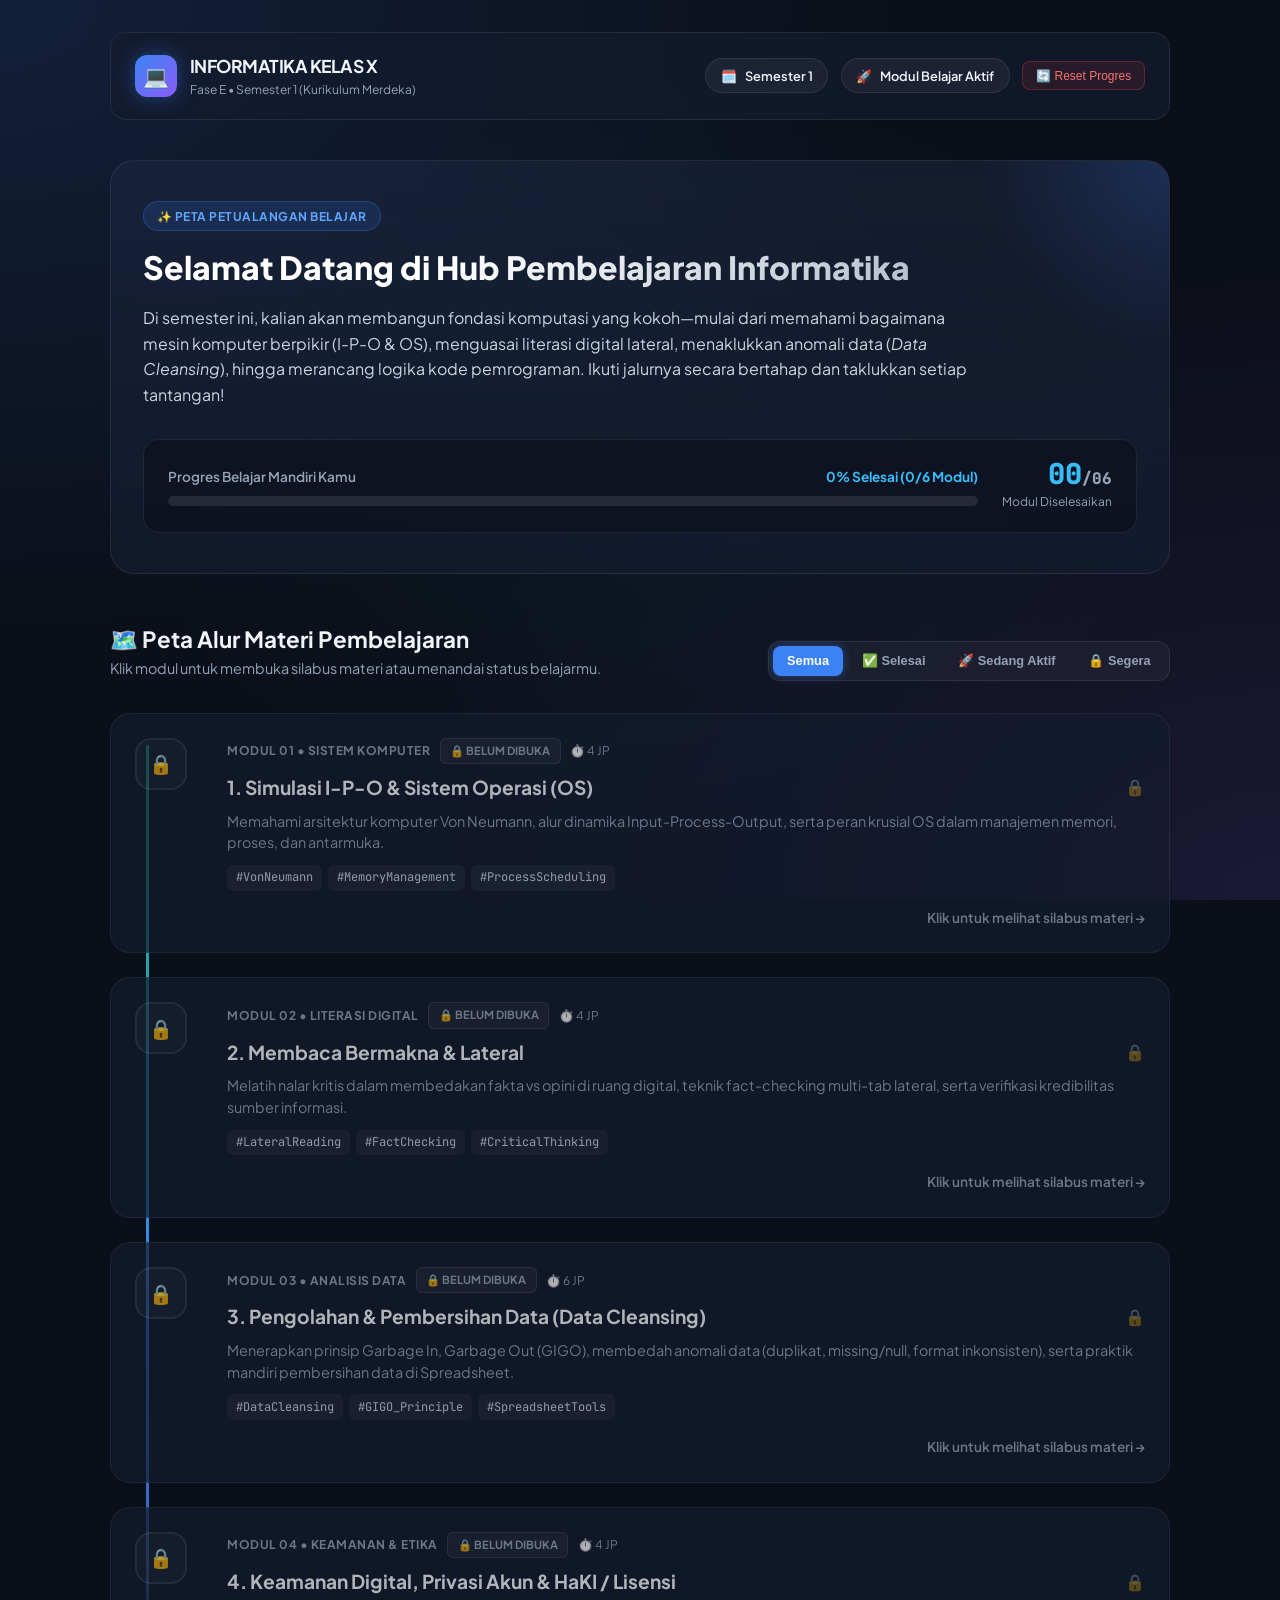
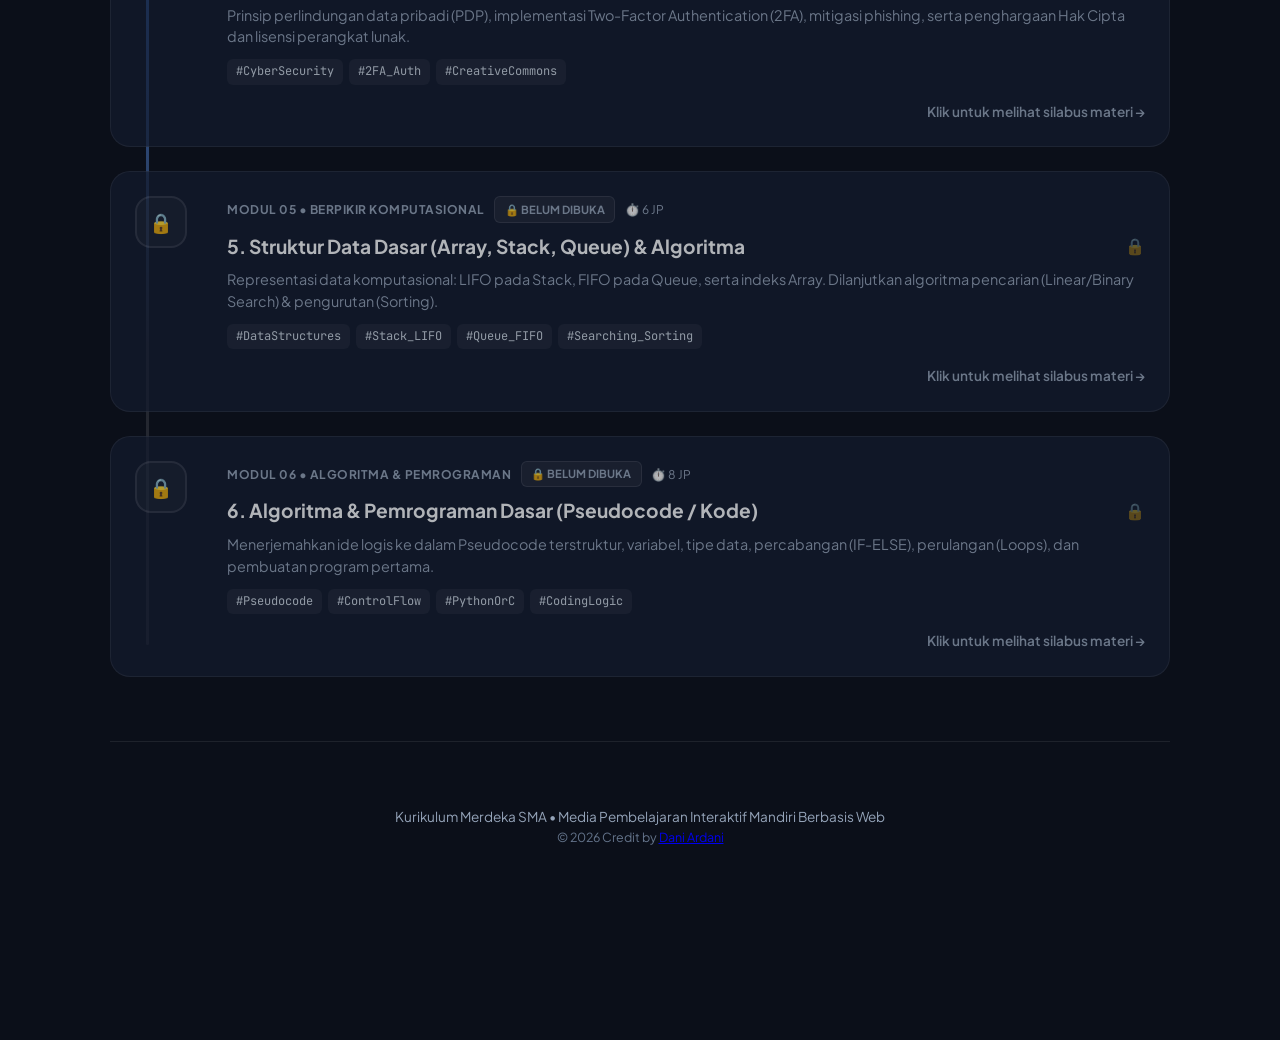
<file: index.html>
<!DOCTYPE html>
<html lang="id">
<head>
    <meta charset="UTF-8">
    <meta name="viewport" content="width=device-width, initial-scale=1.0">
    <title>Dashboard Informatika Kelas X | Roadmap Semester 1</title>
    <link rel="preconnect" href="https://fonts.googleapis.com">
    <link rel="preconnect" href="https://fonts.gstatic.com" crossorigin>
    <link href="https://fonts.googleapis.com/css2?family=Plus+Jakarta+Sans:wght@400;500;600;700;800&family=JetBrains+Mono:wght@400;600&display=swap" rel="stylesheet">
    
    <style>
        :root {
            --bg-main: #0B0F19;
            --bg-card: #131B2E;
            --bg-card-hover: #1A253F;
            --primary: #3B82F6;
            --primary-glow: rgba(59, 130, 246, 0.4);
            --accent-emerald: #10B981;
            --accent-cyan: #06B6D4;
            --text-main: #F1F5F9;
            --text-muted: #94A3B8;
            --border-color: rgba(255, 255, 255, 0.08);
            --glass-bg: rgba(19, 27, 46, 0.75);
        }

        * {
            box-sizing: border-box;
            margin: 0;
            padding: 0;
        }

        body {
            font-family: 'Plus Jakarta Sans', sans-serif;
            background-color: var(--bg-main);
            color: var(--text-main);
            line-height: 1.6;
            min-height: 100vh;
            overflow-x: hidden;
            background-image: 
                radial-gradient(at 0% 0%, rgba(59, 130, 246, 0.15) 0px, transparent 50%),
                radial-gradient(at 100% 100%, rgba(139, 92, 246, 0.12) 0px, transparent 50%),
                radial-gradient(at 50% 50%, rgba(6, 182, 212, 0.05) 0px, transparent 60%);
            background-attachment: fixed;
        }

        .container {
            max-width: 1100px;
            margin: 0 auto;
            padding: 2rem 1.25rem 5rem 1.25rem;
        }

        /* Navbar */
        .navbar {
            display: flex;
            justify-content: space-between;
            align-items: center;
            padding: 1.2rem 1.5rem;
            background: var(--glass-bg);
            backdrop-filter: blur(12px);
            border: 1px solid var(--border-color);
            border-radius: 16px;
            margin-bottom: 2.5rem;
            flex-wrap: wrap;
            gap: 1rem;
        }

        .logo-area {
            display: flex;
            align-items: center;
            gap: 0.8rem;
        }

        .logo-icon {
            width: 42px;
            height: 42px;
            background: linear-gradient(135deg, #3B82F6, #8B5CF6);
            border-radius: 12px;
            display: flex;
            align-items: center;
            justify-content: center;
            font-size: 1.3rem;
            box-shadow: 0 0 20px var(--primary-glow);
        }

        .logo-text h1 {
            font-size: 1.1rem;
            font-weight: 700;
            letter-spacing: -0.5px;
        }

        .logo-text p {
            font-size: 0.75rem;
            color: var(--text-muted);
        }

        .nav-stats {
            display: flex;
            gap: 0.8rem;
            align-items: center;
            flex-wrap: wrap;
        }

        .badge-pill {
            display: inline-flex;
            align-items: center;
            gap: 0.5rem;
            background: rgba(255, 255, 255, 0.05);
            padding: 0.4rem 0.9rem;
            border-radius: 999px;
            font-size: 0.8rem;
            font-weight: 600;
            border: 1px solid var(--border-color);
        }

        .btn-reset {
            background: rgba(239, 68, 68, 0.1);
            border: 1px solid rgba(239, 68, 68, 0.3);
            color: #F87171;
            padding: 0.4rem 0.8rem;
            border-radius: 8px;
            font-size: 0.75rem;
            cursor: pointer;
            transition: all 0.2s;
            display: inline-flex;
            align-items: center;
            gap: 0.3rem;
        }

        .btn-reset:hover {
            background: rgba(239, 68, 68, 0.2);
            color: #FFFFFF;
        }

        /* Hero / Prologue */
        .hero {
            position: relative;
            background: linear-gradient(180deg, rgba(30, 41, 67, 0.5) 0%, rgba(19, 27, 46, 0.8) 100%);
            border: 1px solid var(--border-color);
            border-radius: 24px;
            padding: 2.5rem 2rem;
            margin-bottom: 3rem;
            overflow: hidden;
            backdrop-filter: blur(10px);
        }

        .hero::before {
            content: '';
            position: absolute;
            top: -50%;
            right: -20%;
            width: 400px;
            height: 400px;
            background: radial-gradient(circle, rgba(59, 130, 246, 0.2) 0%, transparent 70%);
            pointer-events: none;
        }

        .hero-tag {
            display: inline-flex;
            align-items: center;
            gap: 0.4rem;
            background: rgba(59, 130, 246, 0.15);
            color: #60A5FA;
            border: 1px solid rgba(59, 130, 246, 0.3);
            padding: 0.3rem 0.8rem;
            border-radius: 999px;
            font-size: 0.75rem;
            font-weight: 700;
            text-transform: uppercase;
            letter-spacing: 0.5px;
            margin-bottom: 1rem;
        }

        .hero h2 {
            font-size: 2rem;
            font-weight: 800;
            line-height: 1.3;
            margin-bottom: 1rem;
            background: linear-gradient(135deg, #FFFFFF 30%, #94A3B8 100%);
            -webkit-background-clip: text;
            -webkit-text-fill-color: transparent;
        }

        .hero p.prolog-text {
            color: #CBD5E1;
            font-size: 1rem;
            max-width: 850px;
            margin-bottom: 2rem;
        }

        /* Progress Card */
        .progress-box {
            background: rgba(11, 15, 25, 0.6);
            border: 1px solid var(--border-color);
            border-radius: 16px;
            padding: 1.25rem 1.5rem;
            display: grid;
            grid-template-columns: 1fr auto;
            align-items: center;
            gap: 1.5rem;
        }

        @media (max-width: 600px) {
            .progress-box {
                grid-template-columns: 1fr;
            }
        }

        .progress-info {
            display: flex;
            flex-direction: column;
            gap: 0.5rem;
        }

        .progress-labels {
            display: flex;
            justify-content: space-between;
            font-size: 0.85rem;
            font-weight: 600;
        }

        .progress-bar-bg {
            height: 10px;
            background: rgba(255, 255, 255, 0.1);
            border-radius: 999px;
            overflow: hidden;
        }

        .progress-bar-fill {
            height: 100%;
            width: 0%;
            background: linear-gradient(90deg, #10B981, #3B82F6);
            border-radius: 999px;
            box-shadow: 0 0 12px rgba(59, 130, 246, 0.6);
            transition: width 0.6s cubic-bezier(0.4, 0, 0.2, 1);
        }

        .progress-stats-pill {
            text-align: right;
        }

        .progress-stats-pill .num {
            font-size: 1.8rem;
            font-weight: 800;
            color: #38BDF8;
            font-family: 'JetBrains Mono', monospace;
            line-height: 1;
        }

        .progress-stats-pill .lbl {
            font-size: 0.75rem;
            color: var(--text-muted);
            margin-top: 0.2rem;
        }

        /* Section Header & Filters */
        .section-header {
            display: flex;
            justify-content: space-between;
            align-items: flex-end;
            margin-bottom: 2rem;
            flex-wrap: wrap;
            gap: 1rem;
        }

        .section-title h3 {
            font-size: 1.4rem;
            font-weight: 700;
            display: flex;
            align-items: center;
            gap: 0.6rem;
        }

        .section-title p {
            font-size: 0.9rem;
            color: var(--text-muted);
        }

        .filter-group {
            display: flex;
            background: rgba(255, 255, 255, 0.04);
            border: 1px solid var(--border-color);
            padding: 0.25rem;
            border-radius: 12px;
            gap: 0.25rem;
            flex-wrap: wrap;
        }

        .filter-btn {
            background: transparent;
            border: none;
            color: var(--text-muted);
            padding: 0.45rem 0.9rem;
            border-radius: 8px;
            font-size: 0.8rem;
            font-weight: 600;
            cursor: pointer;
            transition: all 0.2s ease;
        }

        .filter-btn.active {
            background: var(--primary);
            color: white;
            box-shadow: 0 0 10px var(--primary-glow);
        }

        /* Timeline Container */
        .roadmap-timeline {
            position: relative;
            display: flex;
            flex-direction: column;
            gap: 1.5rem;
        }

        .roadmap-timeline::before {
            content: '';
            position: absolute;
            top: 2rem;
            bottom: 2rem;
            left: 36px;
            width: 3px;
            background: linear-gradient(180deg, #10B981 0%, #3B82F6 40%, rgba(255, 255, 255, 0.1) 80%);
            border-radius: 999px;
            z-index: 1;
        }

        @media (max-width: 768px) {
            .roadmap-timeline::before {
                left: 24px;
            }
        }

        /* Roadmap Item Card */
        .roadmap-card {
            position: relative;
            z-index: 2;
            display: grid;
            grid-template-columns: 72px 1fr;
            gap: 1.25rem;
            background: var(--bg-card);
            border: 1px solid var(--border-color);
            border-radius: 20px;
            padding: 1.5rem;
            cursor: pointer;
            transition: all 0.3s cubic-bezier(0.4, 0, 0.2, 1);
        }

        @media (max-width: 768px) {
            .roadmap-card {
                grid-template-columns: 48px 1fr;
                gap: 1rem;
                padding: 1.25rem 1rem;
            }
        }

        .roadmap-card:hover {
            transform: translateY(-3px);
            border-color: rgba(59, 130, 246, 0.4);
            box-shadow: 0 12px 28px rgba(0, 0, 0, 0.4), 0 0 20px rgba(59, 130, 246, 0.15);
        }

        /* Badges */
        .node-badge {
            width: 52px;
            height: 52px;
            border-radius: 16px;
            display: flex;
            align-items: center;
            justify-content: center;
            font-size: 1.2rem;
            font-weight: 800;
            background: #1E293B;
            border: 2px solid var(--border-color);
            align-self: flex-start;
            transition: all 0.3s ease;
        }

        @media (max-width: 768px) {
            .node-badge {
                width: 44px;
                height: 44px;
                font-size: 1rem;
                border-radius: 12px;
            }
        }

        /* Statuses */
        .roadmap-card.status-completed {
            border-color: rgba(16, 185, 129, 0.3);
        }
        .roadmap-card.status-completed .node-badge {
            background: rgba(16, 185, 129, 0.15);
            border-color: #10B981;
            color: #10B981;
            box-shadow: 0 0 15px rgba(16, 185, 129, 0.3);
        }

        .roadmap-card.status-current {
            border-color: #3B82F6;
            background: linear-gradient(135deg, rgba(30, 48, 80, 0.7) 0%, rgba(19, 27, 46, 0.9) 100%);
            box-shadow: 0 0 25px rgba(59, 130, 246, 0.25);
            animation: pulseCard 3s infinite alternate;
        }

        @keyframes pulseCard {
            0% { border-color: rgba(59, 130, 246, 0.5); }
            100% { border-color: rgba(56, 189, 248, 0.9); }
        }

        .roadmap-card.status-current .node-badge {
            background: #3B82F6;
            border-color: #60A5FA;
            color: #FFFFFF;
            box-shadow: 0 0 20px var(--primary-glow);
        }

        .roadmap-card.status-locked {
            opacity: 0.7;
        }

        .roadmap-card.status-locked .node-badge {
            background: rgba(255, 255, 255, 0.03);
            border-color: rgba(255, 255, 255, 0.1);
            color: var(--text-muted);
        }

        /* Card Contents */
        .card-body {
            display: flex;
            flex-direction: column;
            gap: 0.5rem;
        }

        .card-meta {
            display: flex;
            align-items: center;
            gap: 0.6rem;
            flex-wrap: wrap;
        }

        .step-label {
            font-size: 0.75rem;
            font-weight: 700;
            text-transform: uppercase;
            letter-spacing: 0.5px;
            color: var(--text-muted);
        }

        .tag-status {
            padding: 0.2rem 0.6rem;
            border-radius: 6px;
            font-size: 0.7rem;
            font-weight: 700;
            display: inline-flex;
            align-items: center;
            gap: 0.35rem;
        }

        .tag-completed {
            background: rgba(16, 185, 129, 0.15);
            color: #34D399;
            border: 1px solid rgba(16, 185, 129, 0.3);
        }

        .tag-current {
            background: rgba(59, 130, 246, 0.2);
            color: #93C5FD;
            border: 1px solid rgba(59, 130, 246, 0.4);
        }

        .tag-locked {
            background: rgba(255, 255, 255, 0.05);
            color: #94A3B8;
            border: 1px solid rgba(255, 255, 255, 0.1);
        }

        .card-title {
            font-size: 1.2rem;
            font-weight: 700;
            color: #F8FAFC;
            display: flex;
            align-items: center;
            justify-content: space-between;
            flex-wrap: wrap;
            gap: 0.5rem;
        }

        .card-desc {
            font-size: 0.9rem;
            color: var(--text-muted);
            line-height: 1.5;
        }

        .card-tags {
            display: flex;
            gap: 0.4rem;
            margin-top: 0.2rem;
            flex-wrap: wrap;
        }

        .topic-pill {
            font-size: 0.75rem;
            background: rgba(255, 255, 255, 0.05);
            padding: 0.2rem 0.55rem;
            border-radius: 6px;
            color: #CBD5E1;
            font-family: 'JetBrains Mono', monospace;
        }

        .card-footer-action {
            margin-top: 0.5rem;
            display: flex;
            align-items: center;
            justify-content: flex-end;
            font-size: 0.85rem;
            font-weight: 600;
        }

        .btn-launch {
            display: inline-flex;
            align-items: center;
            gap: 0.4rem;
            background: var(--primary);
            color: white;
            padding: 0.4rem 0.9rem;
            border-radius: 8px;
            font-size: 0.8rem;
            text-decoration: none;
            font-weight: 600;
            box-shadow: 0 0 10px var(--primary-glow);
        }

        /* Modal Dialog */
        .modal-overlay {
            position: fixed;
            inset: 0;
            background: rgba(0, 0, 0, 0.8);
            backdrop-filter: blur(8px);
            z-index: 100;
            display: flex;
            align-items: center;
            justify-content: center;
            padding: 1.25rem;
            opacity: 0;
            visibility: hidden;
            transition: all 0.25s ease;
        }

        .modal-overlay.active {
            opacity: 1;
            visibility: visible;
        }

        .modal-box {
            background: var(--bg-card);
            border: 1px solid var(--border-color);
            border-radius: 20px;
            max-width: 600px;
            width: 100%;
            padding: 1.8rem;
            position: relative;
            transform: scale(0.95);
            transition: transform 0.25s ease;
            max-height: 90vh;
            overflow-y: auto;
        }

        .modal-overlay.active .modal-box {
            transform: scale(1);
        }

        .modal-close {
            position: absolute;
            top: 1.2rem;
            right: 1.2rem;
            background: rgba(255, 255, 255, 0.05);
            border: 1px solid var(--border-color);
            color: var(--text-muted);
            width: 32px;
            height: 32px;
            border-radius: 50%;
            cursor: pointer;
            display: flex;
            align-items: center;
            justify-content: center;
            font-size: 1.1rem;
        }

        .modal-close:hover {
            background: rgba(255, 255, 255, 0.15);
            color: white;
        }

        .modal-header {
            margin-bottom: 1.2rem;
        }

        .modal-header h4 {
            font-size: 1.3rem;
            font-weight: 700;
            margin-top: 0.4rem;
            color: #F8FAFC;
        }

        .modal-content-section {
            margin-bottom: 1.1rem;
        }

        .modal-content-section h5 {
            font-size: 0.85rem;
            text-transform: uppercase;
            letter-spacing: 0.5px;
            color: #38BDF8;
            margin-bottom: 0.4rem;
        }

        .modal-content-section ul {
            padding-left: 1.2rem;
            font-size: 0.9rem;
            color: #CBD5E1;
        }

        .modal-content-section ul li {
            margin-bottom: 0.3rem;
        }

        .modal-actions {
            margin-top: 1.8rem;
            display: flex;
            gap: 0.8rem;
            justify-content: space-between;
            align-items: center;
            flex-wrap: wrap;
        }

        .btn-toggle-status {
            background: rgba(16, 185, 129, 0.15);
            border: 1px solid rgba(16, 185, 129, 0.4);
            color: #34D399;
            padding: 0.55rem 0.9rem;
            border-radius: 10px;
            font-size: 0.85rem;
            font-weight: 600;
            cursor: pointer;
            display: inline-flex;
            align-items: center;
            gap: 0.4rem;
        }

        .btn-toggle-status.undo {
            background: rgba(239, 68, 68, 0.15);
            border-color: rgba(239, 68, 68, 0.4);
            color: #F87171;
        }

        .btn-secondary {
            background: rgba(255, 255, 255, 0.06);
            border: 1px solid var(--border-color);
            color: var(--text-main);
            padding: 0.55rem 1rem;
            border-radius: 10px;
            font-size: 0.85rem;
            cursor: pointer;
        }

        .btn-primary {
            background: linear-gradient(135deg, #3B82F6, #2563EB);
            border: none;
            color: white;
            padding: 0.55rem 1.2rem;
            border-radius: 10px;
            font-size: 0.85rem;
            font-weight: 600;
            cursor: pointer;
            text-decoration: none;
            box-shadow: 0 0 15px var(--primary-glow);
        }

        /* Toast */
        .toast {
            position: fixed;
            bottom: 2rem;
            right: 2rem;
            background: #1E293B;
            border: 1px solid #3B82F6;
            color: white;
            padding: 0.75rem 1.2rem;
            border-radius: 12px;
            font-size: 0.85rem;
            box-shadow: 0 10px 25px rgba(0,0,0,0.5);
            z-index: 999;
            display: flex;
            align-items: center;
            gap: 0.6rem;
            transform: translateY(100px);
            opacity: 0;
            transition: all 0.3s ease;
        }
        .toast.show {
            transform: translateY(0);
            opacity: 1;
        }

        footer {
            text-align: center;
            padding: 2rem 0;
            color: var(--text-muted);
            font-size: 0.85rem;
            border-top: 1px solid var(--border-color);
            margin-top: 4rem;
        }
    </style>
</head>
<body>

    <div class="container">
        <header class="navbar">
            <div class="logo-area">
                <div class="logo-icon">💻</div>
                <div class="logo-text">
                    <h1>INFORMATIKA KELAS X</h1>
                    <p>Fase E • Semester 1 (Kurikulum Merdeka)</p>
                </div>
            </div>
            <div class="nav-stats">
                <div class="badge-pill">
                    <span>🗓️</span>
                    <span>Semester 1</span>
                </div>
                <div class="badge-pill" id="nav-active-pill">
                    <span>🚀</span>
                    <span id="nav-active-text">Modul 3 / 6 Aktif</span>
                </div>
                <button class="btn-reset" onclick="resetAllProgress()" title="Kembalikan ke status awal">
                    🔄 Reset Progres
                </button>
            </div>
        </header>

        <section class="hero">
            <div class="hero-tag">✨ Peta Petualangan Belajar</div>
            <h2>Selamat Datang di Hub Pembelajaran Informatika</h2>
            <p class="prolog-text">
                Di semester ini, kalian akan membangun fondasi komputasi yang kokoh—mulai dari memahami bagaimana mesin komputer berpikir (I-P-O & OS), menguasai literasi digital lateral, menaklukkan anomali data (<em>Data Cleansing</em>), hingga merancang logika kode pemrograman. Ikuti jalurnya secara bertahap dan taklukkan setiap tantangan!
            </p>

            <div class="progress-box">
                <div class="progress-info">
                    <div class="progress-labels">
                        <span style="color: #94A3B8;">Progres Belajar Mandiri Kamu</span>
                        <span style="color: #38BDF8; font-weight: 700;" id="progress-percent">0% Selesai</span>
                    </div>
                    <div class="progress-bar-bg">
                        <div class="progress-bar-fill" id="progress-bar"></div>
                    </div>
                </div>
                <div class="progress-stats-pill">
                    <div class="num" id="progress-count">00<span style="font-size: 1rem; color: var(--text-muted);">/06</span></div>
                    <div class="lbl">Modul Diselesaikan</div>
                </div>
            </div>
        </section>

        <section>
            <div class="section-header">
                <div class="section-title">
                    <h3>🗺️ Peta Alur Materi Pembelajaran</h3>
                    <p>Klik modul untuk membuka silabus materi atau menandai status belajarmu.</p>
                </div>
                <div class="filter-group">
                    <button class="filter-btn active" onclick="filterRoadmap('all', this)">Semua</button>
                    <button class="filter-btn" onclick="filterRoadmap('completed', this)">✅ Selesai</button>
                    <button class="filter-btn" onclick="filterRoadmap('current', this)">🚀 Sedang Aktif</button>
                    <button class="filter-btn" onclick="filterRoadmap('locked', this)">🔒 Segera</button>
                </div>
            </div>

            <div class="roadmap-timeline" id="timelineContainer"></div>
        </section>

        <div class="modal-overlay" id="detailModal" onclick="closeModal(event)">
            <div class="modal-box" onclick="event.stopPropagation()">
                <button class="modal-close" onclick="forceCloseModal()">✕</button>
                <div class="modal-header">
                    <span id="modalMeta" class="step-label" style="color: #38BDF8;">MODUL</span>
                    <h4 id="modalTitle">Judul Modul</h4>
                </div>
                <div class="modal-content-section">
                    <h5>🎯 Tujuan Pembelajaran (TP)</h5>
                    <ul id="modalGoals"></ul>
                </div>
                <div class="modal-content-section">
                    <h5>📌 Materi & Topik Bahasan</h5>
                    <ul id="modalTopics"></ul>
                </div>
                <div class="modal-content-section">
                    <h5>💡 Aktivitas & Praktik Siswa</h5>
                    <p id="modalActivity" style="font-size: 0.9rem; color: #CBD5E1;"></p>
                </div>
                
                <div class="modal-actions">
                    <button id="modalToggleBtn" class="btn-toggle-status" onclick="toggleCurrentModuleStatus()"></button>
                    <div style="display: flex; gap: 0.6rem;">
                        <button class="btn-secondary" onclick="forceCloseModal()">Tutup</button>
                        <a href="#" id="modalActionBtn" class="btn-primary">Mulai Belajar 🚀</a>
                    </div>
                </div>
            </div>
        </div>

        <div class="toast" id="toastBox">
            <span id="toastIcon">🎉</span>
            <span id="toastMsg">Progres berhasil diperbarui!</span>
        </div>

<footer>
        <div class="container footer-content">
            <p class="copyright-text">
                Kurikulum Merdeka SMA • Media Pembelajaran Interaktif Mandiri Berbasis Web
            </p>
            <p style="font-size: 0.78rem; color: #64748B;">
				&copy; 2026 Credit by  
                <a href="profil.html" class="author-link" title="Kunjungi Profil Pengembang">Dani Ardani</a>
                
            </p>
        </div>
    </footer>
    </div>

    <script>
        const STORAGE_KEY = 'informatika_x_sem1_roadmap';

        // Status awal: Modul 1 & 2 selesai, Modul 3 sedang aktif, Modul 4-6 belum dibuka
        const defaultProgress = {
            1: 'locked',
            2: 'locked',
            3: 'locked',
            4: 'locked',
            5: 'locked',
            6: 'locked'
        };

        const moduleData = {
            1: {
                id: 1,
                element: "SISTEM KOMPUTER",
                duration: "4 JP",
                title: "Simulasi I-P-O & Sistem Operasi (OS)",
                desc: "Memahami arsitektur komputer Von Neumann, alur dinamika Input-Process-Output, serta peran krusial OS dalam manajemen memori, proses, dan antarmuka.",
                tags: ["#VonNeumann", "#MemoryManagement", "#ProcessScheduling"],
                goals: [
                    "Memahami model arsitektur komputer Von Neumann.",
                    "Menyimulasikan dinamika alur Input-Process-Output (I-P-O).",
                    "Menganalisis peran dan fungsi sistem operasi dalam pengelolaan sumber daya hardware & user."
                ],
                topics: [
                    "Siklus Mesin: Fetch, Decode, Execute.",
                    "Struktur CPU, RAM, Storage, dan Bus Sistem.",
                    "Fungsi OS: Manajemen Memori, CPU Scheduling, File System, & Device Drivers."
                ],
                activity: "Simulasi visual interaktif 'CPU Simulator' dan studi kasus pelacakan alur data saat menekan tombol keyboard hingga tampil di layar.",
                btnLink: "materi-01-ipo-os.html"
            },
            2: {
                id: 2,
                element: "LITERASI DIGITAL",
                duration: "4 JP",
                title: "Membaca Bermakna & Lateral",
                desc: "Melatih nalar kritis dalam membedakan fakta vs opini di ruang digital, teknik fact-checking multi-tab lateral, serta verifikasi kredibilitas sumber informasi.",
                tags: ["#LateralReading", "#FactChecking", "#CriticalThinking"],
                goals: [
                    "Membedakan fakta, opini, dan misinformasi/disinformasi di internet.",
                    "Menerapkan teknik membaca lateral (lateral reading) dengan multi-tab fact checking.",
                    "Mengevaluasi otoritas dan kredibilitas domain/sumber berita online."
                ],
                topics: [
                    "Metode Verifikasi Informasi: Kredibilitas Penulis, Bukti, dan Konfirmasi Silang.",
                    "Mengenal Bias Konfirmasi dan Algoritma Ruang Gema (Echo Chambers).",
                    "Pemanfaatan Perkakas Cek Fakta Digital (Google Fact Check Explorer, TurnBackHoax)."
                ],
                activity: "Bedah kasus investigasi berita viral: Siswa mencari 3 sumber pembanding independen untuk memvalidasi klaim informasi.",
                btnLink: "materi-02-lateral-reading.html"
            },
            3: {
                id: 3,
                element: "ANALISIS DATA",
                duration: "6 JP",
                title: "Pengolahan & Pembersihan Data (Data Cleansing)",
                desc: "Menerapkan prinsip Garbage In, Garbage Out (GIGO), membedah anomali data (duplikat, missing/null, format inkonsisten), serta praktik mandiri pembersihan data di Spreadsheet.",
                tags: ["#DataCleansing", "#GIGO_Principle", "#SpreadsheetTools"],
                goals: [
                    "Memahami prinsip kritis GIGO (Garbage In, Garbage Out) dalam pengambilan keputusan.",
                    "Mengidentifikasi 4 jenis anomali data: duplikasi, missing values, inkonsistensi teks, dan format keliru.",
                    "Mempraktikkan teknik pembersihan data secara mandiri menggunakan fitur perkakas spreadsheet."
                ],
                topics: [
                    "Konsep Integritas & Kualitas Data.",
                    "Fungsi Pembersihan Spreadsheet: TRIM, PROPER/UPPER, Remove Duplicates, Text-to-Columns, IF-ISBLANK.",
                    "Validasi Data: Pengaturan batas nilai (Data Validation Rule) dan penanganan data kosong."
                ],
                activity: "Lab Praktik 'Detektif Data': Mengunduh dataset kotor (data siswa fiktif) lalu membersihkannya hingga rapi dan siap dianalisis.",
                btnLink: "materi-03-data-cleansing.html"
            },
            4: {
                id: 4,
                element: "KEAMANAN & ETIKA",
                duration: "4 JP",
                title: "Keamanan Digital, Privasi Akun & HaKI / Lisensi",
                desc: "Prinsip perlindungan data pribadi (PDP), implementasi Two-Factor Authentication (2FA), mitigasi phishing, serta penghargaan Hak Cipta dan lisensi perangkat lunak.",
                tags: ["#CyberSecurity", "#2FA_Auth", "#CreativeCommons"],
                goals: [
                    "Memahami pentingnya proteksi identitas dan privasi data pribadi di ranah daring.",
                    "Menerapkan mekanisme keamanan akun multi-lapis (Strong Password & 2FA).",
                    "Memahami etika digital, Hak atas Kekayaan Intelektual (HaKI), dan lisensi open source / Creative Commons."
                ],
                topics: [
                    "Prinsip Cyber Hygiene & Pencegahan Phishing / Social Engineering.",
                    "Two-Factor Authentication (2FA) & Password Managers.",
                    "Lisensi Karya Digital: Copyright vs Copyleft vs Creative Commons (CC BY, SA, NC, ND)."
                ],
                activity: "Audit keamanan akun pribadi mandiri dan simulasi identifikasi email phishing bertarget.",
                btnLink: "materi-04-security-privacy.html"
            },
            5: {
                id: 5,
                element: "BERPIKIR KOMPUTASIONAL",
                duration: "6 JP",
                title: "Struktur Data Dasar (Array, Stack, Queue) & Algoritma",
                desc: "Representasi data komputasional: LIFO pada Stack, FIFO pada Queue, serta indeks Array. Dilanjutkan algoritma pencarian (Linear/Binary Search) & pengurutan (Sorting).",
                tags: ["#DataStructures", "#Stack_LIFO", "#Queue_FIFO", "#Searching_Sorting"],
                goals: [
                    "Memahami representasi data terstruktur dalam komputasi.",
                    "Membedakan perilaku mekanisme Stack (LIFO) dan Queue (FIFO).",
                    "Menerapkan logika algoritma searching dan sorting sederhana."
                ],
                topics: [
                    "Konsep Koleksi: Array & List Satu Dimensi.",
                    "Mekanisme Stack (Push, Pop, Top) dan Queue (Enqueue, Dequeue).",
                    "Algoritma Pengurutan (Bubble/Selection) & Pencarian (Linear vs Binary Search)."
                ],
                activity: "Simulasi antrian fisik (Queue) vs tumpukan baki (Stack) serta trace tabel langkah algoritma pengurutan.",
                btnLink: "materi-05-struktur-data.html"
            },
            6: {
                id: 6,
                element: "ALGORITMA & PEMROGRAMAN",
                duration: "8 JP",
                title: "Algoritma & Pemrograman Dasar (Pseudocode / Kode)",
                desc: "Menerjemahkan ide logis ke dalam Pseudocode terstruktur, variabel, tipe data, percabangan (IF-ELSE), perulangan (Loops), dan pembuatan program pertama.",
                tags: ["#Pseudocode", "#ControlFlow", "#PythonOrC", "#CodingLogic"],
                goals: [
                    "Merumuskan solusi komputasi dalam bentuk notasi Pseudocode standar.",
                    "Mengimplementasikan struktur kontrol: sekuensial, percabangan (if-else), dan perulangan (loop).",
                    "Membuat program modular sederhana untuk memecahkan persoalan sehari-hari."
                ],
                topics: [
                    "Notasi Algoritmik & Pseudocode vs Flowchart.",
                    "Variabel, Tipe Data, dan Operator Logika/Aritmatika.",
                    "Struktur Kondisional (IF / ELSE IF / ELSE) dan Perulangan (FOR / WHILE).",
                    "Pengenalan dasar sintaks kode pemrograman."
                ],
                activity: "Proyek Mini Coding: Membuat program kalkulator Indeks Massa Tubuh (BMI) atau kalkulator kasir diskon toko.",
                btnLink: "materi-06-pemrograman-dasar.html"
            }
        };

        let currentActiveModalId = null;
        let activeFilter = 'all';

        function getProgress() {
            const saved = localStorage.getItem(STORAGE_KEY);
            if (!saved) {
                localStorage.setItem(STORAGE_KEY, JSON.stringify(defaultProgress));
                return { ...defaultProgress };
            }
            try {
                return JSON.parse(saved);
            } catch (e) {
                return { ...defaultProgress };
            }
        }

        function saveProgress(progress) {
            localStorage.setItem(STORAGE_KEY, JSON.stringify(progress));
            renderDashboard();
        }

        function resetAllProgress() {
            if (confirm('Kembalikan status roadmap belajar ke konfigurasi awal?')) {
                localStorage.setItem(STORAGE_KEY, JSON.stringify(defaultProgress));
                renderDashboard();
                showToast('Progres belajar berhasil direset!', '🔄');
            }
        }

        function renderDashboard() {
            const progress = getProgress();
            const totalModules = 6;
            let completedCount = 0;
            let currentActiveId = null;

            for (let i = 1; i <= totalModules; i++) {
                if (progress[i] === 'completed') {
                    completedCount++;
                } else if (progress[i] === 'current' && !currentActiveId) {
                    currentActiveId = i;
                }
            }

            const percentage = Math.round((completedCount / totalModules) * 100);

            // Update Progress Bar
            document.getElementById('progress-bar').style.width = percentage + '%';
            document.getElementById('progress-percent').innerText = `${percentage}% Selesai (${completedCount}/${totalModules} Modul)`;
            document.getElementById('progress-count').innerHTML = `${String(completedCount).padStart(2, '0')}<span style="font-size: 1rem; color: var(--text-muted);">/06</span>`;

            if (currentActiveId) {
                document.getElementById('nav-active-text').innerText = `Modul ${currentActiveId} / 6 Aktif`;
            } else if (completedCount === totalModules) {
                document.getElementById('nav-active-text').innerText = `🎉 Semua Tuntas!`;
            } else {
                document.getElementById('nav-active-text').innerText = `Modul Belajar Aktif`;
            }

            // Render Roadmap
            const container = document.getElementById('timelineContainer');
            container.innerHTML = '';

            for (let i = 1; i <= totalModules; i++) {
                const item = moduleData[i];
                const status = progress[i] || 'locked';

                let statusBadgeHTML = '';
                let nodeBadgeHTML = '';
                let footerText = '';
                let actionBtnHTML = '';

                if (status === 'completed') {
                    nodeBadgeHTML = `<div class="node-badge">✓</div>`;
                    statusBadgeHTML = `<span class="tag-status tag-completed">✅ SELESAI</span>`;
                    footerText = `<span>Lihat Kembali Rangkuman →</span>`;
                    actionBtnHTML = `<span style="font-size: 0.9rem; color: #10B981; font-weight: 600;">Selesai ✓</span>`;
                } else if (status === 'current') {
                    nodeBadgeHTML = `<div class="node-badge">${String(i).padStart(2, '0')}</div>`;
                    statusBadgeHTML = `<span class="tag-status tag-current">👈 SEDANG AKTIF</span>`;
                    footerText = `<span style="color: #60A5FA; font-weight:700;">👉 Klik untuk Masuk ke Modul ${i}</span>`;
                    actionBtnHTML = `<span class="btn-launch" onclick="event.stopPropagation(); window.location.href='${item.btnLink}'">Buka Modul 🚀</span>`;
                } else {
                    nodeBadgeHTML = `<div class="node-badge">🔒</div>`;
                    statusBadgeHTML = `<span class="tag-status tag-locked">🔒 BELUM DIBUKA</span>`;
                    footerText = `<span style="color: var(--text-muted);">Klik untuk melihat silabus materi →</span>`;
                    actionBtnHTML = `<span style="font-size: 1rem; opacity: 0.5;">🔒</span>`;
                }

                const cardHTML = `
                    <div class="roadmap-card status-${status}" data-status="${status}" onclick="openModal(${i})">
                        ${nodeBadgeHTML}
                        <div class="card-body">
                            <div class="card-meta">
                                <span class="step-label">MODUL 0${i} • ${item.element}</span>
                                ${statusBadgeHTML}
                                <span style="font-size: 0.75rem; color: var(--text-muted);">⏱️ ${item.duration}</span>
                            </div>
                            <div class="card-title">
                                <span>${i}. ${item.title}</span>
                                ${actionBtnHTML}
                            </div>
                            <p class="card-desc">${item.desc}</p>
                            <div class="card-tags">
                                ${item.tags.map(t => `<span class="topic-pill">${t}</span>`).join('')}
                            </div>
                            <div class="card-footer-action">
                                ${footerText}
                            </div>
                        </div>
                    </div>
                `;
                container.insertAdjacentHTML('beforeend', cardHTML);
            }

            applyFilterToCards(activeFilter);
        }

        function openModal(id) {
            currentActiveModalId = id;
            const data = moduleData[id];
            const progress = getProgress();
            const status = progress[id] || 'locked';

            document.getElementById('modalMeta').innerText = `MODUL 0${id} • ${data.element}`;
            document.getElementById('modalTitle').innerText = `${id}. ${data.title}`;
            
            document.getElementById('modalGoals').innerHTML = data.goals.map(g => `<li>${g}</li>`).join('');
            document.getElementById('modalTopics').innerHTML = data.topics.map(t => `<li>${t}</li>`).join('');
            document.getElementById('modalActivity').innerText = data.activity;
            
            const mainBtn = document.getElementById('modalActionBtn');
            mainBtn.href = data.btnLink;
            mainBtn.innerText = (status === 'completed') ? 'Buka Review Modul ↗' : 'Masuk Ruang Belajar 🚀';

            const toggleBtn = document.getElementById('modalToggleBtn');
            if (status === 'completed') {
                toggleBtn.className = 'btn-toggle-status undo';
                toggleBtn.innerHTML = '↩️ Tandai Belum Selesai';
            } else {
                toggleBtn.className = 'btn-toggle-status';
                toggleBtn.innerHTML = '✅ Tandai Sudah Selesai';
            }

            document.getElementById('detailModal').classList.add('active');
        }

        function toggleCurrentModuleStatus() {
            if (!currentActiveModalId) return;
            const id = currentActiveModalId;
            const progress = getProgress();

            if (progress[id] === 'completed') {
                progress[id] = 'current';
                showToast(`Modul ${id} diubah menjadi 'Sedang Dipelajari'`, 'ℹ️');
            } else {
                progress[id] = 'completed';
                if (id + 1 <= 6 && progress[id + 1] === 'locked') {
                    progress[id + 1] = 'current';
                }
                showToast(`Keren! Modul ${id} berhasil diselesaikan! 🎉`, '🎉');
            }

            saveProgress(progress);
            openModal(id);
        }

        function closeModal(event) {
            if (event.target.id === 'detailModal') {
                document.getElementById('detailModal').classList.remove('active');
            }
        }

        function forceCloseModal() {
            document.getElementById('detailModal').classList.remove('active');
        }

        function filterRoadmap(status, btnElement) {
            activeFilter = status;
            const buttons = document.querySelectorAll('.filter-btn');
            buttons.forEach(btn => btn.classList.remove('active'));
            if (btnElement) btnElement.classList.add('active');
            applyFilterToCards(status);
        }

        function applyFilterToCards(status) {
            const cards = document.querySelectorAll('.roadmap-card');
            cards.forEach(card => {
                const cardStatus = card.getAttribute('data-status');
                if (status === 'all' || cardStatus === status) {
                    card.style.display = 'grid';
                } else {
                    card.style.display = 'none';
                }
            });
        }

        function showToast(message, icon = '✅') {
            const toast = document.getElementById('toastBox');
            document.getElementById('toastMsg').innerText = message;
            document.getElementById('toastIcon').innerText = icon;
            toast.classList.add('show');
            setTimeout(() => {
                toast.classList.remove('show');
            }, 3000);
        }

        document.addEventListener('keydown', function(e) {
            if (e.key === 'Escape') forceCloseModal();
        });

        document.addEventListener('DOMContentLoaded', () => {
            renderDashboard();
        });
    </script>
</body>
</html>
</file>
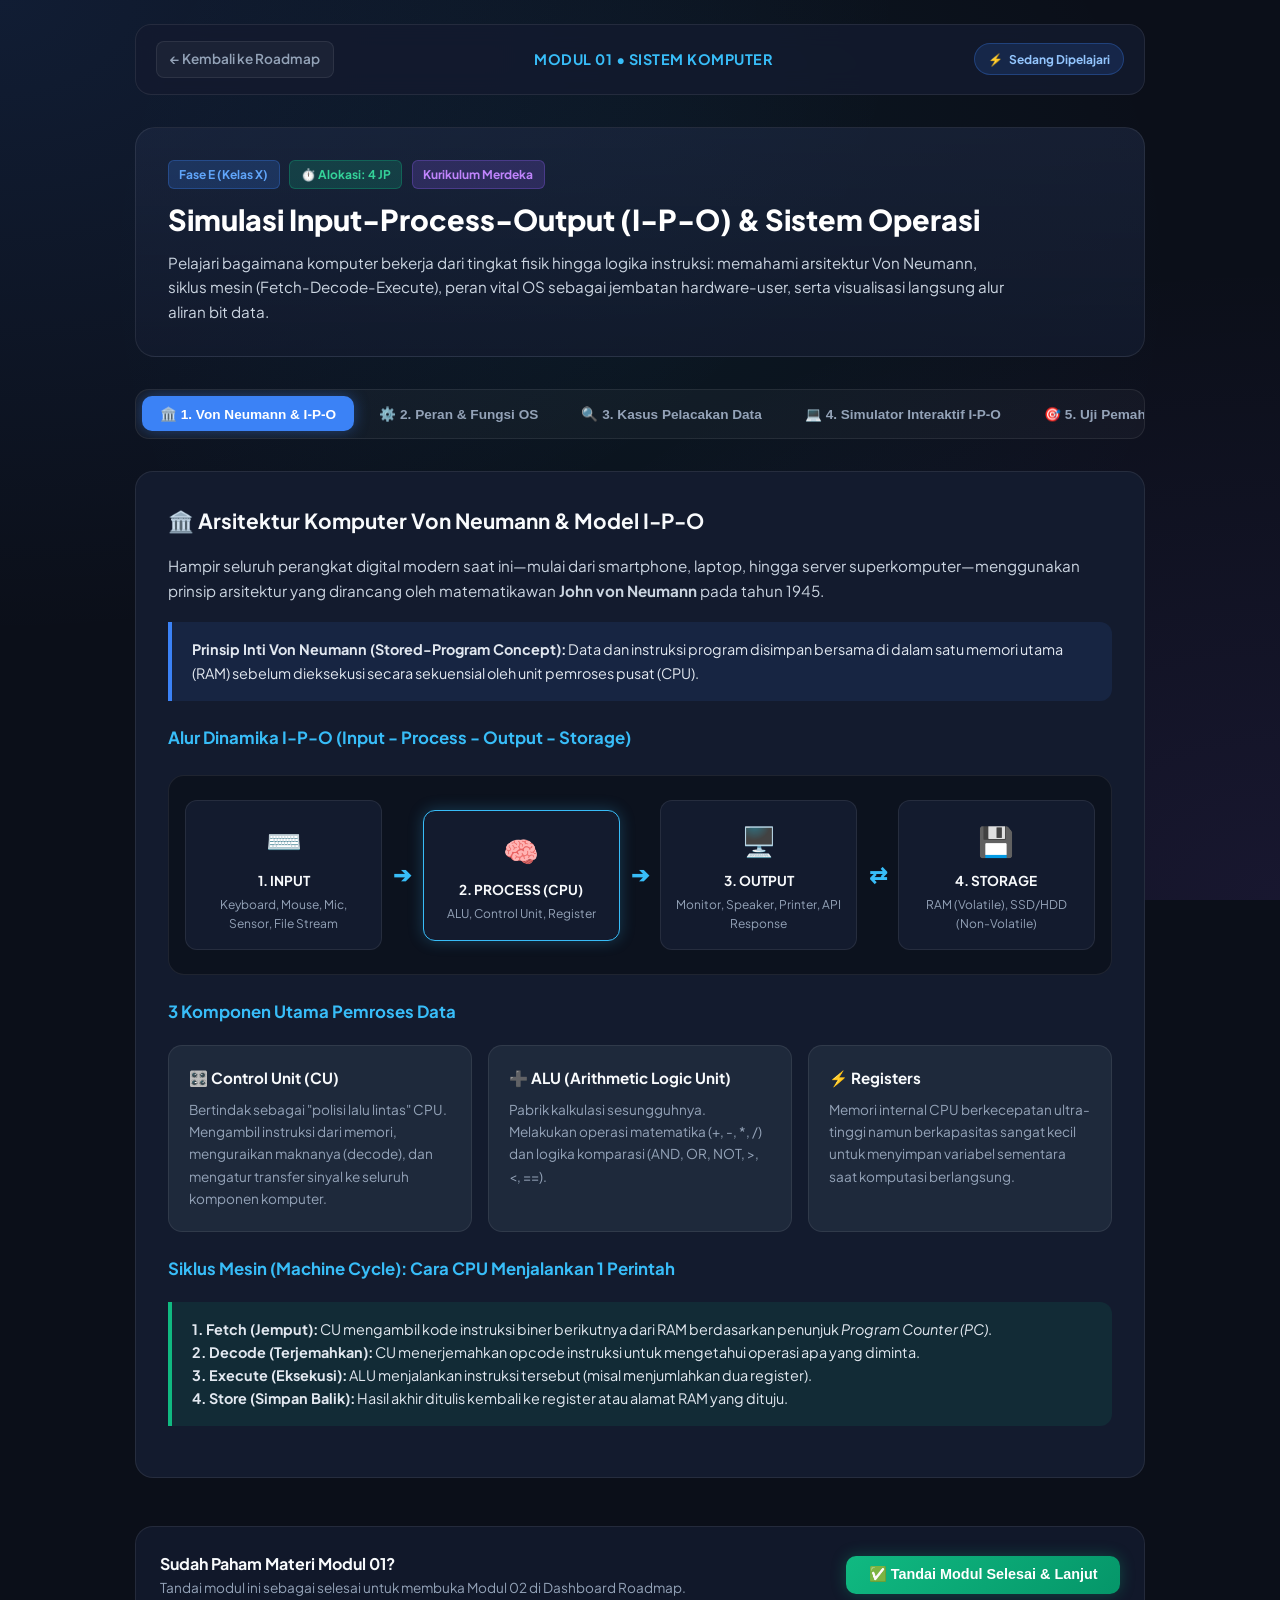
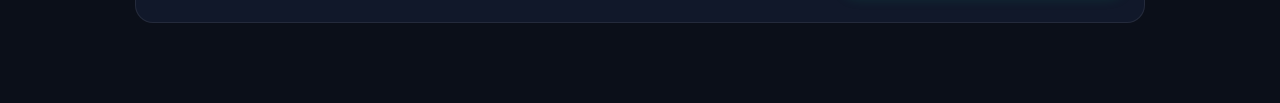
<file: materi-01-ipo-os.html>
<!DOCTYPE html>
<html lang="id">
<head>
    <meta charset="UTF-8">
    <meta name="viewport" content="width=device-width, initial-scale=1.0">
    <title>Modul 01: Simulasi I-P-O & Sistem Operasi (OS) | Informatika Kelas X</title>
    <link rel="preconnect" href="https://fonts.googleapis.com">
    <link rel="preconnect" href="https://fonts.gstatic.com" crossorigin>
    <link href="https://fonts.googleapis.com/css2?family=Plus+Jakarta+Sans:wght@400;500;600;700;800&family=JetBrains+Mono:wght@400;600;700&display=swap" rel="stylesheet">

    <style>
        :root {
            --bg-main: #0B0F19;
            --bg-card: #131B2E;
            --bg-card-alt: #1E293B;
            --primary: #3B82F6;
            --primary-glow: rgba(59, 130, 246, 0.4);
            --accent-emerald: #10B981;
            --accent-cyan: #06B6D4;
            --accent-amber: #F59E0B;
            --accent-purple: #8B5CF6;
            --text-main: #F1F5F9;
            --text-muted: #94A3B8;
            --border-color: rgba(255, 255, 255, 0.08);
            --glass-bg: rgba(19, 27, 46, 0.85);
        }

        * {
            box-sizing: border-box;
            margin: 0;
            padding: 0;
        }

        body {
            font-family: 'Plus Jakarta Sans', sans-serif;
            background-color: var(--bg-main);
            color: var(--text-main);
            line-height: 1.6;
            min-height: 100vh;
            background-image: 
                radial-gradient(at 0% 0%, rgba(59, 130, 246, 0.12) 0px, transparent 50%),
                radial-gradient(at 100% 100%, rgba(139, 92, 246, 0.1) 0px, transparent 50%),
                radial-gradient(at 50% 30%, rgba(6, 182, 212, 0.05) 0px, transparent 60%);
            background-attachment: fixed;
        }

        .container {
            max-width: 1050px;
            margin: 0 auto;
            padding: 1.5rem 1.25rem 5rem 1.25rem;
        }

        /* Top Nav Bar */
        .top-nav {
            display: flex;
            justify-content: space-between;
            align-items: center;
            padding: 1rem 1.25rem;
            background: var(--glass-bg);
            backdrop-filter: blur(12px);
            border: 1px solid var(--border-color);
            border-radius: 16px;
            margin-bottom: 2rem;
            flex-wrap: wrap;
            gap: 0.8rem;
        }

        .btn-back {
            display: inline-flex;
            align-items: center;
            gap: 0.5rem;
            color: var(--text-muted);
            text-decoration: none;
            font-size: 0.85rem;
            font-weight: 600;
            padding: 0.4rem 0.8rem;
            border-radius: 8px;
            background: rgba(255, 255, 255, 0.04);
            border: 1px solid var(--border-color);
            transition: all 0.2s;
        }

        .btn-back:hover {
            color: white;
            background: rgba(255, 255, 255, 0.1);
        }

        .nav-title {
            font-size: 0.9rem;
            font-weight: 700;
            color: #38BDF8;
            letter-spacing: 0.5px;
        }

        .complete-status-badge {
            display: inline-flex;
            align-items: center;
            gap: 0.4rem;
            padding: 0.35rem 0.8rem;
            border-radius: 999px;
            font-size: 0.75rem;
            font-weight: 700;
        }
        .status-badge-done {
            background: rgba(16, 185, 129, 0.15);
            color: #34D399;
            border: 1px solid rgba(16, 185, 129, 0.3);
        }
        .status-badge-active {
            background: rgba(59, 130, 246, 0.15);
            color: #93C5FD;
            border: 1px solid rgba(59, 130, 246, 0.3);
        }

        /* Header Module */
        .module-header {
            background: linear-gradient(180deg, rgba(30, 41, 67, 0.6) 0%, rgba(19, 27, 46, 0.8) 100%);
            border: 1px solid var(--border-color);
            border-radius: 20px;
            padding: 2rem;
            margin-bottom: 2rem;
            position: relative;
            overflow: hidden;
        }

        .module-meta {
            display: flex;
            gap: 0.6rem;
            align-items: center;
            margin-bottom: 0.75rem;
            flex-wrap: wrap;
        }

        .tag-pill {
            background: rgba(59, 130, 246, 0.2);
            color: #60A5FA;
            border: 1px solid rgba(59, 130, 246, 0.3);
            padding: 0.25rem 0.65rem;
            border-radius: 6px;
            font-size: 0.75rem;
            font-weight: 700;
        }

        .module-title {
            font-size: 1.8rem;
            font-weight: 800;
            color: #FFFFFF;
            margin-bottom: 0.8rem;
            line-height: 1.3;
        }

        .module-desc {
            color: #CBD5E1;
            font-size: 0.95rem;
            max-width: 850px;
        }

        /* Tabs Nav */
        .tab-nav {
            display: flex;
            gap: 0.5rem;
            background: rgba(255, 255, 255, 0.03);
            padding: 0.4rem;
            border-radius: 14px;
            border: 1px solid var(--border-color);
            margin-bottom: 2rem;
            overflow-x: auto;
            white-space: nowrap;
        }

        .tab-btn {
            background: transparent;
            border: none;
            color: var(--text-muted);
            padding: 0.6rem 1.1rem;
            border-radius: 10px;
            font-size: 0.85rem;
            font-weight: 600;
            cursor: pointer;
            transition: all 0.2s ease;
            display: flex;
            align-items: center;
            gap: 0.4rem;
        }

        .tab-btn:hover {
            color: #FFFFFF;
            background: rgba(255, 255, 255, 0.05);
        }

        .tab-btn.active {
            background: var(--primary);
            color: #FFFFFF;
            box-shadow: 0 0 15px var(--primary-glow);
        }

        /* Content Sections */
        .tab-pane {
            display: none;
            animation: fadeIn 0.3s ease;
        }
        .tab-pane.active {
            display: block;
        }

        @keyframes fadeIn {
            from { opacity: 0; transform: translateY(6px); }
            to { opacity: 1; transform: translateY(0); }
        }

        .content-card {
            background: var(--bg-card);
            border: 1px solid var(--border-color);
            border-radius: 18px;
            padding: 2rem;
            margin-bottom: 1.5rem;
        }

        .content-card h3 {
            font-size: 1.3rem;
            font-weight: 700;
            color: #F8FAFC;
            margin-bottom: 1rem;
            display: flex;
            align-items: center;
            gap: 0.5rem;
        }

        .content-card h4 {
            font-size: 1.05rem;
            font-weight: 700;
            color: #38BDF8;
            margin: 1.5rem 0 0.6rem 0;
        }

        .content-card p {
            color: #CBD5E1;
            font-size: 0.95rem;
            margin-bottom: 1rem;
            line-height: 1.65;
        }

        /* Callout Box */
        .callout {
            background: rgba(59, 130, 246, 0.1);
            border-left: 4px solid var(--primary);
            padding: 1rem 1.25rem;
            border-radius: 0 12px 12px 0;
            margin: 1.2rem 0;
            font-size: 0.9rem;
            color: #E2E8F0;
        }

        .callout-emerald {
            background: rgba(16, 185, 129, 0.1);
            border-left-color: var(--accent-emerald);
        }

        .callout-amber {
            background: rgba(245, 158, 11, 0.1);
            border-left-color: var(--accent-amber);
        }

        /* Grid Cards */
        .grid-2 {
            display: grid;
            grid-template-columns: 1fr 1fr;
            gap: 1.25rem;
            margin: 1.2rem 0;
        }
        .grid-3 {
            display: grid;
            grid-template-columns: repeat(3, 1fr);
            gap: 1rem;
            margin: 1.2rem 0;
        }

        @media (max-width: 768px) {
            .grid-2, .grid-3 {
                grid-template-columns: 1fr;
            }
            .content-card {
                padding: 1.25rem;
            }
        }

        .sub-card {
            background: var(--bg-card-alt);
            border: 1px solid var(--border-color);
            border-radius: 14px;
            padding: 1.25rem;
        }

        .sub-card-title {
            font-size: 0.95rem;
            font-weight: 700;
            color: #F8FAFC;
            margin-bottom: 0.5rem;
            display: flex;
            align-items: center;
            gap: 0.4rem;
        }

        .sub-card p {
            font-size: 0.85rem;
            color: var(--text-muted);
            margin-bottom: 0;
        }

        /* Interactive Diagram / Step Flow */
        .flow-container {
            display: flex;
            align-items: center;
            justify-content: space-between;
            background: rgba(11, 15, 25, 0.7);
            border: 1px solid var(--border-color);
            border-radius: 16px;
            padding: 1.5rem 1rem;
            margin: 1.5rem 0;
            overflow-x: auto;
            gap: 0.5rem;
        }

        .flow-node {
            flex: 1;
            min-width: 140px;
            text-align: center;
            background: var(--bg-card);
            border: 1px solid var(--border-color);
            padding: 1rem 0.75rem;
            border-radius: 12px;
            position: relative;
        }

        .flow-node.highlight {
            border-color: #38BDF8;
            box-shadow: 0 0 15px rgba(56, 189, 248, 0.25);
        }

        .flow-node .icon {
            font-size: 1.8rem;
            margin-bottom: 0.4rem;
        }

        .flow-node .title {
            font-size: 0.85rem;
            font-weight: 700;
            color: #F8FAFC;
        }

        .flow-node .detail {
            font-size: 0.75rem;
            color: var(--text-muted);
            margin-top: 0.2rem;
        }

        .flow-arrow {
            font-size: 1.4rem;
            color: #38BDF8;
            font-weight: 800;
            padding: 0 0.2rem;
        }

        /* Interactive Simulator */
        .sim-box {
            background: #0D1322;
            border: 1px solid rgba(59, 130, 246, 0.3);
            border-radius: 18px;
            padding: 1.5rem;
            margin: 1.5rem 0;
        }

        .sim-input-row {
            display: flex;
            gap: 0.8rem;
            margin-bottom: 1.5rem;
            flex-wrap: wrap;
        }

        .sim-input {
            flex: 1;
            min-width: 240px;
            background: #1A233A;
            border: 1px solid var(--border-color);
            border-radius: 10px;
            padding: 0.6rem 1rem;
            color: white;
            font-family: 'JetBrains Mono', monospace;
            font-size: 0.9rem;
            outline: none;
        }
        .sim-input:focus {
            border-color: var(--primary);
        }

        .sim-btn {
            background: linear-gradient(135deg, #3B82F6, #2563EB);
            border: none;
            color: white;
            font-weight: 700;
            padding: 0.6rem 1.2rem;
            border-radius: 10px;
            cursor: pointer;
            font-size: 0.85rem;
            box-shadow: 0 0 15px var(--primary-glow);
            transition: all 0.2s;
        }
        .sim-btn:hover {
            opacity: 0.9;
        }

        .sim-pipeline {
            display: grid;
            grid-template-columns: repeat(4, 1fr);
            gap: 0.8rem;
        }

        @media (max-width: 768px) {
            .sim-pipeline {
                grid-template-columns: 1fr;
            }
        }

        .pipe-stage {
            background: #162036;
            border: 1px solid var(--border-color);
            border-radius: 12px;
            padding: 1rem;
            text-align: center;
            transition: all 0.3s ease;
        }

        .pipe-stage.animating {
            border-color: #34D399;
            background: rgba(16, 185, 129, 0.15);
            box-shadow: 0 0 20px rgba(16, 185, 129, 0.4);
            transform: scale(1.03);
        }

        .pipe-stage .stage-num {
            font-size: 0.7rem;
            font-weight: 700;
            color: #38BDF8;
            text-transform: uppercase;
            letter-spacing: 0.5px;
        }

        .pipe-stage .stage-name {
            font-size: 0.9rem;
            font-weight: 700;
            margin: 0.3rem 0;
            color: #F8FAFC;
        }

        .pipe-stage .stage-val {
            font-family: 'JetBrains Mono', monospace;
            font-size: 0.75rem;
            background: rgba(0,0,0,0.3);
            padding: 0.4rem;
            border-radius: 6px;
            color: #FBBF24;
            min-height: 45px;
            display: flex;
            align-items: center;
            justify-content: center;
            word-break: break-all;
        }

        /* Quiz Components */
        .quiz-card {
            background: var(--bg-card-alt);
            border: 1px solid var(--border-color);
            border-radius: 14px;
            padding: 1.25rem;
            margin-bottom: 1.25rem;
        }

        .quiz-question {
            font-size: 0.95rem;
            font-weight: 700;
            color: #F8FAFC;
            margin-bottom: 0.8rem;
        }

        .quiz-options {
            display: flex;
            flex-direction: column;
            gap: 0.5rem;
        }

        .quiz-opt {
            background: rgba(255, 255, 255, 0.03);
            border: 1px solid var(--border-color);
            padding: 0.6rem 1rem;
            border-radius: 8px;
            font-size: 0.85rem;
            color: #CBD5E1;
            cursor: pointer;
            text-align: left;
            transition: all 0.2s;
        }

        .quiz-opt:hover {
            background: rgba(255, 255, 255, 0.08);
            color: #FFFFFF;
        }

        .quiz-opt.correct {
            background: rgba(16, 185, 129, 0.2) !important;
            border-color: #10B981 !important;
            color: #34D399 !important;
            font-weight: 600;
        }

        .quiz-opt.wrong {
            background: rgba(239, 68, 68, 0.2) !important;
            border-color: #EF4444 !important;
            color: #F87171 !important;
        }

        .quiz-feedback {
            font-size: 0.8rem;
            margin-top: 0.6rem;
            padding: 0.5rem 0.8rem;
            border-radius: 6px;
            display: none;
        }

        .quiz-feedback.show {
            display: block;
        }

        .feedback-correct {
            background: rgba(16, 185, 129, 0.1);
            color: #34D399;
            border-left: 3px solid #10B981;
        }

        .feedback-wrong {
            background: rgba(239, 68, 68, 0.1);
            color: #F87171;
            border-left: 3px solid #EF4444;
        }

        .quiz-score-box {
            background: linear-gradient(135deg, rgba(30, 48, 80, 0.8), rgba(19, 27, 46, 0.9));
            border: 1px solid #3B82F6;
            border-radius: 16px;
            padding: 1.5rem;
            text-align: center;
            margin-top: 1.5rem;
            display: none;
        }

        /* Bottom Action Bar */
        .bottom-bar {
            margin-top: 3rem;
            display: flex;
            justify-content: space-between;
            align-items: center;
            padding: 1.5rem;
            background: var(--glass-bg);
            border: 1px solid var(--border-color);
            border-radius: 18px;
            flex-wrap: wrap;
            gap: 1rem;
        }

        .btn-action-primary {
            background: linear-gradient(135deg, #10B981, #059669);
            color: white;
            border: none;
            padding: 0.65rem 1.4rem;
            border-radius: 10px;
            font-size: 0.9rem;
            font-weight: 700;
            cursor: pointer;
            display: inline-flex;
            align-items: center;
            gap: 0.5rem;
            box-shadow: 0 0 15px rgba(16, 185, 129, 0.3);
            transition: all 0.2s;
        }

        .btn-action-primary:hover {
            transform: translateY(-2px);
            box-shadow: 0 0 25px rgba(16, 185, 129, 0.5);
        }

        /* Toast */
        .toast {
            position: fixed;
            bottom: 2rem;
            right: 2rem;
            background: #1E293B;
            border: 1px solid #10B981;
            color: white;
            padding: 0.75rem 1.25rem;
            border-radius: 12px;
            font-size: 0.85rem;
            box-shadow: 0 10px 25px rgba(0,0,0,0.5);
            z-index: 999;
            display: flex;
            align-items: center;
            gap: 0.6rem;
            transform: translateY(100px);
            opacity: 0;
            transition: all 0.3s ease;
        }
        .toast.show {
            transform: translateY(0);
            opacity: 1;
        }
    </style>
</head>
<body>

    <div class="container">
        <nav class="top-nav">
            <a href="index.html" class="btn-back">
                ← Kembali ke Roadmap
            </a>
            <div class="nav-title">MODUL 01 • SISTEM KOMPUTER</div>
            <div id="moduleStatusBadge" class="complete-status-badge status-badge-active">
                <span>⚡</span>
                <span id="statusBadgeText">Sedang Dipelajari</span>
            </div>
        </nav>

        <header class="module-header">
            <div class="module-meta">
                <span class="tag-pill">Fase E (Kelas X)</span>
                <span class="tag-pill" style="background: rgba(16,185,129,0.2); color:#34D399; border-color: rgba(16,185,129,0.3);">⏱️ Alokasi: 4 JP</span>
                <span class="tag-pill" style="background: rgba(139,92,246,0.2); color:#C084FC; border-color: rgba(139,92,246,0.3);">Kurikulum Merdeka</span>
            </div>
            <h1 class="module-title">Simulasi Input-Process-Output (I-P-O) & Sistem Operasi</h1>
            <p class="module-desc">
                Pelajari bagaimana komputer bekerja dari tingkat fisik hingga logika instruksi: memahami arsitektur Von Neumann, siklus mesin (Fetch-Decode-Execute), peran vital OS sebagai jembatan hardware-user, serta visualisasi langsung alur aliran bit data.
            </p>
        </header>

        <div class="tab-nav">
            <button class="tab-btn active" onclick="switchTab('tab-von-neumann', this)">🏛️ 1. Von Neumann & I-P-O</button>
            <button class="tab-btn" onclick="switchTab('tab-os-role', this)">⚙️ 2. Peran & Fungsi OS</button>
            <button class="tab-btn" onclick="switchTab('tab-tracing', this)">🔍 3. Kasus Pelacakan Data</button>
            <button class="tab-btn" onclick="switchTab('tab-sim', this)">💻 4. Simulator Interaktif I-P-O</button>
            <button class="tab-btn" onclick="switchTab('tab-quiz', this)">🎯 5. Uji Pemahaman (Kuis)</button>
        </div>

        <section id="tab-von-neumann" class="tab-pane active">
            <div class="content-card">
                <h3>🏛️ Arsitektur Komputer Von Neumann & Model I-P-O</h3>
                <p>
                    Hampir seluruh perangkat digital modern saat ini—mulai dari smartphone, laptop, hingga server superkomputer—menggunakan prinsip arsitektur yang dirancang oleh matematikawan <strong>John von Neumann</strong> pada tahun 1945.
                </p>

                <div class="callout">
                    <strong>Prinsip Inti Von Neumann (Stored-Program Concept):</strong> Data dan instruksi program disimpan bersama di dalam satu memori utama (RAM) sebelum dieksekusi secara sekuensial oleh unit pemroses pusat (CPU).
                </div>

                <h4>Alur Dinamika I-P-O (Input - Process - Output - Storage)</h4>
                
                <div class="flow-container">
                    <div class="flow-node">
                        <div class="icon">⌨️</div>
                        <div class="title">1. INPUT</div>
                        <div class="detail">Keyboard, Mouse, Mic, Sensor, File Stream</div>
                    </div>
                    <div class="flow-arrow">➔</div>
                    <div class="flow-node highlight">
                        <div class="icon">🧠</div>
                        <div class="title">2. PROCESS (CPU)</div>
                        <div class="detail">ALU, Control Unit, Register</div>
                    </div>
                    <div class="flow-arrow">➔</div>
                    <div class="flow-node">
                        <div class="icon">🖥️</div>
                        <div class="title">3. OUTPUT</div>
                        <div class="detail">Monitor, Speaker, Printer, API Response</div>
                    </div>
                    <div class="flow-arrow">⇄</div>
                    <div class="flow-node">
                        <div class="icon">💾</div>
                        <div class="title">4. STORAGE</div>
                        <div class="detail">RAM (Volatile), SSD/HDD (Non-Volatile)</div>
                    </div>
                </div>

                <h4>3 Komponen Utama Pemroses Data</h4>
                <div class="grid-3">
                    <div class="sub-card">
                        <div class="sub-card-title">🎛️ Control Unit (CU)</div>
                        <p>Bertindak sebagai "polisi lalu lintas" CPU. Mengambil instruksi dari memori, menguraikan maknanya (decode), dan mengatur transfer sinyal ke seluruh komponen komputer.</p>
                    </div>
                    <div class="sub-card">
                        <div class="sub-card-title">➕ ALU (Arithmetic Logic Unit)</div>
                        <p>Pabrik kalkulasi sesungguhnya. Melakukan operasi matematika (+, -, *, /) dan logika komparasi (AND, OR, NOT, >, <, ==).</p>
                    </div>
                    <div class="sub-card">
                        <div class="sub-card-title">⚡ Registers</div>
                        <p>Memori internal CPU berkecepatan ultra-tinggi namun berkapasitas sangat kecil untuk menyimpan variabel sementara saat komputasi berlangsung.</p>
                    </div>
                </div>

                <h4>Siklus Mesin (Machine Cycle): Cara CPU Menjalankan 1 Perintah</h4>
                <div class="callout callout-emerald">
                    <strong>1. Fetch (Jemput):</strong> CU mengambil kode instruksi biner berikutnya dari RAM berdasarkan penunjuk <em>Program Counter (PC)</em>.<br>
                    <strong>2. Decode (Terjemahkan):</strong> CU menerjemahkan opcode instruksi untuk mengetahui operasi apa yang diminta.<br>
                    <strong>3. Execute (Eksekusi):</strong> ALU menjalankan instruksi tersebut (misal menjumlahkan dua register).<br>
                    <strong>4. Store (Simpan Balik):</strong> Hasil akhir ditulis kembali ke register atau alamat RAM yang dituju.
                </div>
            </div>
        </section>

        <section id="tab-os-role" class="tab-pane">
            <div class="content-card">
                <h3>⚙️ Peran Vital Sistem Operasi (Operating System)</h3>
                <p>
                    Perangkat keras (hardware) komputer hanyalah sekumpulan sirkuit silikon dan listrik mati jika tidak ada <strong>Sistem Operasi (OS)</strong>. OS adalah perangkat lunak sistem fundamental yang mengelola seluruh sumber daya perangkat keras dan menyediakan lingkungan kerja bagi aplikasi dan pengguna.
                </p>

                <div class="grid-2">
                    <div class="sub-card">
                        <div class="sub-card-title">📊 1. Manajemen Memori (RAM)</div>
                        <p>Mengalokasikan blok alamat RAM ketika sebuah aplikasi dibuka dan membersihkannya (deallocation) saat ditutup agar aplikasi tidak saling menimpa memori (Crash / Blue Screen).</p>
                    </div>
                    <div class="sub-card">
                        <div class="sub-card-title">⏳ 2. Manajemen Proses & CPU Scheduling</div>
                        <p>Mengatur giliran jutaan instruksi aplikasi menggunakan algoritma penjadwalan (Round Robin, FCFS) sehingga komputer terasa bisa menjalankan banyak aplikasi bersamaan (<em>Multitasking</em>).</p>
                    </div>
                    <div class="sub-card">
                        <div class="sub-card-title">📁 3. Manajemen File System</div>
                        <p>Mengatur struktur penyimpanan fisik pada SSD/HDD menjadi struktur hierarki folder, izin akses (read/write/execute), dan kompresi data (NTFS, EXT4, APFS).</p>
                    </div>
                    <div class="sub-card">
                        <div class="sub-card-title">🔌 4. Device Drivers & I/O Control</div>
                        <p>Menjadi penerjemah antara kode perangkat lunak generik dengan spesifikasi teknis hardware unik (Printer, VGA, WebCam, Keyboard).</p>
                    </div>
                </div>

                <h4>Arsitektur Berlapis Sistem Komputer</h4>
                <div class="sub-card" style="font-family: 'JetBrains Mono', monospace; font-size: 0.85rem; line-height: 1.8; background: #0D1322;">
                    🧑‍💻 <strong>USER (Pengguna)</strong><br>
                    &nbsp;&nbsp;│<br>
                    &nbsp;&nbsp;▼<br>
                    📱 <strong>APPLICATION SOFTWARE</strong> (Browser, Game, Office, Spotify)<br>
                    &nbsp;&nbsp;│ <em>(System Calls API)</em><br>
                    &nbsp;&nbsp;▼<br>
                    🖥️ <strong>OPERATING SYSTEM (Kernel & Drivers)</strong> (Windows, Linux, macOS, Android)<br>
                    &nbsp;&nbsp;│ <em>(Electrical Signals / Bus)</em><br>
                    &nbsp;&nbsp;▼<br>
                    ⚙️ <strong>HARDWARE</strong> (CPU, RAM, GPU, Storage, Motherboard)
                </div>
            </div>
        </section>

        <section id="tab-tracing" class="tab-pane">
            <div class="content-card">
                <h3>🔍 Studi Kasus: Menelusuri Jejak Data Saat Menekan Tombol Keyboard</h3>
                <p>
                    Pernahkah kamu berpikir apa yang terjadi di dalam mesin komputer saat kamu menekan tombol huruf <strong>'A'</strong> di keyboard hingga huruf itu muncul di layar monitor? Berikut runutan mikro-detiknya:
                </p>

                <div class="flow-container" style="flex-direction: column; align-items: stretch; gap: 1rem;">
                    <div class="flow-node" style="text-align: left; display: flex; gap: 1rem; align-items: center;">
                        <span style="font-size: 1.5rem;">1️⃣</span>
                        <div>
                            <strong style="color: #38BDF8;">Pemicu Fisik (Keyboard Switch):</strong>
                            <p style="font-size: 0.85rem; color: #CBD5E1; margin-bottom: 0;">Kamu menekan tombol 'A'. Saklar mekanik terhubung dan mikrokontroler keyboard menghasilkan sinyal Scan Code biner <code>00011110</code>.</p>
                        </div>
                    </div>

                    <div class="flow-node" style="text-align: left; display: flex; gap: 1rem; align-items: center;">
                        <span style="font-size: 1.5rem;">2️⃣</span>
                        <div>
                            <strong style="color: #38BDF8;">Sinyal Interupsi Perangkat (Interrupt Request - IRQ):</strong>
                            <p style="font-size: 0.85rem; color: #CBD5E1; margin-bottom: 0;">Driver USB mengirim sinyal interupsi ke CPU: "Hentikan sejenak pekerjaanmu, ada input keyboard baru!" CPU langsung merespons dan menyimpan kode ASCII (65 / 0x41) ke buffer RAM.</p>
                        </div>
                    </div>

                    <div class="flow-node" style="text-align: left; display: flex; gap: 1rem; align-items: center;">
                        <span style="font-size: 1.5rem;">3️⃣</span>
                        <div>
                            <strong style="color: #38BDF8;">Pemrosesan Kernel OS & Aplikasi:</strong>
                            <p style="font-size: 0.85rem; color: #CBD5E1; margin-bottom: 0;">Sistem Operasi menerima event <code>KeyDown</code>, mengecek aplikasi mana yang sedang aktif (misal Microsoft Word atau Notepad), lalu meneruskan karakter 'A' ke memori aplikasi tersebut.</p>
                        </div>
                    </div>

                    <div class="flow-node" style="text-align: left; display: flex; gap: 1rem; align-items: center;">
                        <span style="font-size: 1.5rem;">4️⃣</span>
                        <div>
                            <strong style="color: #38BDF8;">Rendering Grafis (Output Display):</strong>
                            <p style="font-size: 0.85rem; color: #CBD5E1; margin-bottom: 0;">Aplikasi meminta OS dan driver GPU merender glif bitmap huruf 'A'. Piksel-piksel pada panel monitor dinyalakan sesuai koordinat kursor. Seluruh proses ini hanya memakan waktu &plusmn; <strong>5-15 milidetik</strong>!</p>
                        </div>
                    </div>
                </div>
            </div>
        </section>

        <section id="tab-sim" class="tab-pane">
            <div class="content-card">
                <h3>💻 Simulator Visual Alur I-P-O & Eksekusi CPU</h3>
                <p>
                    Uji coba langsung! Masukkan kata atau angka sederhana di bawah ini untuk melihat bagaimana data ditangkap oleh input buffer, diproses oleh CPU/ALU, dan dikirimkan ke layar monitor.
                </p>

                <div class="sim-box">
                    <div class="sim-input-row">
                        <input type="text" id="simUserInput" class="sim-input" placeholder="Ketik kata/angka (contoh: INFORMATIKA atau 42+8)" value="KODING">
                        <button class="sim-btn" onclick="runIpoSimulation()">Jalankan Simulasi I-P-O ▶</button>
                    </div>

                    <div class="sim-pipeline">
                        <div class="pipe-stage" id="stage-input">
                            <div class="stage-num">Tahap 1</div>
                            <div class="stage-name">📥 Input Buffer</div>
                            <div class="stage-val" id="val-input">-</div>
                            <small style="font-size: 0.7rem; color: #94A3B8; margin-top: 0.3rem; display:block;">Keyboard scan</small>
                        </div>
                        <div class="pipe-stage" id="stage-ram">
                            <div class="stage-num">Tahap 2</div>
                            <div class="stage-name">💾 RAM (ASCII / Hex)</div>
                            <div class="stage-val" id="val-ram">-</div>
                            <small style="font-size: 0.7rem; color: #94A3B8; margin-top: 0.3rem; display:block;">Staging Memory</small>
                        </div>
                        <div class="pipe-stage" id="stage-cpu">
                            <div class="stage-num">Tahap 3</div>
                            <div class="stage-name">🧠 CPU (ALU / Ops)</div>
                            <div class="stage-val" id="val-cpu">-</div>
                            <small style="font-size: 0.7rem; color: #94A3B8; margin-top: 0.3rem; display:block;">Process & Decode</small>
                        </div>
                        <div class="pipe-stage" id="stage-out">
                            <div class="stage-num">Tahap 4</div>
                            <div class="stage-name">🖥️ Display Render</div>
                            <div class="stage-val" id="val-out" style="color: #34D399; font-weight: 700;">-</div>
                            <small style="font-size: 0.7rem; color: #94A3B8; margin-top: 0.3rem; display:block;">Output Screen</small>
                        </div>
                    </div>
                </div>

                <div class="callout callout-amber" id="simLogBox">
                    <strong>Status Eksekusi:</strong> Siap menjalankan simulasi. Masukkan input dan klik tombol di atas.
                </div>
            </div>
        </section>

        <section id="tab-quiz" class="tab-pane">
            <div class="content-card">
                <h3>🎯 Uji Pemahaman Formatif: I-P-O & Sistem Operasi</h3>
                <p>Jawablah 10 pertanyaan di bawah ini untuk menguji pemahaman materi sistem komputer dan arsitektur OS.</p>

                <div id="quizContainer"></div>

                <div class="quiz-score-box" id="quizScoreBox">
                    <h4 style="font-size: 1.3rem; margin-bottom: 0.4rem;" id="quizScoreTitle">Skor Kamu: 0 / 100</h4>
                    <p id="quizScoreFeedback" style="color: #CBD5E1; font-size: 0.9rem; margin-bottom: 1rem;"></p>
                    <button class="sim-btn" onclick="resetQuiz()">Ulangi Kuis 🔄</button>
                </div>
            </div>
        </section>

        <footer class="bottom-bar">
            <div>
                <h4 style="font-size: 1rem; color: #F8FAFC;">Sudah Paham Materi Modul 01?</h4>
                <p style="font-size: 0.85rem; color: var(--text-muted);">Tandai modul ini sebagai selesai untuk membuka Modul 02 di Dashboard Roadmap.</p>
            </div>
            <div style="display: flex; gap: 0.8rem;">
                <button class="btn-action-primary" id="btnMarkComplete" onclick="markModuleComplete()">
                    <span>✅ Tandai Modul Selesai & Lanjut</span>
                </button>
            </div>
        </footer>
    </div>

    <div class="toast" id="toastMsg">
        <span id="toastIcon">🎉</span>
        <span id="toastText">Status berhasil diperbarui!</span>
    </div>

    <script>
        const STORAGE_KEY = 'informatika_x_sem1_roadmap';
        const CURRENT_MODULE_ID = 1;

        // Kuis Data (10 Soal Formatif Komprehensif)
        const quizData = [
            {
                q: "1. Siapakah tokoh pionir yang merumuskan konsep arsitektur komputer di mana program dan data disimpan bersama dalam memori utama?",
                opts: ["Alan Turing", "John von Neumann", "Charles Babbage", "Ada Lovelace"],
                answer: 1,
                explain: "John von Neumann merumuskan 'Stored-Program Concept' pada tahun 1945 yang menjadi fondasi arsitektur komputer modern."
            },
            {
                q: "2. Komponen CPU yang bertugas melakukan operasi perhitungan matematika (penjumlahan, pengurangan) dan perbandingan logika adalah...",
                opts: ["Control Unit (CU)", "Arithmetic Logic Unit (ALU)", "Register", "System Bus"],
                answer: 1,
                explain: "ALU (Arithmetic Logic Unit) adalah sirkuit digital di dalam CPU yang bertugas mengeksekusi operasi aritmatika dan perbandingan logika."
            },
            {
                q: "3. Urutan siklus mesin (Machine Cycle) yang benar saat CPU memproses satu instruksi adalah...",
                opts: ["Execute ➔ Fetch ➔ Decode ➔ Store", "Decode ➔ Fetch ➔ Execute ➔ Store", "Fetch ➔ Decode ➔ Execute ➔ Store", "Store ➔ Fetch ➔ Decode ➔ Execute"],
                answer: 2,
                explain: "Siklus mesin CPU selalu diawali dengan Fetch (mengambil instruksi dari RAM), Decode (menerjemahkan), Execute (eksekusi oleh ALU), dan Store (menyimpan hasil)."
            },
            {
                q: "4. Mengapa memori RAM disebut bersifat 'Volatile'?",
                opts: [
                    "Karena kapasitasnya sangat besar",
                    "Karena data yang tersimpan akan hilang begitu aliran daya listrik terputus",
                    "Karena harganya jauh lebih murah dibandingkan SSD",
                    "Karena tidak bisa dibaca oleh CPU secara langsung"
                ],
                answer: 1,
                explain: "Volatile berarti sementara; data di dalam RAM membutuhkan arus listrik kontinu untuk menjaga muatannya. Jika listrik mati, datanya hilang."
            },
            {
                q: "5. Apa fungsi utama dari 'Device Driver' dalam ekosistem Sistem Operasi?",
                opts: [
                    "Sebagai pendingin suhu kartu grafis saat bermain game",
                    "Sebagai penerjemah instruksi standar OS ke protokol bahasa teknis hardware tertentu",
                    "Sebagai antivirus otomatis untuk melindungi partisi harddisk",
                    "Sebagai aplikasi untuk mengedit dokumen teks"
                ],
                answer: 1,
                explain: "Device Driver adalah software perantara yang memungkinkan OS berkomunikasi secara akurat dengan perangkat keras spesifik dari berbagai manufaktur."
            },
            {
                q: "6. Mekanisme yang memungkinkan sebuah komputer dengan 1 prosesor menjalankan browser, pemutar musik, dan aplikasi coding secara bersamaan disebut...",
                opts: ["Overclocking", "Multitasking / CPU Scheduling", "Data Cleansing", "Formatting"],
                answer: 1,
                explain: "OS menggunakan teknik Multitasking dengan algoritma CPU Scheduling untuk membagi jatah waktu milidetik CPU ke berbagai aplikasi."
            },
            {
                q: "7. Sinyal khusus yang dikirimkan oleh keyboard atau mouse ke CPU untuk meminta penanganan mendesak saat ada input pengguna disebut...",
                opts: ["Interrupt Request (IRQ)", "Cache Miss", "Looping Statement", "Kernel Panic"],
                answer: 0,
                explain: "Interrupt Request (IRQ) adalah sinyal perangkat keras yang menginstruksikan CPU untuk menunda tugas sementara demi menangani event input pengguna."
            },
            {
                q: "8. Bagian inti terdalam dari Sistem Operasi yang bertugas langsung mengontrol memori, hardware, dan proses sistem adalah...",
                opts: ["User Interface (UI)", "Kernel", "Web Browser", "File Explorer"],
                answer: 1,
                explain: "Kernel adalah inti (core) dari OS yang memiliki kontrol penuh dan privilese tertinggi terhadap seluruh komponen hardware komputer."
            },
            {
                q: "9. Pada model I-P-O, manakah kelompok perangkat berikut yang semuanya tergolong INPUT device?",
                opts: [
                    "Monitor, Speaker, Keyboard",
                    "Keyboard, Mouse, Mikrofon, Pemindai Barcode",
                    "Printer, RAM, SSD",
                    "Proyektor, Mouse, CPU"
                ],
                answer: 1,
                explain: "Keyboard, mouse, mikrofon, dan pemindai barcode bertugas memasukkan data mentah dari luar ke dalam sistem komputer."
            },
            {
                q: "10. Di manakah instruksi sebuah game atau aplikasi disimpan ketika aplikasi tersebut sedang AKTIF dijalankan oleh siswa?",
                opts: ["Hanya di flashdisk", "Di dalam RAM dan diproses oleh CPU", "Di dalam monitor", "Di dalam kabel power listrik"],
                answer: 1,
                explain: "Sesuai prinsip Von Neumann, saat aplikasi dijalankan, kodenya dimuat dari storage ke RAM agar CPU dapat membaca dan mengeksekusinya dengan cepat."
            }
        ];

        let answeredCount = 0;
        let score = 0;

        function switchTab(tabId, btnElement) {
            document.querySelectorAll('.tab-pane').forEach(p => p.classList.remove('active'));
            document.querySelectorAll('.tab-btn').forEach(b => b.classList.remove('active'));
            
            document.getElementById(tabId).classList.add('active');
            btnElement.classList.add('active');
        }

        // Simulator Logic
        function runIpoSimulation() {
            const rawVal = document.getElementById('simUserInput').value.trim() || 'KODING';
            const logBox = document.getElementById('simLogBox');

            // Reset stages
            document.querySelectorAll('.pipe-stage').forEach(s => s.classList.remove('animating'));
            document.getElementById('val-input').innerText = '...';
            document.getElementById('val-ram').innerText = '...';
            document.getElementById('val-cpu').innerText = '...';
            document.getElementById('val-out').innerText = '...';

            logBox.innerHTML = `<strong>Status Eksekusi:</strong> [1/4] Menangkap sinyal input fisik keyboard...`;

            // Step 1: Input
            setTimeout(() => {
                const stage1 = document.getElementById('stage-input');
                stage1.classList.add('animating');
                document.getElementById('val-input').innerText = `"${rawVal}"`;
                logBox.innerHTML = `<strong>Status Eksekusi:</strong> [2/4] OS mengarahkan byte teks ke alamat memori RAM (ASCII Encoding)...`;
            }, 400);

            // Step 2: RAM ASCII
            setTimeout(() => {
                const stage2 = document.getElementById('stage-ram');
                stage2.classList.add('animating');
                const hexAscii = rawVal.split('').slice(0, 5).map(c => c.charCodeAt(0).toString(16).toUpperCase()).join(' ');
                document.getElementById('val-ram').innerText = `0x${hexAscii}... (${rawVal.length} chars)`;
                logBox.innerHTML = `<strong>Status Eksekusi:</strong> [3/4] CPU menjalankan siklus Fetch-Decode-Execute pada instruksi render...`;
            }, 1200);

            // Step 3: CPU
            setTimeout(() => {
                const stage3 = document.getElementById('stage-cpu');
                stage3.classList.add('animating');
                document.getElementById('val-cpu').innerText = `ALU: OK | Reg: [${rawVal.length * 8} bits]`;
                logBox.innerHTML = `<strong>Status Eksekusi:</strong> [4/4] GPU & Driver Monitor menyalakan piksel display untuk menampilkan karakter. Selesai!`;
            }, 2000);

            // Step 4: Output
            setTimeout(() => {
                const stage4 = document.getElementById('stage-out');
                stage4.classList.add('animating');
                document.getElementById('val-out').innerText = rawVal;
                showToast("Simulasi I-P-O Berhasil Dijalankan!", "⚡");
            }, 2800);
        }

        // Quiz Render
        function renderQuiz() {
            const container = document.getElementById('quizContainer');
            container.innerHTML = '';

            quizData.forEach((item, index) => {
                const qHtml = `
                    <div class="quiz-card" id="qcard-${index}">
                        <div class="quiz-question">${item.q}</div>
                        <div class="quiz-options">
                            ${item.opts.map((opt, optIndex) => `
                                <button class="quiz-opt" onclick="checkAnswer(${index}, ${optIndex}, this)">
                                    ${String.fromCharCode(65 + optIndex)}. ${opt}
                                </button>
                            `).join('')}
                        </div>
                        <div class="quiz-feedback" id="feedback-${index}"></div>
                    </div>
                `;
                container.insertAdjacentHTML('beforeend', qHtml);
            });
        }

        function checkAnswer(qIndex, selectedOpt, btnElement) {
            const q = quizData[qIndex];
            const card = document.getElementById(`qcard-${qIndex}`);
            const feedback = document.getElementById(`feedback-${qIndex}`);
            const options = card.querySelectorAll('.quiz-opt');

            // Disable other buttons for this question
            options.forEach(b => b.onclick = null);

            if (selectedOpt === q.answer) {
                btnElement.classList.add('correct');
                feedback.className = 'quiz-feedback show feedback-correct';
                feedback.innerHTML = `<strong>✓ Benar!</strong> ${q.explain}`;
                score += 10;
            } else {
                btnElement.classList.add('wrong');
                options[q.answer].classList.add('correct');
                feedback.className = 'quiz-feedback show feedback-wrong';
                feedback.innerHTML = `<strong>✗ Kurang Tepat!</strong> Jawaban yang benar adalah <strong>${String.fromCharCode(65 + q.answer)}. ${q.opts[q.answer]}</strong>.<br>${q.explain}`;
            }

            answeredCount++;
            if (answeredCount === quizData.length) {
                showQuizResult();
            }
        }

        function showQuizResult() {
            const scoreBox = document.getElementById('quizScoreBox');
            const scoreTitle = document.getElementById('quizScoreTitle');
            const feedback = document.getElementById('quizScoreFeedback');

            scoreTitle.innerText = `Skor Akhir Kamu: ${score} / 100`;
            if (score >= 80) {
                feedback.innerText = "Luar biasa! Kamu sudah sangat memahami konsep Arsitektur Von Neumann, siklus mesin CPU, dan peran Sistem Operasi.";
            } else if (score >= 60) {
                feedback.innerText = "Bagus! Kamu sudah memahami sebagian besar materi. Coba ulas kembali tab 'Siklus Mesin' dan 'Peran OS' untuk pemahaman lebih dalam.";
            } else {
                feedback.innerText = "Tetap semangat! Pelajari kembali materi pada tab modul di atas lalu coba ulangi kuis ini lagi.";
            }

            scoreBox.style.display = 'block';
            scoreBox.scrollIntoView({ behavior: 'smooth' });
        }

        function resetQuiz() {
            answeredCount = 0;
            score = 0;
            document.getElementById('quizScoreBox').style.display = 'none';
            renderQuiz();
        }

        // LocalStorage Integration
        function getProgress() {
            try {
                const saved = localStorage.getItem(STORAGE_KEY);
                return saved ? JSON.parse(saved) : {};
            } catch (e) {
                return {};
            }
        }

        function updateProgressUI() {
            const prog = getProgress();
            const badge = document.getElementById('moduleStatusBadge');
            const badgeText = document.getElementById('statusBadgeText');
            const btnMark = document.getElementById('btnMarkComplete');

            if (prog[CURRENT_MODULE_ID] === 'completed') {
                badge.className = 'complete-status-badge status-badge-done';
                badgeText.innerText = 'Sudah Selesai ✓';
                btnMark.innerHTML = '<span>✓ Modul Sudah Tuntas (Buka Modul 02 →)</span>';
            } else {
                badge.className = 'complete-status-badge status-badge-active';
                badgeText.innerText = 'Sedang Dipelajari';
                btnMark.innerHTML = '<span>✅ Tandai Modul Selesai & Lanjut</span>';
            }
        }

        function markModuleComplete() {
            const prog = getProgress();
            prog[CURRENT_MODULE_ID] = 'completed';

            // Buka modul 2 secara otomatis jika belum dibuka
            if (!prog[2] || prog[2] === 'locked') {
                prog[2] = 'current';
            }

            localStorage.setItem(STORAGE_KEY, JSON.stringify(prog));
            updateProgressUI();
            showToast("Modul 01 berhasil diselesaikan! Modul 02 kini terbuka 🎉", "🎉");

            setTimeout(() => {
                window.location.href = 'index.html';
            }, 1500);
        }

        function showToast(text, icon = "✅") {
            const toast = document.getElementById('toastMsg');
            document.getElementById('toastText').innerText = text;
            document.getElementById('toastIcon').innerText = icon;
            toast.classList.add('show');
            setTimeout(() => {
                toast.classList.remove('show');
            }, 3500);
        }

        document.addEventListener('DOMContentLoaded', () => {
            renderQuiz();
            updateProgressUI();
        });
    </script>
</body>
</html>
</file>
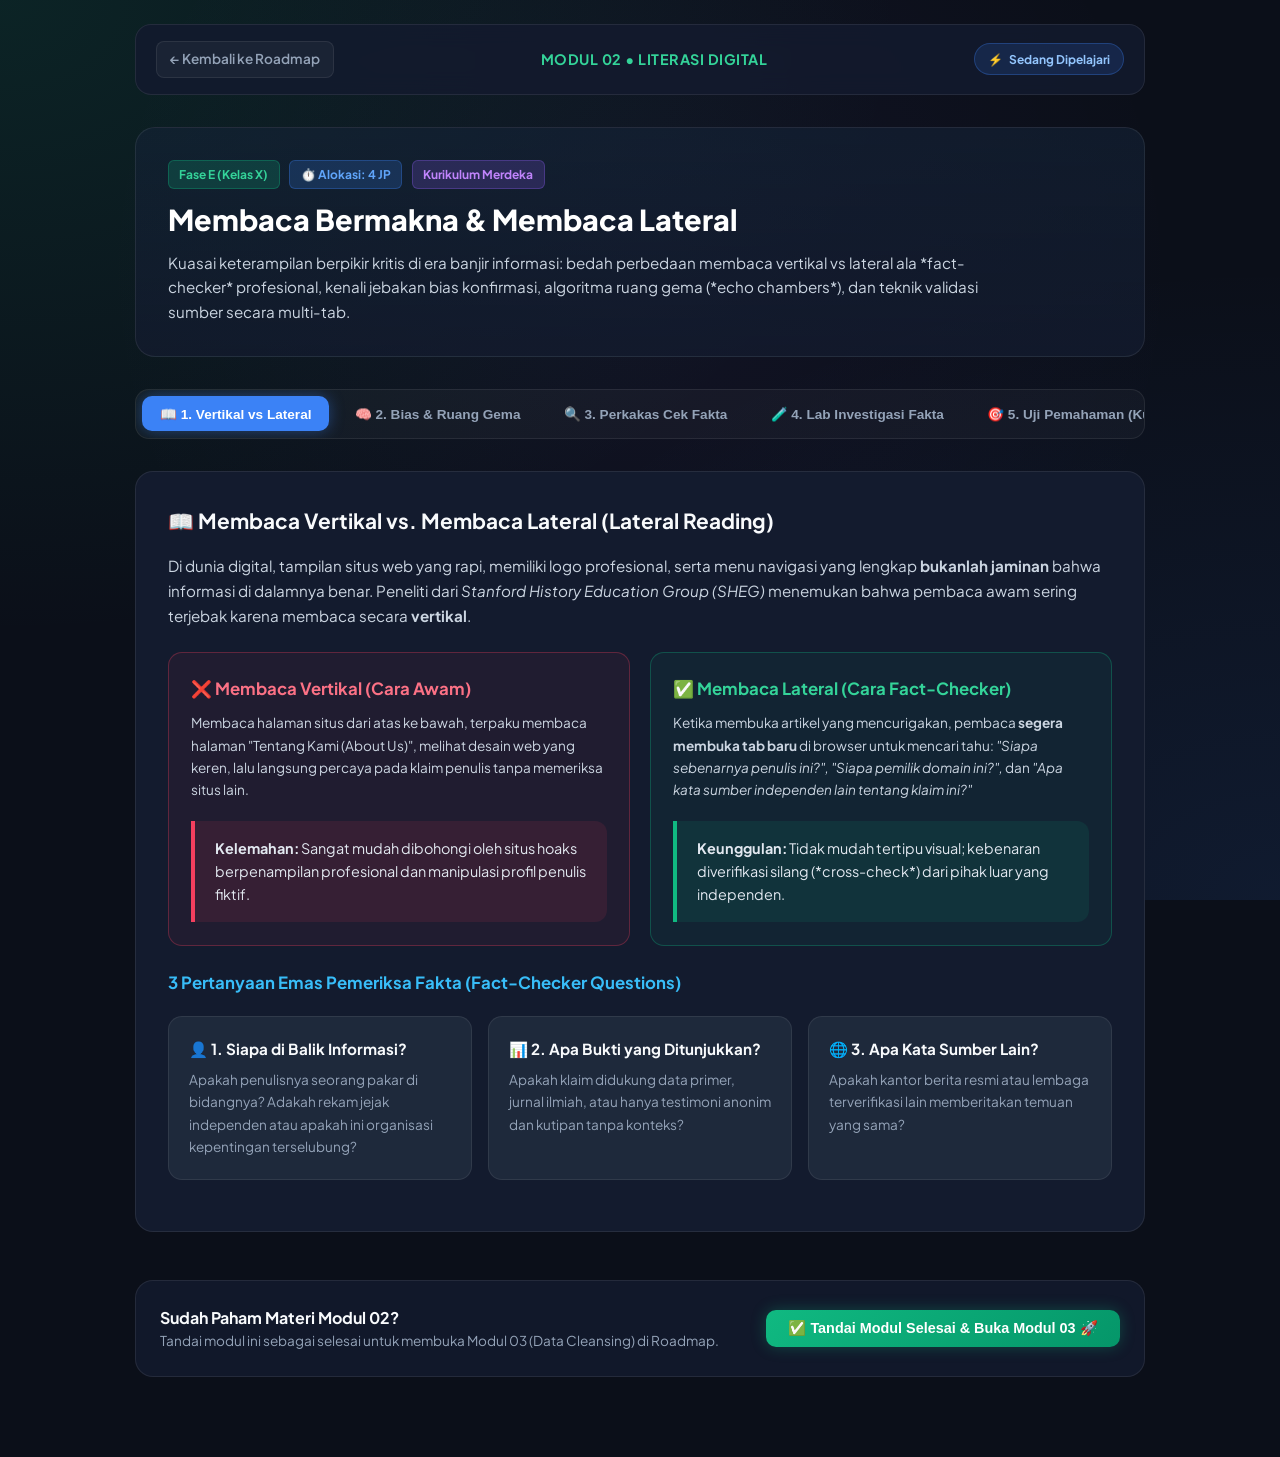
<file: materi-02-lateral-reading.html>
<!DOCTYPE html>
<html lang="id">
<head>
    <meta charset="UTF-8">
    <meta name="viewport" content="width=device-width, initial-scale=1.0">
    <title>Modul 02: Membaca Bermakna & Lateral | Informatika Kelas X</title>
    <link rel="preconnect" href="https://fonts.googleapis.com">
    <link rel="preconnect" href="https://fonts.gstatic.com" crossorigin>
    <link href="https://fonts.googleapis.com/css2?family=Plus+Jakarta+Sans:wght@400;500;600;700;800&family=JetBrains+Mono:wght@400;600;700&display=swap" rel="stylesheet">

    <style>
        :root {
            --bg-main: #0B0F19;
            --bg-card: #131B2E;
            --bg-card-alt: #1E293B;
            --primary: #3B82F6;
            --primary-glow: rgba(59, 130, 246, 0.4);
            --accent-emerald: #10B981;
            --accent-cyan: #06B6D4;
            --accent-amber: #F59E0B;
            --accent-rose: #F43F5E;
            --accent-purple: #8B5CF6;
            --text-main: #F1F5F9;
            --text-muted: #94A3B8;
            --border-color: rgba(255, 255, 255, 0.08);
            --glass-bg: rgba(19, 27, 46, 0.85);
        }

        * {
            box-sizing: border-box;
            margin: 0;
            padding: 0;
        }

        body {
            font-family: 'Plus Jakarta Sans', sans-serif;
            background-color: var(--bg-main);
            color: var(--text-main);
            line-height: 1.6;
            min-height: 100vh;
            background-image: 
                radial-gradient(at 0% 0%, rgba(16, 185, 129, 0.12) 0px, transparent 50%),
                radial-gradient(at 100% 100%, rgba(59, 130, 246, 0.1) 0px, transparent 50%),
                radial-gradient(at 50% 30%, rgba(139, 92, 246, 0.05) 0px, transparent 60%);
            background-attachment: fixed;
        }

        .container {
            max-width: 1050px;
            margin: 0 auto;
            padding: 1.5rem 1.25rem 5rem 1.25rem;
        }

        /* Top Nav Bar */
        .top-nav {
            display: flex;
            justify-content: space-between;
            align-items: center;
            padding: 1rem 1.25rem;
            background: var(--glass-bg);
            backdrop-filter: blur(12px);
            border: 1px solid var(--border-color);
            border-radius: 16px;
            margin-bottom: 2rem;
            flex-wrap: wrap;
            gap: 0.8rem;
        }

        .btn-back {
            display: inline-flex;
            align-items: center;
            gap: 0.5rem;
            color: var(--text-muted);
            text-decoration: none;
            font-size: 0.85rem;
            font-weight: 600;
            padding: 0.4rem 0.8rem;
            border-radius: 8px;
            background: rgba(255, 255, 255, 0.04);
            border: 1px solid var(--border-color);
            transition: all 0.2s;
        }

        .btn-back:hover {
            color: white;
            background: rgba(255, 255, 255, 0.1);
        }

        .nav-title {
            font-size: 0.9rem;
            font-weight: 700;
            color: #34D399;
            letter-spacing: 0.5px;
        }

        .complete-status-badge {
            display: inline-flex;
            align-items: center;
            gap: 0.4rem;
            padding: 0.35rem 0.8rem;
            border-radius: 999px;
            font-size: 0.75rem;
            font-weight: 700;
        }
        .status-badge-done {
            background: rgba(16, 185, 129, 0.15);
            color: #34D399;
            border: 1px solid rgba(16, 185, 129, 0.3);
        }
        .status-badge-active {
            background: rgba(59, 130, 246, 0.15);
            color: #93C5FD;
            border: 1px solid rgba(59, 130, 246, 0.3);
        }

        /* Header Module */
        .module-header {
            background: linear-gradient(180deg, rgba(20, 35, 55, 0.6) 0%, rgba(19, 27, 46, 0.8) 100%);
            border: 1px solid var(--border-color);
            border-radius: 20px;
            padding: 2rem;
            margin-bottom: 2rem;
            position: relative;
            overflow: hidden;
        }

        .module-meta {
            display: flex;
            gap: 0.6rem;
            align-items: center;
            margin-bottom: 0.75rem;
            flex-wrap: wrap;
        }

        .tag-pill {
            background: rgba(16, 185, 129, 0.2);
            color: #34D399;
            border: 1px solid rgba(16, 185, 129, 0.3);
            padding: 0.25rem 0.65rem;
            border-radius: 6px;
            font-size: 0.75rem;
            font-weight: 700;
        }

        .module-title {
            font-size: 1.8rem;
            font-weight: 800;
            color: #FFFFFF;
            margin-bottom: 0.8rem;
            line-height: 1.3;
        }

        .module-desc {
            color: #CBD5E1;
            font-size: 0.95rem;
            max-width: 850px;
        }

        /* Tabs Nav */
        .tab-nav {
            display: flex;
            gap: 0.5rem;
            background: rgba(255, 255, 255, 0.03);
            padding: 0.4rem;
            border-radius: 14px;
            border: 1px solid var(--border-color);
            margin-bottom: 2rem;
            overflow-x: auto;
            white-space: nowrap;
        }

        .tab-btn {
            background: transparent;
            border: none;
            color: var(--text-muted);
            padding: 0.6rem 1.1rem;
            border-radius: 10px;
            font-size: 0.85rem;
            font-weight: 600;
            cursor: pointer;
            transition: all 0.2s ease;
            display: flex;
            align-items: center;
            gap: 0.4rem;
        }

        .tab-btn:hover {
            color: #FFFFFF;
            background: rgba(255, 255, 255, 0.05);
        }

        .tab-btn.active {
            background: var(--primary);
            color: #FFFFFF;
            box-shadow: 0 0 15px var(--primary-glow);
        }

        /* Content Sections */
        .tab-pane {
            display: none;
            animation: fadeIn 0.3s ease;
        }
        .tab-pane.active {
            display: block;
        }

        @keyframes fadeIn {
            from { opacity: 0; transform: translateY(6px); }
            to { opacity: 1; transform: translateY(0); }
        }

        .content-card {
            background: var(--bg-card);
            border: 1px solid var(--border-color);
            border-radius: 18px;
            padding: 2rem;
            margin-bottom: 1.5rem;
        }

        .content-card h3 {
            font-size: 1.3rem;
            font-weight: 700;
            color: #F8FAFC;
            margin-bottom: 1rem;
            display: flex;
            align-items: center;
            gap: 0.5rem;
        }

        .content-card h4 {
            font-size: 1.05rem;
            font-weight: 700;
            color: #38BDF8;
            margin: 1.5rem 0 0.6rem 0;
        }

        .content-card p {
            color: #CBD5E1;
            font-size: 0.95rem;
            margin-bottom: 1rem;
            line-height: 1.65;
        }

        /* Callouts */
        .callout {
            background: rgba(59, 130, 246, 0.1);
            border-left: 4px solid var(--primary);
            padding: 1rem 1.25rem;
            border-radius: 0 12px 12px 0;
            margin: 1.2rem 0;
            font-size: 0.9rem;
            color: #E2E8F0;
        }
        .callout-emerald {
            background: rgba(16, 185, 129, 0.1);
            border-left-color: var(--accent-emerald);
        }
        .callout-rose {
            background: rgba(244, 63, 94, 0.1);
            border-left-color: var(--accent-rose);
        }

        /* Grids */
        .grid-2 {
            display: grid;
            grid-template-columns: 1fr 1fr;
            gap: 1.25rem;
            margin: 1.2rem 0;
        }
        .grid-3 {
            display: grid;
            grid-template-columns: repeat(3, 1fr);
            gap: 1rem;
            margin: 1.2rem 0;
        }

        @media (max-width: 768px) {
            .grid-2, .grid-3 {
                grid-template-columns: 1fr;
            }
            .content-card {
                padding: 1.25rem;
            }
        }

        .sub-card {
            background: var(--bg-card-alt);
            border: 1px solid var(--border-color);
            border-radius: 14px;
            padding: 1.25rem;
        }

        .sub-card-title {
            font-size: 0.95rem;
            font-weight: 700;
            color: #F8FAFC;
            margin-bottom: 0.5rem;
            display: flex;
            align-items: center;
            gap: 0.4rem;
        }

        .sub-card p {
            font-size: 0.85rem;
            color: var(--text-muted);
            margin-bottom: 0;
        }

        /* Comparison Box */
        .comparison-box {
            display: grid;
            grid-template-columns: 1fr 1fr;
            gap: 1.2rem;
            margin: 1.5rem 0;
        }
        @media (max-width: 768px) {
            .comparison-box {
                grid-template-columns: 1fr;
            }
        }
        .comp-card {
            border-radius: 14px;
            padding: 1.4rem;
            border: 1px solid var(--border-color);
        }
        .comp-vertical {
            background: rgba(244, 63, 94, 0.06);
            border-color: rgba(244, 63, 94, 0.3);
        }
        .comp-lateral {
            background: rgba(16, 185, 129, 0.06);
            border-color: rgba(16, 185, 129, 0.3);
        }

        /* Simulator Lab Cek Fakta */
        .fact-lab-box {
            background: #0D1322;
            border: 1px solid rgba(59, 130, 246, 0.3);
            border-radius: 18px;
            padding: 1.5rem;
            margin: 1.5rem 0;
        }

        .browser-mockup {
            background: #1A233A;
            border: 1px solid var(--border-color);
            border-radius: 12px;
            overflow: hidden;
            margin-bottom: 1.2rem;
        }

        .browser-top {
            display: flex;
            align-items: center;
            gap: 0.5rem;
            background: #131B2E;
            padding: 0.6rem 1rem;
            border-bottom: 1px solid var(--border-color);
        }

        .tab-tag {
            background: #25334D;
            padding: 0.25rem 0.8rem;
            border-radius: 6px;
            font-size: 0.75rem;
            font-weight: 600;
            color: #93C5FD;
            display: flex;
            align-items: center;
            gap: 0.4rem;
        }

        .browser-body {
            padding: 1.25rem;
        }

        .claim-card {
            background: rgba(255, 255, 255, 0.03);
            border: 1px dashed rgba(244, 63, 94, 0.4);
            border-radius: 10px;
            padding: 1rem;
            margin-bottom: 1rem;
        }

        .action-tool-row {
            display: flex;
            gap: 0.6rem;
            flex-wrap: wrap;
            margin-bottom: 1rem;
        }

        .tool-btn {
            background: rgba(59, 130, 246, 0.15);
            border: 1px solid rgba(59, 130, 246, 0.3);
            color: #93C5FD;
            padding: 0.5rem 0.9rem;
            border-radius: 8px;
            font-size: 0.8rem;
            font-weight: 600;
            cursor: pointer;
            transition: all 0.2s;
        }
        .tool-btn:hover {
            background: var(--primary);
            color: white;
        }

        .evidence-result {
            background: rgba(16, 185, 129, 0.08);
            border: 1px solid rgba(16, 185, 129, 0.3);
            border-radius: 10px;
            padding: 1rem;
            font-size: 0.85rem;
            color: #E2E8F0;
            display: none;
        }

        /* Quiz Components */
        .quiz-card {
            background: var(--bg-card-alt);
            border: 1px solid var(--border-color);
            border-radius: 14px;
            padding: 1.25rem;
            margin-bottom: 1.25rem;
        }

        .quiz-question {
            font-size: 0.95rem;
            font-weight: 700;
            color: #F8FAFC;
            margin-bottom: 0.8rem;
        }

        .quiz-options {
            display: flex;
            flex-direction: column;
            gap: 0.5rem;
        }

        .quiz-opt {
            background: rgba(255, 255, 255, 0.03);
            border: 1px solid var(--border-color);
            padding: 0.6rem 1rem;
            border-radius: 8px;
            font-size: 0.85rem;
            color: #CBD5E1;
            cursor: pointer;
            text-align: left;
            transition: all 0.2s;
        }

        .quiz-opt:hover {
            background: rgba(255, 255, 255, 0.08);
            color: #FFFFFF;
        }

        .quiz-opt.correct {
            background: rgba(16, 185, 129, 0.2) !important;
            border-color: #10B981 !important;
            color: #34D399 !important;
            font-weight: 600;
        }

        .quiz-opt.wrong {
            background: rgba(239, 68, 68, 0.2) !important;
            border-color: #EF4444 !important;
            color: #F87171 !important;
        }

        .quiz-feedback {
            font-size: 0.8rem;
            margin-top: 0.6rem;
            padding: 0.5rem 0.8rem;
            border-radius: 6px;
            display: none;
        }

        .quiz-feedback.show {
            display: block;
        }

        .feedback-correct {
            background: rgba(16, 185, 129, 0.1);
            color: #34D399;
            border-left: 3px solid #10B981;
        }

        .feedback-wrong {
            background: rgba(239, 68, 68, 0.1);
            color: #F87171;
            border-left: 3px solid #EF4444;
        }

        .quiz-score-box {
            background: linear-gradient(135deg, rgba(30, 48, 80, 0.8), rgba(19, 27, 46, 0.9));
            border: 1px solid #3B82F6;
            border-radius: 16px;
            padding: 1.5rem;
            text-align: center;
            margin-top: 1.5rem;
            display: none;
        }

        /* Bottom Action Bar */
        .bottom-bar {
            margin-top: 3rem;
            display: flex;
            justify-content: space-between;
            align-items: center;
            padding: 1.5rem;
            background: var(--glass-bg);
            border: 1px solid var(--border-color);
            border-radius: 18px;
            flex-wrap: wrap;
            gap: 1rem;
        }

        .btn-action-primary {
            background: linear-gradient(135deg, #10B981, #059669);
            color: white;
            border: none;
            padding: 0.65rem 1.4rem;
            border-radius: 10px;
            font-size: 0.9rem;
            font-weight: 700;
            cursor: pointer;
            display: inline-flex;
            align-items: center;
            gap: 0.5rem;
            box-shadow: 0 0 15px rgba(16, 185, 129, 0.3);
            transition: all 0.2s;
        }

        .btn-action-primary:hover {
            transform: translateY(-2px);
            box-shadow: 0 0 25px rgba(16, 185, 129, 0.5);
        }

        /* Toast */
        .toast {
            position: fixed;
            bottom: 2rem;
            right: 2rem;
            background: #1E293B;
            border: 1px solid #10B981;
            color: white;
            padding: 0.75rem 1.25rem;
            border-radius: 12px;
            font-size: 0.85rem;
            box-shadow: 0 10px 25px rgba(0,0,0,0.5);
            z-index: 999;
            display: flex;
            align-items: center;
            gap: 0.6rem;
            transform: translateY(100px);
            opacity: 0;
            transition: all 0.3s ease;
        }
        .toast.show {
            transform: translateY(0);
            opacity: 1;
        }
    </style>
</head>
<body>

    <div class="container">
        <nav class="top-nav">
            <a href="index.html" class="btn-back">
                ← Kembali ke Roadmap
            </a>
            <div class="nav-title">MODUL 02 • LITERASI DIGITAL</div>
            <div id="moduleStatusBadge" class="complete-status-badge status-badge-active">
                <span>⚡</span>
                <span id="statusBadgeText">Sedang Dipelajari</span>
            </div>
        </nav>

        <header class="module-header">
            <div class="module-meta">
                <span class="tag-pill">Fase E (Kelas X)</span>
                <span class="tag-pill" style="background: rgba(59,130,246,0.2); color:#60A5FA; border-color: rgba(59,130,246,0.3);">⏱️ Alokasi: 4 JP</span>
                <span class="tag-pill" style="background: rgba(139,92,246,0.2); color:#C084FC; border-color: rgba(139,92,246,0.3);">Kurikulum Merdeka</span>
            </div>
            <h1 class="module-title">Membaca Bermakna & Membaca Lateral</h1>
            <p class="module-desc">
                Kuasai keterampilan berpikir kritis di era banjir informasi: bedah perbedaan membaca vertikal vs lateral ala *fact-checker* profesional, kenali jebakan bias konfirmasi, algoritma ruang gema (*echo chambers*), dan teknik validasi sumber secara multi-tab.
            </p>
        </header>

        <div class="tab-nav">
            <button class="tab-btn active" onclick="switchTab('tab-concept', this)">📖 1. Vertikal vs Lateral</button>
            <button class="tab-btn" onclick="switchTab('tab-echo-bias', this)">🧠 2. Bias & Ruang Gema</button>
            <button class="tab-btn" onclick="switchTab('tab-tools', this)">🔍 3. Perkakas Cek Fakta</button>
            <button class="tab-btn" onclick="switchTab('tab-lab', this)">🧪 4. Lab Investigasi Fakta</button>
            <button class="tab-btn" onclick="switchTab('tab-quiz', this)">🎯 5. Uji Pemahaman (Kuis)</button>
        </div>

        <section id="tab-concept" class="tab-pane active">
            <div class="content-card">
                <h3>📖 Membaca Vertikal vs. Membaca Lateral (Lateral Reading)</h3>
                <p>
                    Di dunia digital, tampilan situs web yang rapi, memiliki logo profesional, serta menu navigasi yang lengkap <strong>bukanlah jaminan</strong> bahwa informasi di dalamnya benar. Peneliti dari <em>Stanford History Education Group (SHEG)</em> menemukan bahwa pembaca awam sering terjebak karena membaca secara <strong>vertikal</strong>.
                </p>

                <div class="comparison-box">
                    <div class="comp-card comp-vertical">
                        <h4 style="color: #FB7185; margin-top: 0;">❌ Membaca Vertikal (Cara Awam)</h4>
                        <p style="font-size: 0.85rem; color: #CBD5E1;">
                            Membaca halaman situs dari atas ke bawah, terpaku membaca halaman "Tentang Kami (About Us)", melihat desain web yang keren, lalu langsung percaya pada klaim penulis tanpa memeriksa situs lain.
                        </p>
                        <div class="callout callout-rose" style="margin-bottom: 0;">
                            <strong>Kelemahan:</strong> Sangat mudah dibohongi oleh situs hoaks berpenampilan profesional dan manipulasi profil penulis fiktif.
                        </div>
                    </div>

                    <div class="comp-card comp-lateral">
                        <h4 style="color: #34D399; margin-top: 0;">✅ Membaca Lateral (Cara Fact-Checker)</h4>
                        <p style="font-size: 0.85rem; color: #CBD5E1;">
                            Ketika membuka artikel yang mencurigakan, pembaca <strong>segera membuka tab baru</strong> di browser untuk mencari tahu: <em>"Siapa sebenarnya penulis ini?", "Siapa pemilik domain ini?",</em> dan <em>"Apa kata sumber independen lain tentang klaim ini?"</em>
                        </p>
                        <div class="callout callout-emerald" style="margin-bottom: 0;">
                            <strong>Keunggulan:</strong> Tidak mudah tertipu visual; kebenaran diverifikasi silang (*cross-check*) dari pihak luar yang independen.
                        </div>
                    </div>
                </div>

                <h4>3 Pertanyaan Emas Pemeriksa Fakta (Fact-Checker Questions)</h4>
                <div class="grid-3">
                    <div class="sub-card">
                        <div class="sub-card-title">👤 1. Siapa di Balik Informasi?</div>
                        <p>Apakah penulisnya seorang pakar di bidangnya? Adakah rekam jejak independen atau apakah ini organisasi kepentingan terselubung?</p>
                    </div>
                    <div class="sub-card">
                        <div class="sub-card-title">📊 2. Apa Bukti yang Ditunjukkan?</div>
                        <p>Apakah klaim didukung data primer, jurnal ilmiah, atau hanya testimoni anonim dan kutipan tanpa konteks?</p>
                    </div>
                    <div class="sub-card">
                        <div class="sub-card-title">🌐 3. Apa Kata Sumber Lain?</div>
                        <p>Apakah kantor berita resmi atau lembaga terverifikasi lain memberitakan temuan yang sama?</p>
                    </div>
                </div>
            </div>
        </section>

        <section id="tab-echo-bias" class="tab-pane">
            <div class="content-card">
                <h3>🧠 Bias Konfirmasi, Algoritma Rekomendasi, & Ruang Gema</h3>
                <p>
                    Mengapa hoaks dan misinformasi bisa menyebar jauh lebih cepat daripada klarifikasi fakta? Hal ini disebabkan oleh perpaduan antara <strong>psikologi kognitif manusia</strong> dan <strong>algoritma media sosial</strong>.
                </p>

                <div class="grid-2">
                    <div class="sub-card">
                        <div class="sub-card-title">🧲 Bias Konfirmasi (Confirmation Bias)</div>
                        <p>Kecenderungan alami manusia untuk hanya mencari, mempercayai, dan membagikan informasi yang sesuai dengan keyakinan awalnya, sambil mengabaikan fakta pembanding yang bertentangan.</p>
                    </div>
                    <div class="sub-card">
                        <div class="sub-card-title">📢 Ruang Gema (Echo Chambers)</div>
                        <p>Kondisi di ruang maya di mana seseorang hanya berinteraksi dengan orang-orang atau konten yang sepaham, sehingga pandangan mereka terus terpantul dan semakin ekstrem.</p>
                    </div>
                </div>

                <div class="callout">
                    <strong>Gelembung Filter (Filter Bubble):</strong> Algoritma media sosial (TikTok, Instagram, YouTube) dirancang untuk menahan atensi kita selama mungkin dengan hanya menyajikan konten yang kita sukai. Akibatnya, kita terisolasi dari sudut pandang yang seimbang.
                </div>

                <h4>Klasifikasi Gangguan Informasi (Information Disorder)</h4>
                <div class="grid-3">
                    <div class="sub-card">
                        <div class="sub-card-title" style="color: #FBBF24;">🟡 Misinformasi</div>
                        <p>Informasi salah yang disebarkan oleh seseorang yang mengira itu benar, <strong>tanpa niat jahat</strong> untuk merugikan orang lain.</p>
                    </div>
                    <div class="sub-card">
                        <div class="sub-card-title" style="color: #F87171;">🔴 Disinformasi</div>
                        <p>Informasi salah yang <strong>sengaja diciptakan dan disebarkan</strong> untuk menipu, mencari keuntungan finansial (klik/iklan), atau propaganda politik.</p>
                    </div>
                    <div class="sub-card">
                        <div class="sub-card-title" style="color: #C084FC;">🟣 Malinformasi</div>
                        <p>Informasi berbasis fakta nyata tetapi <strong>disebarkan dengan niat jahat</strong> untuk merusak reputasi seseorang (misal membocorkan data privat/doxxing).</p>
                    </div>
                </div>
            </div>
        </section>

        <section id="tab-tools" class="tab-pane">
            <div class="content-card">
                <h3>🔍 Perkakas Digital untuk Verifikasi Informasi</h3>
                <p>
                    Sebagai siswa yang berliterasi komputasional tinggi, kamu dapat menggunakan perkakas digital gratis berikut untuk melakukan verifikasi informasi mandiri:
                </p>

                <div class="grid-2">
                    <div class="sub-card">
                        <div class="sub-card-title">🖼️ Reverse Image Search (Google Lens / Yandex)</div>
                        <p>Mencari asal-usul foto atau gambar viral. Sangat ampuh mendeteksi foto lama bencana alam yang diunggah ulang dan diklaim sebagai kejadian baru.</p>
                    </div>
                    <div class="sub-card">
                        <div class="sub-card-title">🔎 Google Fact Check Explorer</div>
                        <p>Basis data pencarian khusus artikel klarifikasi fakta yang telah diverifikasi oleh organisasi pemeriksa fakta internasional yang tersertifikasi IFCN.</p>
                    </div>
                    <div class="sub-card">
                        <div class="sub-card-title">🏛️ TurnBackHoax.id & CekFakta.com</div>
                        <p>Pusat database penelusuran hoaks independen di Indonesia yang dikelola oleh komunitas Mafindo bersama koalisi media terpercaya.</p>
                    </div>
                    <div class="sub-card">
                        <div class="sub-card-title">🌐 Operator Pencarian Khusus (Google Dorking)</div>
                        <p>Menggunakan sintaks pencarian seperti <code>site:kemkes.go.id</code> atau <code>filetype:pdf</code> untuk menyaring dokumen rujukan resmi.</p>
                    </div>
                </div>
            </div>
        </section>

        <section id="tab-lab" class="tab-pane">
            <div class="content-card">
                <h3>🧪 Laboratorium Detektif Fakta: Praktik Membaca Lateral</h3>
                <p>
                    Berikut adalah simulasi kasus viral di media sosial. Gunakan teknik membaca lateral untuk membongkar kebenaran berita!
                </p>

                <div class="fact-lab-box">
                    <div class="browser-mockup">
                        <div class="browser-top">
                            <span style="color: #EF4444;">●</span>
                            <span style="color: #F59E0B;">●</span>
                            <span style="color: #10B981;">●</span>
                            <div class="tab-tag">📄 Tab 1: BeritaViralHariIni.xyz</div>
                        </div>
                        <div class="browser-body">
                            <div class="claim-card">
                                <h4 style="color: #F87171; margin-top: 0;">🚨 GEMPAR: Radiasi Sinyal Wi-Fi Sekolah Terbukti Menyebabkan Daun Tanaman Layu Seketika!</h4>
                                <p style="font-size: 0.85rem; color: #CBD5E1; margin-bottom: 0.5rem;">
                                    "Sebuah eksperimen rahasia oleh peneliti independen membuktikan bahwa radiasi router membunuh sel tanaman dalam 24 jam. Bagikan sebelum artikel ini dihapus oleh komplotan teknologi!"
                                </p>
                                <small style="color: var(--text-muted);">Ditulis oleh: Dr. Fiktif S.Si (Tanpa tautan profil afiliasi kampus/lembaga)</small>
                            </div>
                        </div>
                    </div>

                    <h4 style="font-size: 0.95rem; margin-bottom: 0.6rem;">Pilih Langkah Membaca Lateral Kamu (Buka Tab Baru):</h4>
                    <div class="action-tool-row">
                        <button class="tool-btn" onclick="runInvestigation('whois')">🌐 1. Cek Domain .xyz di Whois</button>
                        <button class="tool-btn" onclick="runInvestigation('scholar')">📚 2. Cari di Google Scholar (Jurnal Ilmiah)</button>
                        <button class="tool-btn" onclick="runInvestigation('factcheck')">🔎 3. Cari di Google Fact Check / TurnBackHoax</button>
                    </div>

                    <div id="evidenceBox" class="evidence-result">
                        <div id="evidenceContent"></div>
                    </div>
                </div>
            </div>
        </section>

        <section id="tab-quiz" class="tab-pane">
            <div class="content-card">
                <h3>🎯 Uji Pemahaman Formatif: Literasi Digital & Cek Fakta</h3>
                <p>Jawablah 10 pertanyaan di bawah ini untuk menguji penguasaan teknik membaca lateral dan nalar kritis informasi digital.</p>

                <div id="quizContainer"></div>

                <div class="quiz-score-box" id="quizScoreBox">
                    <h4 style="font-size: 1.3rem; margin-bottom: 0.4rem;" id="quizScoreTitle">Skor Kamu: 0 / 100</h4>
                    <p id="quizScoreFeedback" style="color: #CBD5E1; font-size: 0.9rem; margin-bottom: 1rem;"></p>
                    <button class="tool-btn" style="padding: 0.6rem 1.4rem; font-size: 0.9rem;" onclick="resetQuiz()">Ulangi Kuis 🔄</button>
                </div>
            </div>
        </section>

        <footer class="bottom-bar">
            <div>
                <h4 style="font-size: 1rem; color: #F8FAFC;">Sudah Paham Materi Modul 02?</h4>
                <p style="font-size: 0.85rem; color: var(--text-muted);">Tandai modul ini sebagai selesai untuk membuka Modul 03 (Data Cleansing) di Roadmap.</p>
            </div>
            <div style="display: flex; gap: 0.8rem;">
                <button class="btn-action-primary" id="btnMarkComplete" onclick="markModuleComplete()">
                    <span>✅ Tandai Modul Selesai & Buka Modul 03 🚀</span>
                </button>
            </div>
        </footer>
    </div>

    <div class="toast" id="toastMsg">
        <span id="toastIcon">🎉</span>
        <span id="toastText">Status berhasil diperbarui!</span>
    </div>

    <script>
        const STORAGE_KEY = 'informatika_x_sem1_roadmap';
        const CURRENT_MODULE_ID = 2;

        // Kuis Data (10 Soal Formatif)
        const quizData = [
            {
                q: "1. Apa yang dimaksud dengan teknik membaca lateral (lateral reading)?",
                opts: [
                    "Membaca sebuah artikel dari judul sampai tuntas tanpa henti",
                    "Membuka beberapa tab baru untuk memverifikasi kredibilitas sumber dan klaim informasi dari pihak luar independen",
                    "Menerjemahkan artikel bahasa asing ke dalam bahasa Indonesia secara lisan",
                    "Membaca tulisan cepat dengan cara memindai kata kunci vertikal"
                ],
                answer: 1,
                explain: "Membaca lateral adalah teknik membuka tab browser baru guna memeriksa kredibilitas sumber, pemilik domain, dan keabsahan klaim di luar situs yang sedang dibaca."
            },
            {
                q: "2. Mengapa memeriksa halaman 'Tentang Kami (About Us)' di dalam situs yang mencurigakan sering kali tidak efektif?",
                opts: [
                    "Karena halaman tersebut jarang memuat foto kantor",
                    "Karena pembuat situs hoaks bisa dengan mudah mengarang deskripsi dan memalsukan profil diri mereka sendiri",
                    "Karena halaman tersebut hanya boleh dibuka oleh administrator situs",
                    "Karena halaman About Us selalu berbayar"
                ],
                answer: 1,
                explain: "Situs manipulatif sering kali mendesain profil fiktif yang sangat meyakinkan di halaman About Us mereka. Kredibilitas harus diuji dari luar."
            },
            {
                q: "3. Perbedaan mendasar antara 'Misinformasi' dan 'Disinformasi' terletak pada faktor...",
                opts: [
                    "Panjangnya kalimat berita yang ditulis",
                    "Ada atau tidaknya niat jahat/kesengajaan untuk menipu orang lain",
                    "Jenis media yang digunakan (cetak atau digital)",
                    "Waktu penyebaran berita (pagi atau malam)"
                ],
                answer: 1,
                explain: "Misinformasi disebarkan tanpa niat menipu (orang mengira itu fakta), sedangkan disinformasi sengaja dibuat untuk menipu dan merugikan pihak lain."
            },
            {
                q: "4. Fenomena di mana seseorang hanya melihat dan mempercayai berita yang cocok dengan pandangan pribadinya disebut...",
                opts: ["Confirmation Bias (Bias Konfirmasi)", "Machine Learning", "Algoritma Round Robin", "Data Cleansing"],
                answer: 0,
                explain: "Bias konfirmasi adalah kecenderungan psikologis manusia untuk menyerap info yang sejalan dengan keyakinannya dan menolak bukti yang berlawanan."
            },
            {
                q: "5. Istilah 'Filter Bubble' (Gelembung Filter) di media sosial menggambarkan kondisi di mana...",
                opts: [
                    "Layar ponsel terkena air sehingga tampak seperti gelembung",
                    "Algoritma hanya menyajikan konten yang disukai pengguna, mengisolasinya dari sudut pandang yang berbeda",
                    "Kamera filter otomatis mempercantik foto pengguna",
                    "Kecepatan kuota internet dibatasi oleh operator"
                ],
                answer: 1,
                explain: "Filter Bubble terjadi saat algoritma platform hanya menyajikan konten sesuai selera pengguna demi atensi, menjauhkan mereka dari ragam fakta berimbang."
            },
            {
                q: "6. Fitur digital yang paling efektif untuk mengetahui apakah sebuah foto viral merupakan hasil daur ulang dari peristiwa lama adalah...",
                opts: [
                    "Screenshot editor",
                    "Reverse Image Search (Google Lens / Yandex Images)",
                    "Aplikasi pemutar video",
                    "Kamus daring KBBI"
                ],
                answer: 1,
                explain: "Reverse Image Search mencari jejak kemunculan gambar pertama kali di internet beserta konteks artikel aslinya."
            },
            {
                q: "7. Di Indonesia, salah satu basis data penelusuran fakta independen yang dikelola koalisi media dan Mafindo adalah...",
                opts: ["TurnBackHoax.id / CekFakta.com", "Wikipedia.org", "Pastebin.com", "GitHub.com"],
                answer: 0,
                explain: "TurnBackHoax.id dan CekFakta.com adalah portal rujukan pemeriksa fakta terkemuka di Indonesia."
            },
            {
                q: "8. Jika sebuah informasi kesehatan mengklaim obat mujarab namun hanya menyertakan testimoni chat WA tanpa rujukan uji klinis, maka informasi tersebut tergolong...",
                opts: [
                    "Fakta ilmiah mutlak",
                    "Klaim meragukan yang memerlukan verifikasi lateral ke situs medis resmi (Kemenkes / WHO)",
                    "Dokumen rahasia negara",
                    "Pemberitahuan darurat yang harus langsung dibagikan ke grup keluarga"
                ],
                answer: 1,
                explain: "Testimoni perseorangan bukanlah bukti ilmiah. Klaim kesehatan harus selalu diverifikasi melalui otoritas medis resmi (Kemenkes, BPOM, WHO)."
            },
            {
                q: "9. Operator pencarian Google apa yang tepat jika kamu ingin mencari artikel dari situs resmi pemerintah saja?",
                opts: ["filetype:mp4", "site:go.id", "search:pemerintah", "author:presiden"],
                answer: 1,
                explain: "Sintaks `site:go.id` membatasi hasil pencarian hanya pada domain resmi instansi pemerintah Indonesia."
            },
            {
                q: "10. Tindakan paling tepat dan etis saat menerima pesan berantai yang sensasional dan belum terverifikasi adalah...",
                opts: [
                    "Langsung meneruskan (forward) ke semua grup WhatsApp agar waspada",
                    "Menahan diri untuk tidak membagikan, lalu melakukan penelusuran lateral untuk mengecek kebenarannya",
                    "Menambahkan bumbu cerita agar semakin menarik dibaca teman",
                    "Mengabaikan literasi digital karena bukan tanggung jawab kita"
                ],
                answer: 1,
                explain: "Prinsip 'Saring sebelum Sharing': tahan jempol untuk tidak menyebarkan pesan sebelum memvalidasi kebenarannya secara lateral."
            }
        ];

        let answeredCount = 0;
        let score = 0;

        function switchTab(tabId, btnElement) {
            document.querySelectorAll('.tab-pane').forEach(p => p.classList.remove('active'));
            document.querySelectorAll('.tab-btn').forEach(b => b.classList.remove('active'));
            
            document.getElementById(tabId).classList.add('active');
            btnElement.classList.add('active');
        }

        // Lab Simulation
        function runInvestigation(type) {
            const box = document.getElementById('evidenceBox');
            const content = document.getElementById('evidenceContent');
            box.style.display = 'block';

            if (type === 'whois') {
                content.innerHTML = `
                    <h5 style="color: #38BDF8; margin-bottom: 0.3rem;">🌐 Hasil Penelusuran WHOIS Domain:</h5>
                    <p style="margin-bottom: 0;">Domain <code>BeritaViralHariIni.xyz</code> baru didaftarkan <strong>3 hari yang lalu</strong> secara anonim dan tidak memiliki alamat kantor redaksi resmi. Situs ini dibuat semata-mata untuk memanen klik iklan (clickbait).</p>
                `;
            } else if (type === 'scholar') {
                content.innerHTML = `
                    <h5 style="color: #38BDF8; margin-bottom: 0.3rem;">📚 Hasil Penelusuran Jurnal Ilmiah (Google Scholar):</h5>
                    <p style="margin-bottom: 0;">Tidak ditemukan satupun jurnal botani atau fisika yang membuktikan gelombang elektromagnetik non-ionisasi Wi-Fi mematikan tanaman. Nama "Dr. Fiktif" tidak terdaftar di database riset manapun.</p>
                `;
            } else if (type === 'factcheck') {
                content.innerHTML = `
                    <h5 style="color: #34D399; margin-bottom: 0.3rem;">🔎 Klarifikasi Cek Fakta (TurnBackHoax & Kominfo):</h5>
                    <p style="margin-bottom: 0;"><strong>KESIMPULAN: [HOAKS / FABRICATED CONTENT]</strong>. Berita ini adalah mitos lama yang didaur ulang. WHO dan Kemenkes menegaskan daya pancar Wi-Fi berada pada batas aman radiasi non-termal.</p>
                `;
            }
            showToast("Tab baru lateral dibuka & bukti ditemukan!", "🔍");
        }

        // Quiz Render
        function renderQuiz() {
            const container = document.getElementById('quizContainer');
            container.innerHTML = '';

            quizData.forEach((item, index) => {
                const qHtml = `
                    <div class="quiz-card" id="qcard-${index}">
                        <div class="quiz-question">${item.q}</div>
                        <div class="quiz-options">
                            ${item.opts.map((opt, optIndex) => `
                                <button class="quiz-opt" onclick="checkAnswer(${index}, ${optIndex}, this)">
                                    ${String.fromCharCode(65 + optIndex)}. ${opt}
                                </button>
                            `).join('')}
                        </div>
                        <div class="quiz-feedback" id="feedback-${index}"></div>
                    </div>
                `;
                container.insertAdjacentHTML('beforeend', qHtml);
            });
        }

        function checkAnswer(qIndex, selectedOpt, btnElement) {
            const q = quizData[qIndex];
            const card = document.getElementById(`qcard-${qIndex}`);
            const feedback = document.getElementById(`feedback-${qIndex}`);
            const options = card.querySelectorAll('.quiz-opt');

            options.forEach(b => b.onclick = null);

            if (selectedOpt === q.answer) {
                btnElement.classList.add('correct');
                feedback.className = 'quiz-feedback show feedback-correct';
                feedback.innerHTML = `<strong>✓ Tepat Sekali!</strong> ${q.explain}`;
                score += 10;
            } else {
                btnElement.classList.add('wrong');
                options[q.answer].classList.add('correct');
                feedback.className = 'quiz-feedback show feedback-wrong';
                feedback.innerHTML = `<strong>✗ Kurang Tepat!</strong> Jawaban benar: <strong>${String.fromCharCode(65 + q.answer)}. ${q.opts[q.answer]}</strong>.<br>${q.explain}`;
            }

            answeredCount++;
            if (answeredCount === quizData.length) {
                showQuizResult();
            }
        }

        function showQuizResult() {
            const scoreBox = document.getElementById('quizScoreBox');
            const scoreTitle = document.getElementById('quizScoreTitle');
            const feedback = document.getElementById('quizScoreFeedback');

            scoreTitle.innerText = `Skor Akhir Kamu: ${score} / 100`;
            if (score >= 80) {
                feedback.innerText = "Hebat! Kamu telah menguasai pola pikir fact-checker dan siap membentengi diri dari hoaks di ruang digital.";
            } else if (score >= 60) {
                feedback.innerText = "Bagus! Kamu sudah memahami konsep dasar. Coba pelajari ulang tab 'Bias & Ruang Gema' untuk menyempurnakan pemahamanmu.";
            } else {
                feedback.innerText = "Jangan berkecil hati! Buka kembali materi pada tab di atas lalu coba ulangi kuis ini lagi.";
            }

            scoreBox.style.display = 'block';
            scoreBox.scrollIntoView({ behavior: 'smooth' });
        }

        function resetQuiz() {
            answeredCount = 0;
            score = 0;
            document.getElementById('quizScoreBox').style.display = 'none';
            renderQuiz();
        }

        // LocalStorage Sync
        function getProgress() {
            try {
                const saved = localStorage.getItem(STORAGE_KEY);
                return saved ? JSON.parse(saved) : {};
            } catch (e) {
                return {};
            }
        }

        function updateProgressUI() {
            const prog = getProgress();
            const badge = document.getElementById('moduleStatusBadge');
            const badgeText = document.getElementById('statusBadgeText');
            const btnMark = document.getElementById('btnMarkComplete');

            if (prog[CURRENT_MODULE_ID] === 'completed') {
                badge.className = 'complete-status-badge status-badge-done';
                badgeText.innerText = 'Sudah Selesai ✓';
                btnMark.innerHTML = '<span>✓ Modul Sudah Tuntas (Buka Modul 03 →)</span>';
            } else {
                badge.className = 'complete-status-badge status-badge-active';
                badgeText.innerText = 'Sedang Dipelajari';
                btnMark.innerHTML = '<span>✅ Tandai Modul Selesai & Buka Modul 03 🚀</span>';
            }
        }

        function markModuleComplete() {
            const prog = getProgress();
            prog[CURRENT_MODULE_ID] = 'completed';

            // Buka Modul 3 jika masih terkunci
            if (!prog[3] || prog[3] === 'locked') {
                prog[3] = 'current';
            }

            localStorage.setItem(STORAGE_KEY, JSON.stringify(prog));
            updateProgressUI();
            showToast("Modul 02 selesai! Modul 03 (Data Cleansing) telah terbuka 🎉", "🎉");

            setTimeout(() => {
                window.location.href = 'index.html';
            }, 1500);
        }

        function showToast(text, icon = "✅") {
            const toast = document.getElementById('toastMsg');
            document.getElementById('toastText').innerText = text;
            document.getElementById('toastIcon').innerText = icon;
            toast.classList.add('show');
            setTimeout(() => {
                toast.classList.remove('show');
            }, 3500);
        }

        document.addEventListener('DOMContentLoaded', () => {
            renderQuiz();
            updateProgressUI();
        });
    </script>
</body>
</html>
</file>
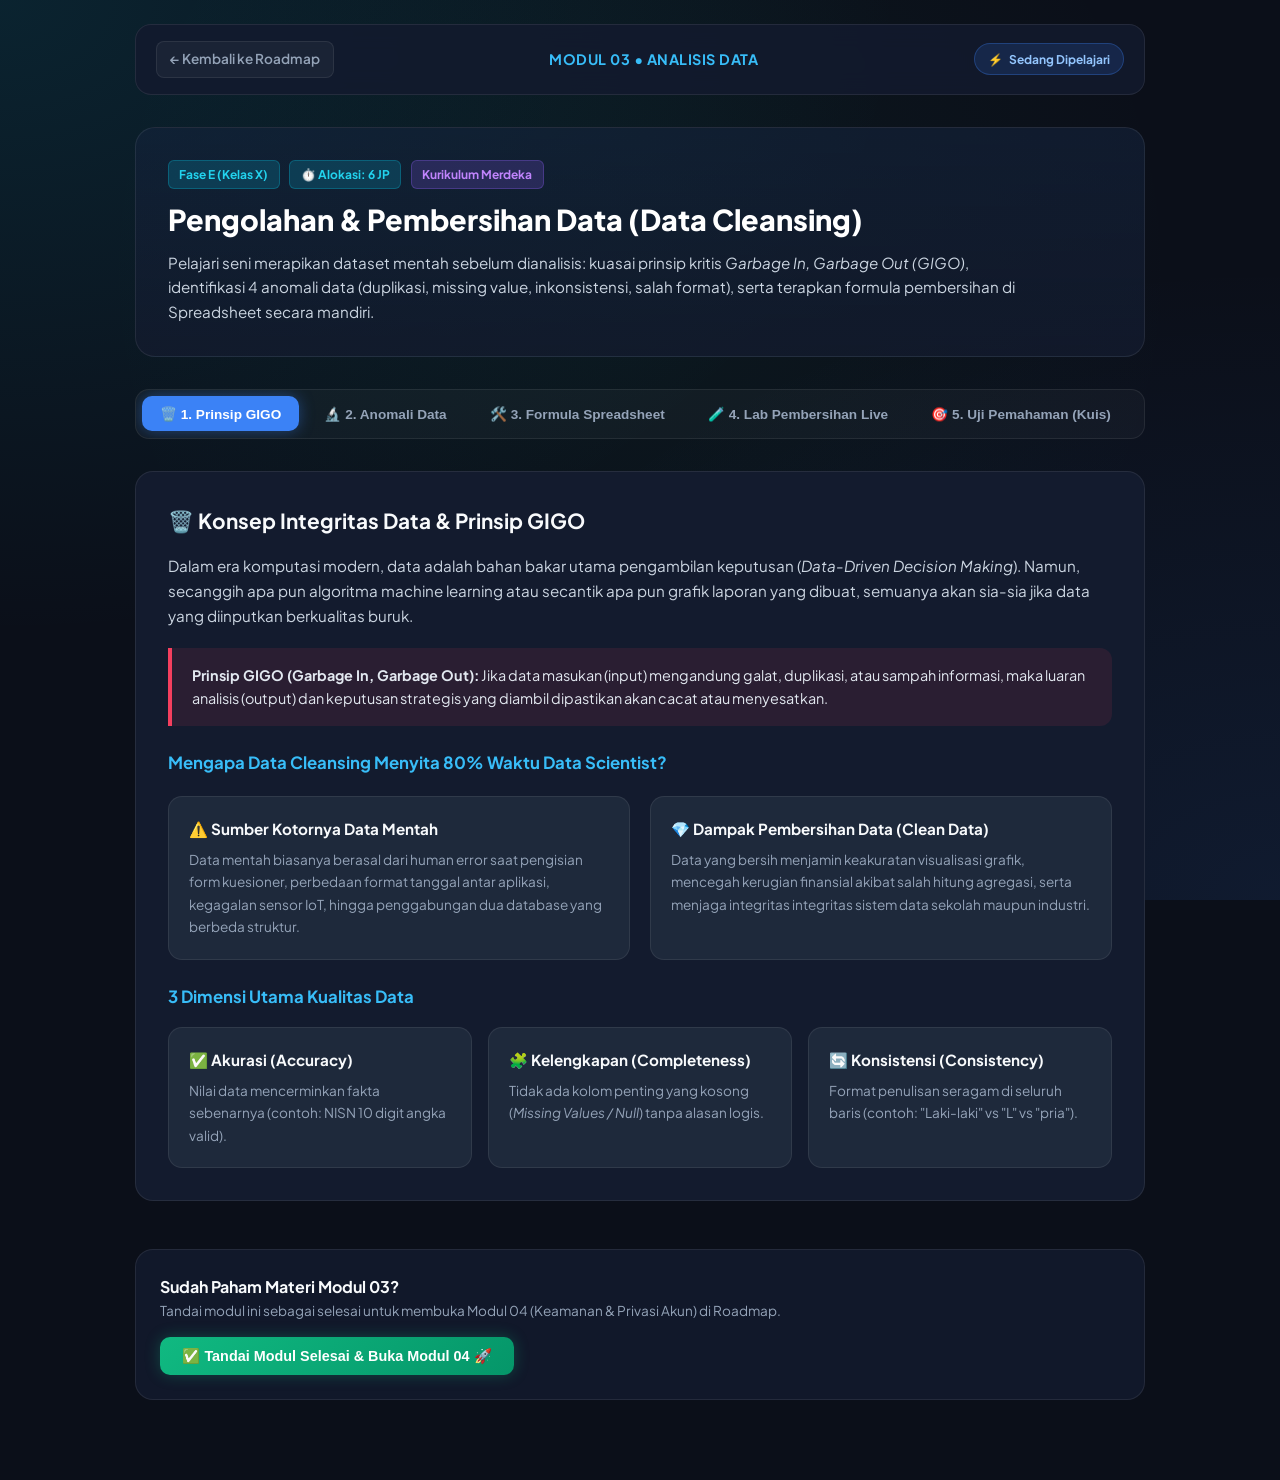
<file: materi-03-data-cleansing.html>
<!DOCTYPE html>
<html lang="id">
<head>
    <meta charset="UTF-8">
    <meta name="viewport" content="width=device-width, initial-scale=1.0">
    <title>Modul 03: Pengolahan & Pembersihan Data (Data Cleansing) | Informatika Kelas X</title>
    <link rel="preconnect" href="https://fonts.googleapis.com">
    <link rel="preconnect" href="https://fonts.gstatic.com" crossorigin>
    <link href="https://fonts.googleapis.com/css2?family=Plus+Jakarta+Sans:wght@400;500;600;700;800&family=JetBrains+Mono:wght@400;600;700&display=swap" rel="stylesheet">

    <style>
        :root {
            --bg-main: #0B0F19;
            --bg-card: #131B2E;
            --bg-card-alt: #1E293B;
            --primary: #3B82F6;
            --primary-glow: rgba(59, 130, 246, 0.4);
            --accent-emerald: #10B981;
            --accent-cyan: #06B6D4;
            --accent-amber: #F59E0B;
            --accent-rose: #F43F5E;
            --accent-purple: #8B5CF6;
            --text-main: #F1F5F9;
            --text-muted: #94A3B8;
            --border-color: rgba(255, 255, 255, 0.08);
            --glass-bg: rgba(19, 27, 46, 0.85);
        }

        * {
            box-sizing: border-box;
            margin: 0;
            padding: 0;
        }

        body {
            font-family: 'Plus Jakarta Sans', sans-serif;
            background-color: var(--bg-main);
            color: var(--text-main);
            line-height: 1.6;
            min-height: 100vh;
            background-image: 
                radial-gradient(at 0% 0%, rgba(6, 182, 212, 0.12) 0px, transparent 50%),
                radial-gradient(at 100% 100%, rgba(59, 130, 246, 0.1) 0px, transparent 50%),
                radial-gradient(at 50% 30%, rgba(16, 185, 129, 0.05) 0px, transparent 60%);
            background-attachment: fixed;
        }

        .container {
            max-width: 1050px;
            margin: 0 auto;
            padding: 1.5rem 1.25rem 5rem 1.25rem;
        }

        /* Top Nav Bar */
        .top-nav {
            display: flex;
            justify-content: space-between;
            align-items: center;
            padding: 1rem 1.25rem;
            background: var(--glass-bg);
            backdrop-filter: blur(12px);
            border: 1px solid var(--border-color);
            border-radius: 16px;
            margin-bottom: 2rem;
            flex-wrap: wrap;
            gap: 0.8rem;
        }

        .btn-back {
            display: inline-flex;
            align-items: center;
            gap: 0.5rem;
            color: var(--text-muted);
            text-decoration: none;
            font-size: 0.85rem;
            font-weight: 600;
            padding: 0.4rem 0.8rem;
            border-radius: 8px;
            background: rgba(255, 255, 255, 0.04);
            border: 1px solid var(--border-color);
            transition: all 0.2s;
        }

        .btn-back:hover {
            color: white;
            background: rgba(255, 255, 255, 0.1);
        }

        .nav-title {
            font-size: 0.9rem;
            font-weight: 700;
            color: #38BDF8;
            letter-spacing: 0.5px;
        }

        .complete-status-badge {
            display: inline-flex;
            align-items: center;
            gap: 0.4rem;
            padding: 0.35rem 0.8rem;
            border-radius: 999px;
            font-size: 0.75rem;
            font-weight: 700;
        }
        .status-badge-done {
            background: rgba(16, 185, 129, 0.15);
            color: #34D399;
            border: 1px solid rgba(16, 185, 129, 0.3);
        }
        .status-badge-active {
            background: rgba(59, 130, 246, 0.15);
            color: #93C5FD;
            border: 1px solid rgba(59, 130, 246, 0.3);
        }

        /* Header Module */
        .module-header {
            background: linear-gradient(180deg, rgba(20, 35, 60, 0.6) 0%, rgba(19, 27, 46, 0.8) 100%);
            border: 1px solid var(--border-color);
            border-radius: 20px;
            padding: 2rem;
            margin-bottom: 2rem;
            position: relative;
            overflow: hidden;
        }

        .module-meta {
            display: flex;
            gap: 0.6rem;
            align-items: center;
            margin-bottom: 0.75rem;
            flex-wrap: wrap;
        }

        .tag-pill {
            background: rgba(6, 182, 212, 0.2);
            color: #22D3EE;
            border: 1px solid rgba(6, 182, 212, 0.3);
            padding: 0.25rem 0.65rem;
            border-radius: 6px;
            font-size: 0.75rem;
            font-weight: 700;
        }

        .module-title {
            font-size: 1.8rem;
            font-weight: 800;
            color: #FFFFFF;
            margin-bottom: 0.8rem;
            line-height: 1.3;
        }

        .module-desc {
            color: #CBD5E1;
            font-size: 0.95rem;
            max-width: 850px;
        }

        /* Tabs Nav */
        .tab-nav {
            display: flex;
            gap: 0.5rem;
            background: rgba(255, 255, 255, 0.03);
            padding: 0.4rem;
            border-radius: 14px;
            border: 1px solid var(--border-color);
            margin-bottom: 2rem;
            overflow-x: auto;
            white-space: nowrap;
        }

        .tab-btn {
            background: transparent;
            border: none;
            color: var(--text-muted);
            padding: 0.6rem 1.1rem;
            border-radius: 10px;
            font-size: 0.85rem;
            font-weight: 600;
            cursor: pointer;
            transition: all 0.2s ease;
            display: flex;
            align-items: center;
            gap: 0.4rem;
        }

        .tab-btn:hover {
            color: #FFFFFF;
            background: rgba(255, 255, 255, 0.05);
        }

        .tab-btn.active {
            background: var(--primary);
            color: #FFFFFF;
            box-shadow: 0 0 15px var(--primary-glow);
        }

        /* Content Sections */
        .tab-pane {
            display: none;
            animation: fadeIn 0.3s ease;
        }
        .tab-pane.active {
            display: block;
        }

        @keyframes fadeIn {
            from { opacity: 0; transform: translateY(6px); }
            to { opacity: 1; transform: translateY(0); }
        }

        .content-card {
            background: var(--bg-card);
            border: 1px solid var(--border-color);
            border-radius: 18px;
            padding: 2rem;
            margin-bottom: 1.5rem;
        }

        .content-card h3 {
            font-size: 1.3rem;
            font-weight: 700;
            color: #F8FAFC;
            margin-bottom: 1rem;
            display: flex;
            align-items: center;
            gap: 0.5rem;
        }

        .content-card h4 {
            font-size: 1.05rem;
            font-weight: 700;
            color: #38BDF8;
            margin: 1.5rem 0 0.6rem 0;
        }

        .content-card p {
            color: #CBD5E1;
            font-size: 0.95rem;
            margin-bottom: 1rem;
            line-height: 1.65;
        }

        /* Callouts */
        .callout {
            background: rgba(59, 130, 246, 0.1);
            border-left: 4px solid var(--primary);
            padding: 1rem 1.25rem;
            border-radius: 0 12px 12px 0;
            margin: 1.2rem 0;
            font-size: 0.9rem;
            color: #E2E8F0;
        }
        .callout-amber {
            background: rgba(245, 158, 11, 0.1);
            border-left-color: var(--accent-amber);
        }
        .callout-rose {
            background: rgba(244, 63, 94, 0.1);
            border-left-color: var(--accent-rose);
        }
        .callout-emerald {
            background: rgba(16, 185, 129, 0.1);
            border-left-color: var(--accent-emerald);
        }

        /* Grids */
        .grid-2 {
            display: grid;
            grid-template-columns: 1fr 1fr;
            gap: 1.25rem;
            margin: 1.2rem 0;
        }
        .grid-4 {
            display: grid;
            grid-template-columns: repeat(2, 1fr);
            gap: 1rem;
            margin: 1.2rem 0;
        }

        @media (max-width: 768px) {
            .grid-2, .grid-4 {
                grid-template-columns: 1fr;
            }
            .content-card {
                padding: 1.25rem;
            }
        }

        .sub-card {
            background: var(--bg-card-alt);
            border: 1px solid var(--border-color);
            border-radius: 14px;
            padding: 1.25rem;
        }

        .sub-card-title {
            font-size: 0.95rem;
            font-weight: 700;
            color: #F8FAFC;
            margin-bottom: 0.5rem;
            display: flex;
            align-items: center;
            gap: 0.4rem;
        }

        .sub-card p {
            font-size: 0.85rem;
            color: var(--text-muted);
            margin-bottom: 0;
        }

        /* Code box syntax */
        .code-pill {
            font-family: 'JetBrains Mono', monospace;
            background: rgba(0, 0, 0, 0.3);
            color: #FBBF24;
            padding: 0.2rem 0.5rem;
            border-radius: 6px;
            font-size: 0.85rem;
        }

        /* Interactive Clean Lab */
        .lab-container {
            background: #0D1322;
            border: 1px solid rgba(59, 130, 246, 0.3);
            border-radius: 18px;
            padding: 1.5rem;
            margin: 1.5rem 0;
        }

        .lab-toolbar {
            display: flex;
            gap: 0.6rem;
            flex-wrap: wrap;
            margin-bottom: 1.2rem;
            background: #162036;
            padding: 0.75rem;
            border-radius: 12px;
            border: 1px solid var(--border-color);
        }

        .lab-btn {
            background: #1E293B;
            border: 1px solid var(--border-color);
            color: #F1F5F9;
            padding: 0.45rem 0.9rem;
            border-radius: 8px;
            font-size: 0.8rem;
            font-weight: 600;
            cursor: pointer;
            display: inline-flex;
            align-items: center;
            gap: 0.4rem;
            transition: all 0.2s;
        }
        .lab-btn:hover {
            background: var(--primary);
            border-color: var(--primary);
            color: white;
        }
        .lab-btn.active-action {
            background: #10B981;
            border-color: #10B981;
            color: white;
        }

        .table-responsive {
            overflow-x: auto;
            border-radius: 10px;
            border: 1px solid var(--border-color);
        }

        .data-table {
            width: 100%;
            border-collapse: collapse;
            font-size: 0.85rem;
            text-align: left;
            background: #131B2E;
        }

        .data-table th {
            background: #1E293B;
            color: #38BDF8;
            padding: 0.75rem 1rem;
            border-bottom: 1px solid var(--border-color);
            font-family: 'JetBrains Mono', monospace;
        }

        .data-table td {
            padding: 0.7rem 1rem;
            border-bottom: 1px solid rgba(255, 255, 255, 0.05);
            color: #CBD5E1;
            font-family: 'JetBrains Mono', monospace;
        }

        .data-table tr.dirty-row {
            background: rgba(244, 63, 94, 0.08);
        }

        .data-table tr.cleaned-row {
            background: rgba(16, 185, 129, 0.08);
        }

        .badge-err {
            background: rgba(244, 63, 94, 0.2);
            color: #FB7185;
            padding: 0.15rem 0.4rem;
            border-radius: 4px;
            font-size: 0.7rem;
        }

        .badge-ok {
            background: rgba(16, 185, 129, 0.2);
            color: #34D399;
            padding: 0.15rem 0.4rem;
            border-radius: 4px;
            font-size: 0.7rem;
        }

        /* Quiz Components */
        .quiz-card {
            background: var(--bg-card-alt);
            border: 1px solid var(--border-color);
            border-radius: 14px;
            padding: 1.25rem;
            margin-bottom: 1.25rem;
        }

        .quiz-question {
            font-size: 0.95rem;
            font-weight: 700;
            color: #F8FAFC;
            margin-bottom: 0.8rem;
        }

        .quiz-options {
            display: flex;
            flex-direction: column;
            gap: 0.5rem;
        }

        .quiz-opt {
            background: rgba(255, 255, 255, 0.03);
            border: 1px solid var(--border-color);
            padding: 0.6rem 1rem;
            border-radius: 8px;
            font-size: 0.85rem;
            color: #CBD5E1;
            cursor: pointer;
            text-align: left;
            transition: all 0.2s;
        }

        .quiz-opt:hover {
            background: rgba(255, 255, 255, 0.08);
            color: #FFFFFF;
        }

        .quiz-opt.correct {
            background: rgba(16, 185, 129, 0.2) !important;
            border-color: #10B981 !important;
            color: #34D399 !important;
            font-weight: 600;
        }

        .quiz-opt.wrong {
            background: rgba(239, 68, 68, 0.2) !important;
            border-color: #EF4444 !important;
            color: #F87171 !important;
        }

        .quiz-feedback {
            font-size: 0.8rem;
            margin-top: 0.6rem;
            padding: 0.5rem 0.8rem;
            border-radius: 6px;
            display: none;
        }

        .quiz-feedback.show {
            display: block;
        }

        .feedback-correct {
            background: rgba(16, 185, 129, 0.1);
            color: #34D399;
            border-left: 3px solid #10B981;
        }

        .feedback-wrong {
            background: rgba(239, 68, 68, 0.1);
            color: #F87171;
            border-left: 3px solid #EF4444;
        }

        .quiz-score-box {
            background: linear-gradient(135deg, rgba(30, 48, 80, 0.8), rgba(19, 27, 46, 0.9));
            border: 1px solid #3B82F6;
            border-radius: 16px;
            padding: 1.5rem;
            text-align: center;
            margin-top: 1.5rem;
            display: none;
        }

        /* Bottom Action Bar */
        .bottom-bar {
            margin-top: 3rem;
            display: flex;
            justify-content: space-between;
            align-items: center;
            padding: 1.5rem;
            background: var(--glass-bg);
            border: 1px solid var(--border-color);
            border-radius: 18px;
            flex-wrap: wrap;
            gap: 1rem;
        }

        .btn-action-primary {
            background: linear-gradient(135deg, #10B981, #059669);
            color: white;
            border: none;
            padding: 0.65rem 1.4rem;
            border-radius: 10px;
            font-size: 0.9rem;
            font-weight: 700;
            cursor: pointer;
            display: inline-flex;
            align-items: center;
            gap: 0.5rem;
            box-shadow: 0 0 15px rgba(16, 185, 129, 0.3);
            transition: all 0.2s;
        }

        .btn-action-primary:hover {
            transform: translateY(-2px);
            box-shadow: 0 0 25px rgba(16, 185, 129, 0.5);
        }

        /* Toast */
        .toast {
            position: fixed;
            bottom: 2rem;
            right: 2rem;
            background: #1E293B;
            border: 1px solid #10B981;
            color: white;
            padding: 0.75rem 1.25rem;
            border-radius: 12px;
            font-size: 0.85rem;
            box-shadow: 0 10px 25px rgba(0,0,0,0.5);
            z-index: 999;
            display: flex;
            align-items: center;
            gap: 0.6rem;
            transform: translateY(100px);
            opacity: 0;
            transition: all 0.3s ease;
        }
        .toast.show {
            transform: translateY(0);
            opacity: 1;
        }
    </style>
</head>
<body>

    <div class="container">
        <nav class="top-nav">
            <a href="index.html" class="btn-back">
                ← Kembali ke Roadmap
            </a>
            <div class="nav-title">MODUL 03 • ANALISIS DATA</div>
            <div id="moduleStatusBadge" class="complete-status-badge status-badge-active">
                <span>⚡</span>
                <span id="statusBadgeText">Sedang Dipelajari</span>
            </div>
        </nav>

        <header class="module-header">
            <div class="module-meta">
                <span class="tag-pill">Fase E (Kelas X)</span>
                <span class="tag-pill" style="background: rgba(6,182,212,0.2); color:#22D3EE; border-color: rgba(6,182,212,0.3);">⏱️ Alokasi: 6 JP</span>
                <span class="tag-pill" style="background: rgba(139,92,246,0.2); color:#C084FC; border-color: rgba(139,92,246,0.3);">Kurikulum Merdeka</span>
            </div>
            <h1 class="module-title">Pengolahan & Pembersihan Data (Data Cleansing)</h1>
            <p class="module-desc">
                Pelajari seni merapikan dataset mentah sebelum dianalisis: kuasai prinsip kritis <em>Garbage In, Garbage Out (GIGO)</em>, identifikasi 4 anomali data (duplikasi, missing value, inkonsistensi, salah format), serta terapkan formula pembersihan di Spreadsheet secara mandiri.
            </p>
        </header>

        <div class="tab-nav">
            <button class="tab-btn active" onclick="switchTab('tab-gigo', this)">🗑️ 1. Prinsip GIGO</button>
            <button class="tab-btn" onclick="switchTab('tab-anomaly', this)">🔬 2. Anomali Data</button>
            <button class="tab-btn" onclick="switchTab('tab-formula', this)">🛠️ 3. Formula Spreadsheet</button>
            <button class="tab-btn" onclick="switchTab('tab-lab', this)">🧪 4. Lab Pembersihan Live</button>
            <button class="tab-btn" onclick="switchTab('tab-quiz', this)">🎯 5. Uji Pemahaman (Kuis)</button>
        </div>

        <section id="tab-gigo" class="tab-pane active">
            <div class="content-card">
                <h3>🗑️ Konsep Integritas Data & Prinsip GIGO</h3>
                <p>
                    Dalam era komputasi modern, data adalah bahan bakar utama pengambilan keputusan (<em>Data-Driven Decision Making</em>). Namun, secanggih apa pun algoritma machine learning atau secantik apa pun grafik laporan yang dibuat, semuanya akan sia-sia jika data yang diinputkan berkualitas buruk.
                </p>

                <div class="callout callout-rose">
                    <strong>Prinsip GIGO (Garbage In, Garbage Out):</strong> Jika data masukan (input) mengandung galat, duplikasi, atau sampah informasi, maka luaran analisis (output) dan keputusan strategis yang diambil dipastikan akan cacat atau menyesatkan.
                </div>

                <h4>Mengapa Data Cleansing Menyita 80% Waktu Data Scientist?</h4>
                <div class="grid-2">
                    <div class="sub-card">
                        <div class="sub-card-title">⚠️ Sumber Kotornya Data Mentah</div>
                        <p>Data mentah biasanya berasal dari human error saat pengisian form kuesioner, perbedaan format tanggal antar aplikasi, kegagalan sensor IoT, hingga penggabungan dua database yang berbeda struktur.</p>
                    </div>
                    <div class="sub-card">
                        <div class="sub-card-title">💎 Dampak Pembersihan Data (Clean Data)</div>
                        <p>Data yang bersih menjamin keakuratan visualisasi grafik, mencegah kerugian finansial akibat salah hitung agregasi, serta menjaga integritas integritas sistem data sekolah maupun industri.</p>
                    </div>
                </div>

                <h4>3 Dimensi Utama Kualitas Data</h4>
                <div class="grid-3" style="display: grid; grid-template-columns: repeat(3, 1fr); gap: 1rem; margin-top: 1rem;">
                    <div class="sub-card">
                        <div class="sub-card-title">✅ Akurasi (Accuracy)</div>
                        <p>Nilai data mencerminkan fakta sebenarnya (contoh: NISN 10 digit angka valid).</p>
                    </div>
                    <div class="sub-card">
                        <div class="sub-card-title">🧩 Kelengkapan (Completeness)</div>
                        <p>Tidak ada kolom penting yang kosong (<em>Missing Values / Null</em>) tanpa alasan logis.</p>
                    </div>
                    <div class="sub-card">
                        <div class="sub-card-title">🔄 Konsistensi (Consistency)</div>
                        <p>Format penulisan seragam di seluruh baris (contoh: "Laki-laki" vs "L" vs "pria").</p>
                    </div>
                </div>
            </div>
        </section>

        <section id="tab-anomaly" class="tab-pane">
            <div class="content-card">
                <h3>🔬 4 Jenis Anomali Data yang Wajib Dideteksi</h3>
                <p>
                    Sebelum membersihkan dataset, seorang analis harus mampu mendiagnosis jenis "penyakit" yang ada pada data. Berikut adalah 4 anomali data yang paling sering ditemukan:
                </p>

                <div class="grid-4">
                    <div class="sub-card">
                        <div class="sub-card-title" style="color: #FB7185;">1. Data Duplikat (Duplicate Records)</div>
                        <p>Baris identik yang tercatat lebih dari sekali (misalnya siswa menekan tombol submit 2 kali pada formulir Google Form).</p>
                    </div>
                    <div class="sub-card">
                        <div class="sub-card-title" style="color: #FBBF24;">2. Nilai Kosong / Hilang (Missing Values)</div>
                        <p>Sel yang bernilai <code>NULL</code>, kosong, atau <code>#N/A</code> karena responden sengaja melewati kolom atau terjadi kegagalan jaringan saat pengiriman data.</p>
                    </div>
                    <div class="sub-card">
                        <div class="sub-card-title" style="color: #60A5FA;">3. Spasi Liar & Inkonsistensi Huruf</div>
                        <p>Spasi ganda di tengah atau spasi tak kasat mata di awal/akhir teks (<em>Leading/Trailing spaces</em>), serta variasi penulisan seperti <code>JAKARTA</code>, <code>jakarta</code>, dan <code>Jakarta</code>.</p>
                    </div>
                    <div class="sub-card">
                        <div class="sub-card-title" style="color: #C084FC;">4. Format & Tipe Data Tidak Valid</div>
                        <p>Angka yang tersimpan sebagai teks (sehingga tidak bisa dijumlahkan dengan rumus <code>SUM</code>) atau penulisan tanggal terbalik (DD/MM/YYYY vs MM/DD/YYYY).</p>
                    </div>
                </div>

                <div class="callout callout-amber">
                    <strong>Contoh Kasus Ekstrem:</strong> Rumus <code>VLOOKUP</code> atau <code>COUNTIF</code> pada Spreadsheet akan menganggap <code>"Budi"</code> dan <code>"Budi "</code> (dengan spasi di ujung) sebagai dua entitas yang berbeda sama sekali!
                </div>
            </div>
        </section>

        <section id="tab-formula" class="tab-pane">
            <div class="content-card">
                <h3>🛠️ Kamus Fungsi Pembersihan di Spreadsheet (Excel / Google Sheets)</h3>
                <p>
                    Berikut adalah perkakas dan formula esensial yang digunakan oleh analis data profesional untuk membersihkan dataset secara instan:
                </p>

                <div class="grid-2">
                    <div class="sub-card">
                        <div class="sub-card-title">✂️ <span class="code-pill">=TRIM(text)</span></div>
                        <p>Menghapus seluruh spasi berlebih di awal, akhir, dan merapikan spasi ganda di tengah kata menjadi spasi tunggal.</p>
                    </div>
                    <div class="sub-card">
                        <div class="sub-card-title">🔤 <span class="code-pill">=PROPER(text)</span></div>
                        <p>Mengubah huruf pertama setiap kata menjadi huruf kapital dan sisanya huruf kecil (contoh: <code>"aHMAD dANI"</code> ➔ <code>"Ahmad Dani"</code>).</p>
                    </div>
                    <div class="sub-card">
                        <div class="sub-card-title">🔠 <span class="code-pill">=UPPER(text)</span> &amp; <span class="code-pill">=LOWER(text)</span></div>
                        <p>Membuat seluruh teks seragam menjadi huruf kapital semua atau huruf kecil semua (sangat ideal untuk kolom Kode Pos / Email).</p>
                    </div>
                    <div class="sub-card">
                        <div class="sub-card-title">❓ <span class="code-pill">=IF(ISBLANK(A2), "N/A", A2)</span></div>
                        <p>Mendeteksi sel yang kosong dan memberikan nilai pengganti default terstandar (imputasi nilai).</p>
                    </div>
                </div>

                <h4>Fitur Bawaan Spreadsheet Tanpa Rumus:</h4>
                <div class="grid-2">
                    <div class="sub-card">
                        <div class="sub-card-title">🧹 Remove Duplicates (Hapus Duplikat)</div>
                        <p>Menu <em>Data ➔ Data Cleanup ➔ Remove Duplicates</em> untuk menghapus baris duplikat berdasarkan kolom kunci unik (seperti NISN atau No ID).</p>
                    </div>
                    <div class="sub-card">
                        <div class="sub-card-title">🛡️ Data Validation (Validasi Data)</div>
                        <p>Mencegah data kotor masuk dengan membuat menu dropdown pilihan terbatas (contoh: hanya bisa memilih <code>X-A</code>, <code>X-B</code>, <code>X-C</code>) atau membatasi rentang angka 0-100.</p>
                    </div>
                </div>
            </div>
        </section>

        <section id="tab-lab" class="tab-pane">
            <div class="content-card">
                <h3>🧪 Laboratorium Praktik: Detektif Pembersih Data</h3>
                <p>
                    Di bawah ini adalah dataset pendaftaran siswa fiktif yang masih "kotor" (mengandung spasi liar, duplikasi, kapitalisasi acak, dan nilai null). Klik tombol perkakas di bilah alat untuk membersihkannya secara bertahap!
                </p>

                <div class="lab-container">
                    <div class="lab-toolbar">
                        <button class="lab-btn" id="btnTrim" onclick="applyCleansing('trim')">✂️ 1. Terapkan TRIM (Hapus Spasi Liar)</button>
                        <button class="lab-btn" id="btnProper" onclick="applyCleansing('proper')">🔤 2. Terapkan PROPER (Standarisasi Nama)</button>
                        <button class="lab-btn" id="btnDedup" onclick="applyCleansing('dedup')">🧹 3. Hapus Baris Duplikat</button>
                        <button class="lab-btn" id="btnNull" onclick="applyCleansing('null')">🩹 4. Isi Nilai Null (Imputasi)</button>
                        <button class="lab-btn" style="background: rgba(239, 68, 68, 0.2); color: #F87171; border-color: rgba(239,68,68,0.4);" onclick="resetLabData()">🔄 Reset Data Kotor</button>
                    </div>

                    <div class="table-responsive">
                        <table class="data-table" id="dataTableLive">
                            <thead>
                                <tr>
                                    <th>No ID</th>
                                    <th>Nama Lengkap Siswa</th>
                                    <th>Kota Domisili</th>
                                    <th>Nilai Tes Masuk</th>
                                    <th>Status Diagnosa</th>
                                </tr>
                            </thead>
                            <tbody id="tableBody">
                                </tbody>
                        </table>
                    </div>

                    <div class="callout callout-emerald" id="labStatusNotice" style="margin-top: 1rem; margin-bottom: 0;">
                        <strong>Status Dataset:</strong> Data masih mengandung 4 anomali. Gunakan tombol perkakas di atas untuk memperbaikinya!
                    </div>
                </div>
            </div>
        </section>

        <section id="tab-quiz" class="tab-pane">
            <div class="content-card">
                <h3>🎯 Uji Pemahaman Formatif: Data Cleansing & Spreadsheet</h3>
                <p>Jawablah 10 pertanyaan di bawah ini untuk menguji pemahaman teknik pengolahan data mentah.</p>

                <div id="quizContainer"></div>

                <div class="quiz-score-box" id="quizScoreBox">
                    <h4 style="font-size: 1.3rem; margin-bottom: 0.4rem;" id="quizScoreTitle">Skor Kamu: 0 / 100</h4>
                    <p id="quizScoreFeedback" style="color: #CBD5E1; font-size: 0.9rem; margin-bottom: 1rem;"></p>
                    <button class="lab-btn" style="padding: 0.6rem 1.4rem; font-size: 0.9rem; background: var(--primary);" onclick="resetQuiz()">Ulangi Kuis 🔄</button>
                </div>
            </div>
        </section>

        <footer class="bottom-bar">
            <div>
                <h4 style="font-size: 1rem; color: #F8FAFC;">Sudah Paham Materi Modul 03?</h4>
                <p style="font-size: 0.85rem; color: var(--text-muted);">Tandai modul ini sebagai selesai untuk membuka Modul 04 (Keamanan & Privasi Akun) di Roadmap.</p>
            </div>
            <div style="display: flex; gap: 0.8rem;">
                <button class="btn-action-primary" id="btnMarkComplete" onclick="markModuleComplete()">
                    <span>✅ Tandai Modul Selesai & Buka Modul 04 🚀</span>
                </button>
            </div>
        </footer>
    </div>

    <div class="toast" id="toastMsg">
        <span id="toastIcon">🎉</span>
        <span id="toastText">Status berhasil diperbarui!</span>
    </div>

    <script>
        const STORAGE_KEY = 'informatika_x_sem1_roadmap';
        const CURRENT_MODULE_ID = 3;

        // Data Lab Awal (Kotor)
        const initialDirtyData = [
            { id: "S101", name: "  andi   prasetyo  ", city: "JAKARTA", score: "88", note: "Spasi liar (Leading & Trailing)" },
            { id: "S102", name: "budi SANTOSO", city: "bandung", score: "92", note: "Inkonsistensi Huruf Besar/Kecil" },
            { id: "S103", name: "Citra Dewi", city: "Surabaya", score: null, note: "Nilai Kosong (Missing Value)" },
            { id: "S102", name: "budi SANTOSO", city: "bandung", score: "92", note: "Duplikat Persis S102" },
            { id: "S104", name: "DANI HERMAWAN", city: "yogyakarta", score: "75", note: "Kota belum terkapitalisasi rapi" }
        ];

        let currentLabData = JSON.parse(JSON.stringify(initialDirtyData));

        function renderLabTable() {
            const tbody = document.getElementById('tableBody');
            tbody.innerHTML = '';

            currentLabData.forEach((row, idx) => {
                const isClean = !row.note.includes('Spasi') && !row.note.includes('Inkonsistensi') && !row.note.includes('Duplikat') && !row.note.includes('Kosong') && !row.note.includes('belum');
                
                const tr = document.createElement('tr');
                tr.className = isClean ? 'cleaned-row' : 'dirty-row';

                tr.innerHTML = `
                    <td><strong>${row.id}</strong></td>
                    <td><code>${row.name}</code></td>
                    <td>${row.city}</td>
                    <td>${row.score !== null ? row.score : '<span style="color:#FB7185;">[NULL]</span>'}</td>
                    <td>${isClean ? '<span class="badge-ok">✓ Bersih</span>' : `<span class="badge-err">⚠️ ${row.note}</span>`}</td>
                `;
                tbody.appendChild(tr);
            });
        }

        function applyCleansing(type) {
            if (type === 'trim') {
                currentLabData.forEach(r => {
                    r.name = r.name.trim().replace(/\s+/g, ' ');
                });
                showToast("Fungsi TRIM berhasil membersihkan seluruh spasi berlebih!", "✂️");
                document.getElementById('btnTrim').classList.add('active-action');
            } else if (type === 'proper') {
                currentLabData.forEach(r => {
                    r.name = r.name.toLowerCase().replace(/\b\w/g, l => l.toUpperCase());
                    r.city = r.city.toLowerCase().replace(/\b\w/g, l => l.toUpperCase());
                });
                showToast("Fungsi PROPER berhasil menyeragamkan kapitalisasi nama & kota!", "🔤");
                document.getElementById('btnProper').classList.add('active-action');
            } else if (type === 'dedup') {
                const seen = new Set();
                currentLabData = currentLabData.filter(r => {
                    const duplicate = seen.has(r.id);
                    seen.add(r.id);
                    return !duplicate;
                });
                showToast("Fitur Remove Duplicates berhasil membuang baris ganda!", "🧹");
                document.getElementById('btnDedup').classList.add('active-action');
            } else if (type === 'null') {
                currentLabData.forEach(r => {
                    if (r.score === null) {
                        r.score = "0 (Imputasi)";
                    }
                });
                showToast("Nilai kosong berhasil diisi dengan nilai standar!", "🩹");
                document.getElementById('btnNull').classList.add('active-action');
            }

            // Update diagnosa
            currentLabData.forEach(r => {
                let issues = [];
                if (r.name.startsWith(' ') || r.name.endsWith(' ') || r.name.includes('   ')) issues.push('Spasi');
                if (r.name === r.name.toUpperCase() || r.name === r.name.toLowerCase()) issues.push('Kapitalisasi');
                if (r.score === null) issues.push('Nilai Kosong');
                
                r.note = issues.length > 0 ? issues.join(', ') : 'Siap Dianalisis';
            });

            renderLabTable();

            const allClean = currentLabData.every(r => r.note === 'Siap Dianalisis');
            if (allClean && currentLabData.length === 4) {
                document.getElementById('labStatusNotice').innerHTML = `<strong>🎉 Luar Biasa!</strong> Seluruh dataset kini 100% bersih, rapi, dan siap diolah menjadi visualisasi grafik laporan!`;
            }
        }

        function resetLabData() {
            currentLabData = JSON.parse(JSON.stringify(initialDirtyData));
            document.querySelectorAll('.lab-btn').forEach(b => b.classList.remove('active-action'));
            renderLabTable();
            document.getElementById('labStatusNotice').innerHTML = `<strong>Status Dataset:</strong> Data dikembalikan ke kondisi kotor awal.`;
            showToast("Dataset direset kembali ke data kotor.", "🔄");
        }

        // Kuis Data (10 Soal Formatif)
        const quizData = [
            {
                q: "1. Prinsip utama dalam ilmu komputer yang menyatakan bahwa kualitas output bergantung penuh pada kualitas input data adalah...",
                opts: ["FIFO (First In, First Out)", "GIGO (Garbage In, Garbage Out)", "LIFO (Last In, First Out)", "CPU Scheduling"],
                answer: 1,
                explain: "GIGO (Garbage In, Garbage Out) menegaskan jika data input salah/kotor, hasil analisis juga pasti salah/rusak."
            },
            {
                q: "2. Fungsi Spreadsheet yang tepat untuk menghapus spasi di awal dan akhir teks tanpa sengaja menghapus spasi tunggal antar kata adalah...",
                opts: ["=CLEAN()", "=TRIM()", "=DELETE()", "=REMOVE()"],
                answer: 1,
                explain: "Fungsi =TRIM() secara khusus membersihkan spasi ekstra di awal, akhir, serta merapikan spasi ganda di tengah teks."
            },
            {
                q: "3. Jika sel A1 berisi teks 'jAKARTA sELATAN', formula apa yang akan mengubah teks tersebut menjadi 'Jakarta Selatan'?",
                opts: ["=UPPER(A1)", "=PROPER(A1)", "=LOWER(A1)", "=CAPITAL(A1)"],
                answer: 1,
                explain: "Formula =PROPER() mengubah huruf pertama setiap kata menjadi huruf kapital dan huruf berikutnya menjadi huruf kecil."
            },
            {
                q: "4. Sebuah sel pada kolom nilai matematika kosong sama sekali. Anomali ini dalam istilah basis data disebut...",
                opts: ["Duplicate Record", "Missing Value / Null", "Typo Syntax", "Overflow"],
                answer: 1,
                explain: "Missing value atau NULL adalah kondisi hilangnya nilai data pada atribut/kolom tertentu."
            },
            {
                q: "5. Mengapa rumus =SUM(A1:A5) terkadang menghasilkan angka 0 padahal sel tersebut tampak berisi angka?",
                opts: [
                    "Karena layar monitor mati",
                    "Karena angka tersebut tersimpan dalam format Teks (Text Format), bukan format Angka (Number)",
                    "Karena keyboard tidak mendukung angka",
                    "Karena spreadsheet kehabisan memori RAM"
                ],
                answer: 1,
                explain: "Jika angka terformat sebagai tipe teks (sering ditandai tanda kutip atau rata kiri), fungsi agregasi aritmatika seperti SUM akan mengabaikannya."
            },
            {
                q: "6. Fitur Spreadsheet apa yang berfungsi mencegah pengguna mengetikkan nama kelas yang salah dengan cara menyediakan menu dropdown pilihan terstandar?",
                opts: ["Data Validation (Validasi Data)", "Conditional Formatting", "Freeze Panes", "AutoFit Column"],
                answer: 0,
                explain: "Data Validation dapat membatasi input pengguna menggunakan daftar kriteria (list of items / dropdown), sehingga mencegah terjadinya human error sejak awal."
            },
            {
                q: "7. Manakah teknik yang digunakan untuk menangani baris duplikat yang identik di dalam lembar kerja?",
                opts: ["Mengubah warna font menjadi putih", "Menggunakan fitur 'Remove Duplicates' pada menu Data", "Menghapus seluruh kolom lembar kerja", "Membuat grafik lingkaran"],
                answer: 1,
                explain: "Fitur Remove Duplicates secara otomatis memindai dan menghapus baris-baris rekaman yang bernilai identik berdasarkan kunci kolom."
            },
            {
                q: "8. Jika kamu ingin mengganti sel kosong pada kolom alamat dengan teks default 'Belum Diisi', formula logika apa yang tepat?",
                opts: [
                    "=IF(ISBLANK(B2), 'Belum Diisi', B2)",
                    "=COUNTIF(B2, 0)",
                    "=TRIM('Belum Diisi')",
                    "=AND(B2, 'Belum Diisi')"
                ],
                answer: 0,
                explain: "Kombinasi =IF(ISBLANK(sel), nilai_jika_kosong, nilai_asli) digunakan untuk imputasi penggantian nilai kosong terstandar."
            },
            {
                q: "9. Mengapa kolom NISN atau Nomor Telepon sebaiknya disimpan dalam tipe format Teks (Text) daripada format Angka (General/Number)?",
                opts: [
                    "Agar warnanya berubah menjadi biru",
                    "Agar angka 0 (nol) di awal nomor tidak otomatis terhapus oleh sistem spreadsheet",
                    "Agar nomor tersebut bisa dikalikan dengan diskon",
                    "Agar file spreadsheet tidak bisa dibuka orang lain"
                ],
                answer: 1,
                explain: "Format Number menganggap angka '0812' sebagai '812' (menghilangkan angka 0 di depan). Format Teks menjaga digit '0' tetap utuh."
            },
            {
                q: "10. Apa tujuan akhir dari dilakukannya tahapan Pembersihan Data (Data Cleansing)?",
                opts: [
                    "Membuat ukuran file spreadsheet menjadi 0 KB",
                    "Memastikan dataset akurat, konsisten, dan siap diolah menjadi visualisasi/keputusan tanpa galat",
                    "Menghapus seluruh data agar tabel terlihat rapi dan kosong",
                    "Mengunci akses spreadsheet dengan password rahasia"
                ],
                answer: 1,
                explain: "Tujuan utama Data Cleansing adalah menjamin integritas, konsistensi, dan keakuratan dataset sebelum dilakukan analisis data lanjutan."
            }
        ];

        let answeredCount = 0;
        let score = 0;

        function switchTab(tabId, btnElement) {
            document.querySelectorAll('.tab-pane').forEach(p => p.classList.remove('active'));
            document.querySelectorAll('.tab-btn').forEach(b => b.classList.remove('active'));
            
            document.getElementById(tabId).classList.add('active');
            btnElement.classList.add('active');
        }

        // Quiz Render
        function renderQuiz() {
            const container = document.getElementById('quizContainer');
            container.innerHTML = '';

            quizData.forEach((item, index) => {
                const qHtml = `
                    <div class="quiz-card" id="qcard-${index}">
                        <div class="quiz-question">${item.q}</div>
                        <div class="quiz-options">
                            ${item.opts.map((opt, optIndex) => `
                                <button class="quiz-opt" onclick="checkAnswer(${index}, ${optIndex}, this)">
                                    ${String.fromCharCode(65 + optIndex)}. ${opt}
                                </button>
                            `).join('')}
                        </div>
                        <div class="quiz-feedback" id="feedback-${index}"></div>
                    </div>
                `;
                container.insertAdjacentHTML('beforeend', qHtml);
            });
        }

        function checkAnswer(qIndex, selectedOpt, btnElement) {
            const q = quizData[qIndex];
            const card = document.getElementById(`qcard-${qIndex}`);
            const feedback = document.getElementById(`feedback-${qIndex}`);
            const options = card.querySelectorAll('.quiz-opt');

            options.forEach(b => b.onclick = null);

            if (selectedOpt === q.answer) {
                btnElement.classList.add('correct');
                feedback.className = 'quiz-feedback show feedback-correct';
                feedback.innerHTML = `<strong>✓ Tepat Sekali!</strong> ${q.explain}`;
                score += 10;
            } else {
                btnElement.classList.add('wrong');
                options[q.answer].classList.add('correct');
                feedback.className = 'quiz-feedback show feedback-wrong';
                feedback.innerHTML = `<strong>✗ Kurang Tepat!</strong> Jawaban benar: <strong>${String.fromCharCode(65 + q.answer)}. ${q.opts[q.answer]}</strong>.<br>${q.explain}`;
            }

            answeredCount++;
            if (answeredCount === quizData.length) {
                showQuizResult();
            }
        }

        function showQuizResult() {
            const scoreBox = document.getElementById('quizScoreBox');
            const scoreTitle = document.getElementById('quizScoreTitle');
            const feedback = document.getElementById('quizScoreFeedback');

            scoreTitle.innerText = `Skor Akhir Kamu: ${score} / 100`;
            if (score >= 80) {
                feedback.innerText = "Luar biasa! Kamu telah menguasai keahlian pembersihan data (Data Cleansing) dan siap menghadapi dataset kotor di dunia nyata.";
            } else if (score >= 60) {
                feedback.innerText = "Bagus! Kamu sudah memahami anomali umum data. Coba pelajari ulang tab 'Formula Spreadsheet' untuk memperkuat penguasaan rumus.";
            } else {
                feedback.innerText = "Jangan menyerah! Ulas kembali materi pada tab di atas lalu coba ulangi kuis ini lagi.";
            }

            scoreBox.style.display = 'block';
            scoreBox.scrollIntoView({ behavior: 'smooth' });
        }

        function resetQuiz() {
            answeredCount = 0;
            score = 0;
            document.getElementById('quizScoreBox').style.display = 'none';
            renderQuiz();
        }

        // LocalStorage Sync
        function getProgress() {
            try {
                const saved = localStorage.getItem(STORAGE_KEY);
                return saved ? JSON.parse(saved) : {};
            } catch (e) {
                return {};
            }
        }

        function updateProgressUI() {
            const prog = getProgress();
            const badge = document.getElementById('moduleStatusBadge');
            const badgeText = document.getElementById('statusBadgeText');
            const btnMark = document.getElementById('btnMarkComplete');

            if (prog[CURRENT_MODULE_ID] === 'completed') {
                badge.className = 'complete-status-badge status-badge-done';
                badgeText.innerText = 'Sudah Selesai ✓';
                btnMark.innerHTML = '<span>✓ Modul Sudah Tuntas (Buka Modul 04 →)</span>';
            } else {
                badge.className = 'complete-status-badge status-badge-active';
                badgeText.innerText = 'Sedang Dipelajari';
                btnMark.innerHTML = '<span>✅ Tandai Modul Selesai & Buka Modul 04 🚀</span>';
            }
        }

        function markModuleComplete() {
            const prog = getProgress();
            prog[CURRENT_MODULE_ID] = 'completed';

            // Buka Modul 4 jika masih terkunci
            if (!prog[4] || prog[4] === 'locked') {
                prog[4] = 'current';
            }

            localStorage.setItem(STORAGE_KEY, JSON.stringify(prog));
            updateProgressUI();
            showToast("Modul 03 selesai! Modul 04 (Keamanan & Privasi) telah terbuka 🎉", "🎉");

            setTimeout(() => {
                window.location.href = 'index.html';
            }, 1500);
        }

        function showToast(text, icon = "✅") {
            const toast = document.getElementById('toastMsg');
            document.getElementById('toastText').innerText = text;
            document.getElementById('toastIcon').innerText = icon;
            toast.classList.add('show');
            setTimeout(() => {
                toast.classList.remove('show');
            }, 3500);
        }

        document.addEventListener('DOMContentLoaded', () => {
            renderLabTable();
            renderQuiz();
            updateProgressUI();
        });
    </script>
</body>
</html>
</file>
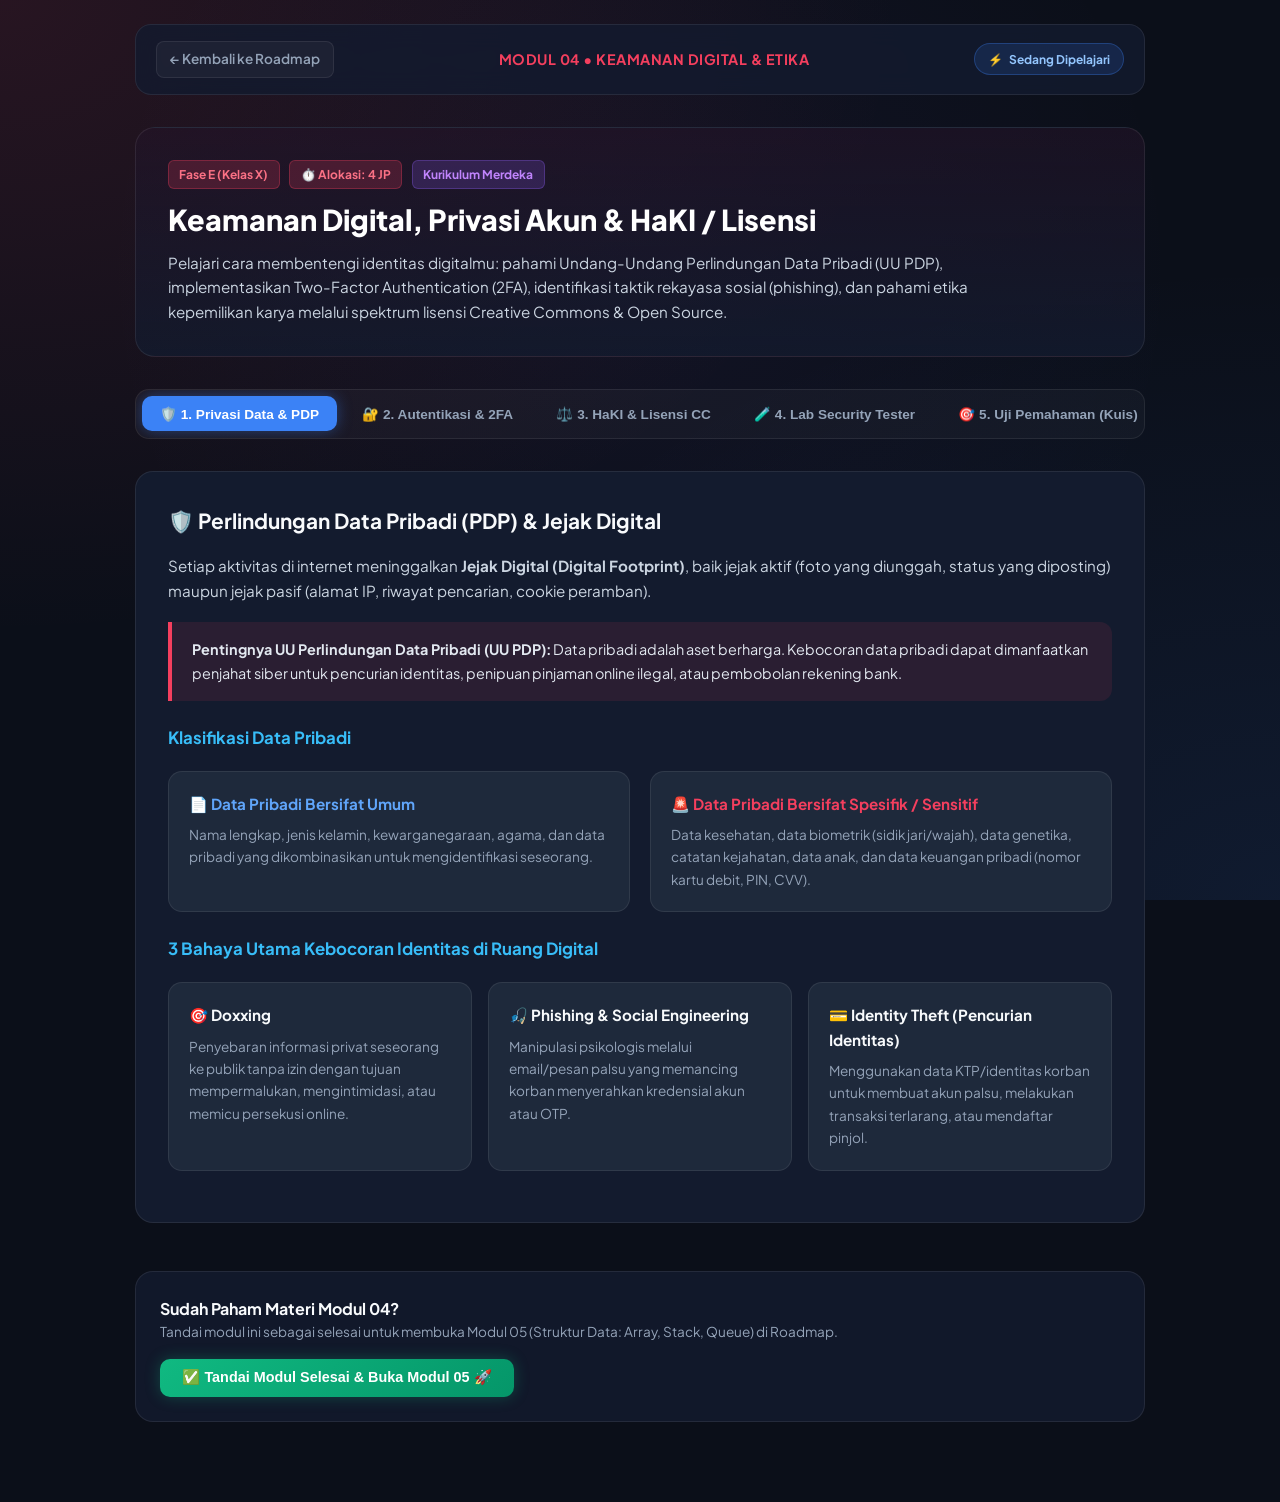
<file: materi-04-security-privacy.html>
<!DOCTYPE html>
<html lang="id">
<head>
    <meta charset="UTF-8">
    <meta name="viewport" content="width=device-width, initial-scale=1.0">
    <title>Modul 04: Keamanan Digital, Privasi & HaKI | Informatika Kelas X</title>
    <link rel="preconnect" href="https://fonts.googleapis.com">
    <link rel="preconnect" href="https://fonts.gstatic.com" crossorigin>
    <link href="https://fonts.googleapis.com/css2?family=Plus+Jakarta+Sans:wght@400;500;600;700;800&family=JetBrains+Mono:wght@400;600;700&display=swap" rel="stylesheet">

    <style>
        :root {
            --bg-main: #0B0F19;
            --bg-card: #131B2E;
            --bg-card-alt: #1E293B;
            --primary: #3B82F6;
            --primary-glow: rgba(59, 130, 246, 0.4);
            --accent-emerald: #10B981;
            --accent-cyan: #06B6D4;
            --accent-amber: #F59E0B;
            --accent-rose: #F43F5E;
            --accent-purple: #8B5CF6;
            --text-main: #F1F5F9;
            --text-muted: #94A3B8;
            --border-color: rgba(255, 255, 255, 0.08);
            --glass-bg: rgba(19, 27, 46, 0.85);
        }

        * {
            box-sizing: border-box;
            margin: 0;
            padding: 0;
        }

        body {
            font-family: 'Plus Jakarta Sans', sans-serif;
            background-color: var(--bg-main);
            color: var(--text-main);
            line-height: 1.6;
            min-height: 100vh;
            background-image: 
                radial-gradient(at 0% 0%, rgba(244, 63, 94, 0.12) 0px, transparent 50%),
                radial-gradient(at 100% 100%, rgba(59, 130, 246, 0.1) 0px, transparent 50%),
                radial-gradient(at 50% 30%, rgba(139, 92, 246, 0.05) 0px, transparent 60%);
            background-attachment: fixed;
        }

        .container {
            max-width: 1050px;
            margin: 0 auto;
            padding: 1.5rem 1.25rem 5rem 1.25rem;
        }

        /* Top Nav Bar */
        .top-nav {
            display: flex;
            justify-content: space-between;
            align-items: center;
            padding: 1rem 1.25rem;
            background: var(--glass-bg);
            backdrop-filter: blur(12px);
            border: 1px solid var(--border-color);
            border-radius: 16px;
            margin-bottom: 2rem;
            flex-wrap: wrap;
            gap: 0.8rem;
        }

        .btn-back {
            display: inline-flex;
            align-items: center;
            gap: 0.5rem;
            color: var(--text-muted);
            text-decoration: none;
            font-size: 0.85rem;
            font-weight: 600;
            padding: 0.4rem 0.8rem;
            border-radius: 8px;
            background: rgba(255, 255, 255, 0.04);
            border: 1px solid var(--border-color);
            transition: all 0.2s;
        }

        .btn-back:hover {
            color: white;
            background: rgba(255, 255, 255, 0.1);
        }

        .nav-title {
            font-size: 0.9rem;
            font-weight: 700;
            color: #F43F5E;
            letter-spacing: 0.5px;
        }

        .complete-status-badge {
            display: inline-flex;
            align-items: center;
            gap: 0.4rem;
            padding: 0.35rem 0.8rem;
            border-radius: 999px;
            font-size: 0.75rem;
            font-weight: 700;
        }
        .status-badge-done {
            background: rgba(16, 185, 129, 0.15);
            color: #34D399;
            border: 1px solid rgba(16, 185, 129, 0.3);
        }
        .status-badge-active {
            background: rgba(59, 130, 246, 0.15);
            color: #93C5FD;
            border: 1px solid rgba(59, 130, 246, 0.3);
        }

        /* Header Module */
        .module-header {
            background: linear-gradient(180deg, rgba(35, 20, 40, 0.6) 0%, rgba(19, 27, 46, 0.8) 100%);
            border: 1px solid var(--border-color);
            border-radius: 20px;
            padding: 2rem;
            margin-bottom: 2rem;
            position: relative;
            overflow: hidden;
        }

        .module-meta {
            display: flex;
            gap: 0.6rem;
            align-items: center;
            margin-bottom: 0.75rem;
            flex-wrap: wrap;
        }

        .tag-pill {
            background: rgba(244, 63, 94, 0.2);
            color: #FB7185;
            border: 1px solid rgba(244, 63, 94, 0.3);
            padding: 0.25rem 0.65rem;
            border-radius: 6px;
            font-size: 0.75rem;
            font-weight: 700;
        }

        .module-title {
            font-size: 1.8rem;
            font-weight: 800;
            color: #FFFFFF;
            margin-bottom: 0.8rem;
            line-height: 1.3;
        }

        .module-desc {
            color: #CBD5E1;
            font-size: 0.95rem;
            max-width: 850px;
        }

        /* Tabs Nav */
        .tab-nav {
            display: flex;
            gap: 0.5rem;
            background: rgba(255, 255, 255, 0.03);
            padding: 0.4rem;
            border-radius: 14px;
            border: 1px solid var(--border-color);
            margin-bottom: 2rem;
            overflow-x: auto;
            white-space: nowrap;
        }

        .tab-btn {
            background: transparent;
            border: none;
            color: var(--text-muted);
            padding: 0.6rem 1.1rem;
            border-radius: 10px;
            font-size: 0.85rem;
            font-weight: 600;
            cursor: pointer;
            transition: all 0.2s ease;
            display: flex;
            align-items: center;
            gap: 0.4rem;
        }

        .tab-btn:hover {
            color: #FFFFFF;
            background: rgba(255, 255, 255, 0.05);
        }

        .tab-btn.active {
            background: var(--primary);
            color: #FFFFFF;
            box-shadow: 0 0 15px var(--primary-glow);
        }

        /* Content Sections */
        .tab-pane {
            display: none;
            animation: fadeIn 0.3s ease;
        }
        .tab-pane.active {
            display: block;
        }

        @keyframes fadeIn {
            from { opacity: 0; transform: translateY(6px); }
            to { opacity: 1; transform: translateY(0); }
        }

        .content-card {
            background: var(--bg-card);
            border: 1px solid var(--border-color);
            border-radius: 18px;
            padding: 2rem;
            margin-bottom: 1.5rem;
        }

        .content-card h3 {
            font-size: 1.3rem;
            font-weight: 700;
            color: #F8FAFC;
            margin-bottom: 1rem;
            display: flex;
            align-items: center;
            gap: 0.5rem;
        }

        .content-card h4 {
            font-size: 1.05rem;
            font-weight: 700;
            color: #38BDF8;
            margin: 1.5rem 0 0.6rem 0;
        }

        .content-card p {
            color: #CBD5E1;
            font-size: 0.95rem;
            margin-bottom: 1rem;
            line-height: 1.65;
        }

        /* Callouts */
        .callout {
            background: rgba(59, 130, 246, 0.1);
            border-left: 4px solid var(--primary);
            padding: 1rem 1.25rem;
            border-radius: 0 12px 12px 0;
            margin: 1.2rem 0;
            font-size: 0.9rem;
            color: #E2E8F0;
        }
        .callout-rose {
            background: rgba(244, 63, 94, 0.1);
            border-left-color: var(--accent-rose);
        }
        .callout-emerald {
            background: rgba(16, 185, 129, 0.1);
            border-left-color: var(--accent-emerald);
        }
        .callout-amber {
            background: rgba(245, 158, 11, 0.1);
            border-left-color: var(--accent-amber);
        }

        /* Grids */
        .grid-2 {
            display: grid;
            grid-template-columns: 1fr 1fr;
            gap: 1.25rem;
            margin: 1.2rem 0;
        }
        .grid-3 {
            display: grid;
            grid-template-columns: repeat(3, 1fr);
            gap: 1rem;
            margin: 1.2rem 0;
        }
        .grid-4 {
            display: grid;
            grid-template-columns: repeat(2, 1fr);
            gap: 1rem;
            margin: 1.2rem 0;
        }

        @media (max-width: 768px) {
            .grid-2, .grid-3, .grid-4 {
                grid-template-columns: 1fr;
            }
            .content-card {
                padding: 1.25rem;
            }
        }

        .sub-card {
            background: var(--bg-card-alt);
            border: 1px solid var(--border-color);
            border-radius: 14px;
            padding: 1.25rem;
        }

        .sub-card-title {
            font-size: 0.95rem;
            font-weight: 700;
            color: #F8FAFC;
            margin-bottom: 0.5rem;
            display: flex;
            align-items: center;
            gap: 0.4rem;
        }

        .sub-card p {
            font-size: 0.85rem;
            color: var(--text-muted);
            margin-bottom: 0;
        }

        /* CC License Matrix Table */
        .license-table {
            width: 100%;
            border-collapse: collapse;
            font-size: 0.85rem;
            margin: 1rem 0;
            background: #101626;
            border-radius: 12px;
            overflow: hidden;
            border: 1px solid var(--border-color);
        }
        .license-table th, .license-table td {
            padding: 0.8rem 1rem;
            border-bottom: 1px solid var(--border-color);
            text-align: left;
        }
        .license-table th {
            background: #1A233A;
            color: #38BDF8;
        }

        /* Interactive Security Lab */
        .lab-box {
            background: #0D1322;
            border: 1px solid rgba(244, 63, 94, 0.3);
            border-radius: 18px;
            padding: 1.5rem;
            margin: 1.5rem 0;
        }

        .input-group {
            margin-bottom: 1.2rem;
        }
        .input-label {
            font-size: 0.85rem;
            font-weight: 600;
            color: #CBD5E1;
            margin-bottom: 0.4rem;
            display: block;
        }
        .sec-input {
            width: 100%;
            background: #162036;
            border: 1px solid var(--border-color);
            border-radius: 10px;
            padding: 0.65rem 1rem;
            color: white;
            font-family: 'JetBrains Mono', monospace;
            font-size: 0.9rem;
            outline: none;
        }
        .sec-input:focus {
            border-color: var(--primary);
        }

        .pwd-strength-bar {
            height: 6px;
            background: rgba(255,255,255,0.1);
            border-radius: 999px;
            margin: 0.5rem 0;
            overflow: hidden;
        }
        .pwd-strength-fill {
            height: 100%;
            width: 0%;
            transition: all 0.3s ease;
        }

        /* Phishing Detector Sim */
        .email-client {
            background: #162036;
            border: 1px solid var(--border-color);
            border-radius: 12px;
            padding: 1.2rem;
            margin-top: 1.5rem;
        }
        .email-header-row {
            font-size: 0.8rem;
            color: #94A3B8;
            border-bottom: 1px solid var(--border-color);
            padding-bottom: 0.6rem;
            margin-bottom: 0.8rem;
        }
        .phish-clue {
            background: rgba(244, 63, 94, 0.15);
            color: #FB7185;
            padding: 0.2rem 0.5rem;
            border-radius: 4px;
            cursor: pointer;
            font-weight: 600;
        }

        /* Quiz Components */
        .quiz-card {
            background: var(--bg-card-alt);
            border: 1px solid var(--border-color);
            border-radius: 14px;
            padding: 1.25rem;
            margin-bottom: 1.25rem;
        }

        .quiz-question {
            font-size: 0.95rem;
            font-weight: 700;
            color: #F8FAFC;
            margin-bottom: 0.8rem;
        }

        .quiz-options {
            display: flex;
            flex-direction: column;
            gap: 0.5rem;
        }

        .quiz-opt {
            background: rgba(255, 255, 255, 0.03);
            border: 1px solid var(--border-color);
            padding: 0.6rem 1rem;
            border-radius: 8px;
            font-size: 0.85rem;
            color: #CBD5E1;
            cursor: pointer;
            text-align: left;
            transition: all 0.2s;
        }

        .quiz-opt:hover {
            background: rgba(255, 255, 255, 0.08);
            color: #FFFFFF;
        }

        .quiz-opt.correct {
            background: rgba(16, 185, 129, 0.2) !important;
            border-color: #10B981 !important;
            color: #34D399 !important;
            font-weight: 600;
        }

        .quiz-opt.wrong {
            background: rgba(239, 68, 68, 0.2) !important;
            border-color: #EF4444 !important;
            color: #F87171 !important;
        }

        .quiz-feedback {
            font-size: 0.8rem;
            margin-top: 0.6rem;
            padding: 0.5rem 0.8rem;
            border-radius: 6px;
            display: none;
        }

        .quiz-feedback.show {
            display: block;
        }

        .feedback-correct {
            background: rgba(16, 185, 129, 0.1);
            color: #34D399;
            border-left: 3px solid #10B981;
        }

        .feedback-wrong {
            background: rgba(239, 68, 68, 0.1);
            color: #F87171;
            border-left: 3px solid #EF4444;
        }

        .quiz-score-box {
            background: linear-gradient(135deg, rgba(30, 48, 80, 0.8), rgba(19, 27, 46, 0.9));
            border: 1px solid #3B82F6;
            border-radius: 16px;
            padding: 1.5rem;
            text-align: center;
            margin-top: 1.5rem;
            display: none;
        }

        /* Bottom Action Bar */
        .bottom-bar {
            margin-top: 3rem;
            display: flex;
            justify-content: space-between;
            align-items: center;
            padding: 1.5rem;
            background: var(--glass-bg);
            border: 1px solid var(--border-color);
            border-radius: 18px;
            flex-wrap: wrap;
            gap: 1rem;
        }

        .btn-action-primary {
            background: linear-gradient(135deg, #10B981, #059669);
            color: white;
            border: none;
            padding: 0.65rem 1.4rem;
            border-radius: 10px;
            font-size: 0.9rem;
            font-weight: 700;
            cursor: pointer;
            display: inline-flex;
            align-items: center;
            gap: 0.5rem;
            box-shadow: 0 0 15px rgba(16, 185, 129, 0.3);
            transition: all 0.2s;
        }

        .btn-action-primary:hover {
            transform: translateY(-2px);
            box-shadow: 0 0 25px rgba(16, 185, 129, 0.5);
        }

        /* Toast */
        .toast {
            position: fixed;
            bottom: 2rem;
            right: 2rem;
            background: #1E293B;
            border: 1px solid #10B981;
            color: white;
            padding: 0.75rem 1.25rem;
            border-radius: 12px;
            font-size: 0.85rem;
            box-shadow: 0 10px 25px rgba(0,0,0,0.5);
            z-index: 999;
            display: flex;
            align-items: center;
            gap: 0.6rem;
            transform: translateY(100px);
            opacity: 0;
            transition: all 0.3s ease;
        }
        .toast.show {
            transform: translateY(0);
            opacity: 1;
        }
    </style>
</head>
<body>

    <div class="container">
        <nav class="top-nav">
            <a href="index.html" class="btn-back">
                ← Kembali ke Roadmap
            </a>
            <div class="nav-title">MODUL 04 • KEAMANAN DIGITAL & ETIKA</div>
            <div id="moduleStatusBadge" class="complete-status-badge status-badge-active">
                <span>⚡</span>
                <span id="statusBadgeText">Sedang Dipelajari</span>
            </div>
        </nav>

        <header class="module-header">
            <div class="module-meta">
                <span class="tag-pill">Fase E (Kelas X)</span>
                <span class="tag-pill" style="background: rgba(244,63,94,0.2); color:#FB7185; border-color: rgba(244,63,94,0.3);">⏱️ Alokasi: 4 JP</span>
                <span class="tag-pill" style="background: rgba(139,92,246,0.2); color:#C084FC; border-color: rgba(139,92,246,0.3);">Kurikulum Merdeka</span>
            </div>
            <h1 class="module-title">Keamanan Digital, Privasi Akun & HaKI / Lisensi</h1>
            <p class="module-desc">
                Pelajari cara membentengi identitas digitalmu: pahami Undang-Undang Perlindungan Data Pribadi (UU PDP), implementasikan Two-Factor Authentication (2FA), identifikasi taktik rekayasa sosial (phishing), dan pahami etika kepemilikan karya melalui spektrum lisensi Creative Commons & Open Source.
            </p>
        </header>

        <div class="tab-nav">
            <button class="tab-btn active" onclick="switchTab('tab-privacy', this)">🛡️ 1. Privasi Data & PDP</button>
            <button class="tab-btn" onclick="switchTab('tab-auth', this)">🔐 2. Autentikasi & 2FA</button>
            <button class="tab-btn" onclick="switchTab('tab-haki', this)">⚖️ 3. HaKI & Lisensi CC</button>
            <button class="tab-btn" onclick="switchTab('tab-lab', this)">🧪 4. Lab Security Tester</button>
            <button class="tab-btn" onclick="switchTab('tab-quiz', this)">🎯 5. Uji Pemahaman (Kuis)</button>
        </div>

        <section id="tab-privacy" class="tab-pane active">
            <div class="content-card">
                <h3>🛡️ Perlindungan Data Pribadi (PDP) & Jejak Digital</h3>
                <p>
                    Setiap aktivitas di internet meninggalkan <strong>Jejak Digital (Digital Footprint)</strong>, baik jejak aktif (foto yang diunggah, status yang diposting) maupun jejak pasif (alamat IP, riwayat pencarian, cookie peramban).
                </p>

                <div class="callout callout-rose">
                    <strong>Pentingnya UU Perlindungan Data Pribadi (UU PDP):</strong> Data pribadi adalah aset berharga. Kebocoran data pribadi dapat dimanfaatkan penjahat siber untuk pencurian identitas, penipuan pinjaman online ilegal, atau pembobolan rekening bank.
                </div>

                <h4>Klasifikasi Data Pribadi</h4>
                <div class="grid-2">
                    <div class="sub-card">
                        <div class="sub-card-title" style="color: #60A5FA;">📄 Data Pribadi Bersifat Umum</div>
                        <p>Nama lengkap, jenis kelamin, kewarganegaraan, agama, dan data pribadi yang dikombinasikan untuk mengidentifikasi seseorang.</p>
                    </div>
                    <div class="sub-card">
                        <div class="sub-card-title" style="color: #F43F5E;">🚨 Data Pribadi Bersifat Spesifik / Sensitif</div>
                        <p>Data kesehatan, data biometrik (sidik jari/wajah), data genetika, catatan kejahatan, data anak, dan data keuangan pribadi (nomor kartu debit, PIN, CVV).</p>
                    </div>
                </div>

                <h4>3 Bahaya Utama Kebocoran Identitas di Ruang Digital</h4>
                <div class="grid-3">
                    <div class="sub-card">
                        <div class="sub-card-title">🎯 Doxxing</div>
                        <p>Penyebaran informasi privat seseorang ke publik tanpa izin dengan tujuan mempermalukan, mengintimidasi, atau memicu persekusi online.</p>
                    </div>
                    <div class="sub-card">
                        <div class="sub-card-title">🎣 Phishing & Social Engineering</div>
                        <p>Manipulasi psikologis melalui email/pesan palsu yang memancing korban menyerahkan kredensial akun atau OTP.</p>
                    </div>
                    <div class="sub-card">
                        <div class="sub-card-title">💳 Identity Theft (Pencurian Identitas)</div>
                        <p>Menggunakan data KTP/identitas korban untuk membuat akun palsu, melakukan transaksi terlarang, atau mendaftar pinjol.</p>
                    </div>
                </div>
            </div>
        </section>

        <section id="tab-auth" class="tab-pane">
            <div class="content-card">
                <h3>🔐 Autentikasi Multi-Faktor (MFA / 2FA) & Manajemen Kata Sandi</h3>
                <p>
                    Kata sandi (password) saja tidak lagi cukup untuk mengamankan akun modern. Peretas dapat menebak kata sandi menggunakan teknik <em>Brute Force Attack</em>, <em>Credential Stuffing</em>, atau kebocoran database (*data breach*).
                </p>

                <div class="callout callout-emerald">
                    <strong>3 Faktor Utama Autentikasi Keamanan:</strong><br>
                    <strong>1. Something You Know (Sesuatu yang kamu tahu):</strong> Password, PIN, Pola kunci.<br>
                    <strong>2. Something You Have (Sesuatu yang kamu miliki):</strong> Smartphone (OTP via Authenticator App), Security Key fisik (YubiKey), Kartu Smartcard.<br>
                    <strong>3. Something You Are (Sesuatu pada dirimu):</strong> Biometrik (Sidik Jari, Pemindai Iris Mata, Face Recognition).
                </div>

                <h4>Mengapa Two-Factor Authentication (2FA) Wajib Diaktifkan?</h4>
                <div class="grid-2">
                    <div class="sub-card">
                        <div class="sub-card-title">🛡️ Lapis Proteksi Tambahan</div>
                        <p>Bahkan jika penyerang berhasil mencuri kata sandi kamu, mereka tetap tidak bisa masuk ke akun karena tidak memiliki kode unik 6 digit berbasis waktu (TOTP) yang hanya ada di ponselmu.</p>
                    </div>
                    <div class="sub-card">
                        <div class="sub-card-title">🔑 Password Manager</div>
                        <p>Gunakan pengelola kata sandi (seperti Bitwarden atau KeePass) untuk menghasilkan kata sandi unik dan acak 16+ karakter untuk setiap layanan tanpa perlu menghafalnya satu per satu.</p>
                    </div>
                </div>
            </div>
        </section>

        <section id="tab-haki" class="tab-pane">
            <div class="content-card">
                <h3>⚖️ Hak atas Kekayaan Intelektual (HaKI) & Lisensi Karya Digital</h3>
                <p>
                    Di dunia informatika, menghargai karya intelektual pencipta kode, gambar, musik, dan konten tertulis adalah pilar etika utama. Hak Cipta (*Copyright*) melindungi pencipta dari pembajakan dan penggunaan tanpa izin.
                </p>

                <h4>Spektrum Lisensi: Dari Tertutup ke Terbuka</h4>
                <div class="grid-3">
                    <div class="sub-card">
                        <div class="sub-card-title" style="color: #FB7185;">🔒 Proprietary / Copyright (All Rights Reserved)</div>
                        <p>Hak eksklusif penuh pada pencipta. Orang lain dilarang menyalin, memodifikasi, atau mendistribusikan tanpa izin tertulis (contoh: Windows, Adobe Photoshop).</p>
                    </div>
                    <div class="sub-card">
                        <div class="sub-card-title" style="color: #34D399;">🌐 Open Source / Free Software</div>
                        <p>Kode sumber terbuka dan bebas dipelajari, dimodifikasi, dan didistribusikan (contoh: Linux, Python, Blender di bawah lisensi MIT/GPL/Apache).</p>
                    </div>
                    <div class="sub-card">
                        <div class="sub-card-title" style="color: #60A5FA;">🎨 Creative Commons (CC)</div>
                        <p>Lisensi terstandar yang memungkinkan kreator membagikan karya visual/audio mereka untuk publik dengan syarat-syarat tertentu.</p>
                    </div>
                </div>

                <h4>Matriks Elemen Lisensi Creative Commons (CC)</h4>
                <table class="license-table">
                    <thead>
                        <tr>
                            <th>Ikon &amp; Kode</th>
                            <th>Nama Elemen</th>
                            <th>Artinya bagi Pengguna</th>
                        </tr>
                    </thead>
                    <tbody>
                        <tr>
                            <td><strong>BY (Attribution)</strong></td>
                            <td>Atribusi</td>
                            <td>Wajib mencantumkan nama pencipta asli saat menggunakan karya.</td>
                        </tr>
                        <tr>
                            <td><strong>NC (Non-Commercial)</strong></td>
                            <td>Non-Komersial</td>
                            <td>Karya hanya boleh digunakan untuk tujuan non-profit / edukasi (dilarang dijual/dikomersialkan).</td>
                        </tr>
                        <tr>
                            <td><strong>ND (No Derivatives)</strong></td>
                            <td>Tanpa Turunan</td>
                            <td>Karya boleh dibagikan tetapi tidak boleh diubah, diedit, atau di-remix.</td>
                        </tr>
                        <tr>
                            <td><strong>SA (Share Alike)</strong></td>
                            <td>Berbagi Serupa</td>
                            <td>Jika karya dimodifikasi, hasil karya baru harus dilisensikan di bawah aturan yang sama.</td>
                        </tr>
                    </tbody>
                </table>
            </div>
        </section>

        <section id="tab-lab" class="tab-pane">
            <div class="content-card">
                <h3>🧪 Laboratorium Keamanan Akun & Deteksi Phishing</h3>
                <p>Uji kekuatan kata sandimu dan latih nalurimu mendeteksi email manipulatif di bawah ini!</p>

                <div class="lab-box">
                    <div class="input-group">
                        <label class="input-label">🔑 1. Uji Kekuatan Password (Client-Side Only, Aman):</label>
                        <input type="text" id="inputPwdTest" class="sec-input" placeholder="Ketik kata sandi uji coba (contoh: Rahasia123!#)" oninput="evaluatePasswordStrength()">
                        <div class="pwd-strength-bar">
                            <div class="pwd-strength-fill" id="pwdFill"></div>
                        </div>
                        <small id="pwdVerdict" style="color: var(--text-muted); font-size: 0.8rem;">Masukkan password untuk mengecek tingkat entropi keamanan.</small>
                    </div>

                    <div class="email-client">
                        <h4 style="color: #FB7185; margin-top: 0; font-size: 0.95rem;">🎣 2. Simulasi Email: Temukan Tanda-Tanda Phishing!</h4>
                        <div class="email-header-row">
                            <strong>Dari:</strong> support@bank-rakyat-indonesia-update-2026.xyz <span class="phish-clue" onclick="revealClue(1)">[Cek Domain]</span><br>
                            <strong>Subjek:</strong> ⚠️ DARURAT: Rekening Anda Diblokir! Klik Dalam 5 Menit! <span class="phish-clue" onclick="revealClue(2)">[Cek Urgensi]</span>
                        </div>
                        <p style="font-size: 0.85rem; color: #CBD5E1;">
                            "Kepada Nasabah Yang Terhormat, kami mendeteksi aktivitas mencurigakan. Segera klik link di bawah ini dan masukkan <strong>PIN ATM &amp; Kode OTP</strong> Anda untuk verifikasi ulang pembukaan blokir."
                        </p>
                        <div id="clueOutput" style="font-size: 0.8rem; color: #34D399; margin-top: 0.6rem; display: none;"></div>
                    </div>
                </div>
            </div>
        </section>

        <section id="tab-quiz" class="tab-pane">
            <div class="content-card">
                <h3>🎯 Uji Pemahaman Formatif: Keamanan Digital & HaKI</h3>
                <p>Jawablah 10 pertanyaan di bawah ini untuk menguji pemahaman keamanan akun, privasi data, dan etika lisensi digital.</p>

                <div id="quizContainer"></div>

                <div class="quiz-score-box" id="quizScoreBox">
                    <h4 style="font-size: 1.3rem; margin-bottom: 0.4rem;" id="quizScoreTitle">Skor Kamu: 0 / 100</h4>
                    <p id="quizScoreFeedback" style="color: #CBD5E1; font-size: 0.9rem; margin-bottom: 1rem;"></p>
                    <button class="btn-action-primary" style="background: var(--primary);" onclick="resetQuiz()">Ulangi Kuis 🔄</button>
                </div>
            </div>
        </section>

        <footer class="bottom-bar">
            <div>
                <h4 style="font-size: 1rem; color: #F8FAFC;">Sudah Paham Materi Modul 04?</h4>
                <p style="font-size: 0.85rem; color: var(--text-muted);">Tandai modul ini sebagai selesai untuk membuka Modul 05 (Struktur Data: Array, Stack, Queue) di Roadmap.</p>
            </div>
            <div style="display: flex; gap: 0.8rem;">
                <button class="btn-action-primary" id="btnMarkComplete" onclick="markModuleComplete()">
                    <span>✅ Tandai Modul Selesai & Buka Modul 05 🚀</span>
                </button>
            </div>
        </footer>
    </div>

    <div class="toast" id="toastMsg">
        <span id="toastIcon">🎉</span>
        <span id="toastText">Status berhasil diperbarui!</span>
    </div>

    <script>
        const STORAGE_KEY = 'informatika_x_sem1_roadmap';
        const CURRENT_MODULE_ID = 4;

        function switchTab(tabId, btnElement) {
            document.querySelectorAll('.tab-pane').forEach(p => p.classList.remove('active'));
            document.querySelectorAll('.tab-btn').forEach(b => b.classList.remove('active'));
            
            document.getElementById(tabId).classList.add('active');
            btnElement.classList.add('active');
        }

        // Password Evaluator
        function evaluatePasswordStrength() {
            const pwd = document.getElementById('inputPwdTest').value;
            const fill = document.getElementById('pwdFill');
            const verdict = document.getElementById('pwdVerdict');

            if (!pwd) {
                fill.style.width = '0%';
                verdict.innerText = 'Masukkan password untuk mengecek tingkat entropi keamanan.';
                return;
            }

            let score = 0;
            if (pwd.length >= 8) score += 25;
            if (pwd.length >= 12) score += 15;
            if (/[A-Z]/.test(pwd)) score += 20;
            if (/[0-9]/.test(pwd)) score += 20;
            if (/[^A-Za-z0-9]/.test(pwd)) score += 20;

            fill.style.width = score + '%';

            if (score < 40) {
                fill.style.background = '#EF4444';
                verdict.innerHTML = '<span style="color:#F87171;">⚠️ Sangat Lemah:</span> Mudah ditebak bot brute-force dalam hitungan detik!';
            } else if (score < 75) {
                fill.style.background = '#F59E0B';
                verdict.innerHTML = '<span style="color:#FBBF24;">🟡 Cukup:</span> Tambahkan kombinasi simbol unik dan perpanjang karakter.';
            } else {
                fill.style.background = '#10B981';
                verdict.innerHTML = '<span style="color:#34D399;">🛡️ Sangat Kuat:</span> Memiliki entropi tinggi dan resisten terhadap serangan kamus!';
            }
        }

        function revealClue(type) {
            const out = document.getElementById('clueOutput');
            out.style.display = 'block';
            if (type === 1) {
                out.innerHTML = '<strong>🔍 Analisis Domain:</strong> Domain <code>.xyz</code> yang panjang dan mencatut nama bank adalah domain tipuan (spoofing). Bank resmi selalu menggunakan domain resmi institusi (seperti .co.id).';
            } else {
                out.innerHTML = '<strong>🔍 Analisis Psikologis:</strong> Pesan yang menciptakan kepanikan semu (Sense of Urgency) adalah taktik klasik rekayasa sosial agar korban tergesa-gesa tanpa berpikir rasional.';
            }
            showToast('Indikasi phishing teridentifikasi!', '🚨');
        }

        // Kuis Data (10 Soal Formatif)
        const quizData = [
            {
                q: "1. Manakah di bawah ini yang termasuk dalam kategori 'Data Pribadi Bersifat Spesifik/Sensitif' menurut regulasi PDP?",
                opts: ["Nama Lengkap", "Agama", "Data Biometrik (Sidik Jari/Retina) & Rekam Medis Kesehatan", "Jenis Kelamin"],
                answer: 2,
                explain: "Data biometrik, kesehatan, genetika, dan keuangan anak tergolong data spesifik dengan standar perlindungan ketat."
            },
            {
                q: "2. Mekanisme keamanan yang mewajibkan pengguna memasukkan kata sandi dan kode verifikasi 6-digit dinamis dari ponsel disebut...",
                opts: ["Single Sign-On (SSO)", "Two-Factor Authentication (2FA / MFA)", "Data Cleansing", "Open Source Licensing"],
                answer: 1,
                explain: "2FA menggabungkan 'Something you know' (password) dan 'Something you have' (perangkat penerima kode unik)."
            },
            {
                q: "3. Praktik membongkar dan menyebarkan identitas pribadi orang lain (alamat rumah, NIK, nomor HP) ke media sosial tanpa izin demi memicu persekusi disebut...",
                opts: ["Doxxing", "Phishing", "Spoofing", "Defragmentasi"],
                answer: 0,
                explain: "Doxxing adalah kejahatan siber yang mempublikasikan informasi privat seseorang untuk tujuan intimidasi publik."
            },
            {
                q: "4. Taktik penipuan digital yang mengirimkan tautan formulir tiruan lewat email atau pesan WhatsApp untuk mencuri PIN/OTP korban disebut...",
                opts: ["Phishing / Social Engineering", "Malware Trojan", "SQL Injection", "Distributed Denial of Service (DDoS)"],
                answer: 0,
                explain: "Phishing memanfaatkan kelalaian manusia (human engineering) dengan memancing korban memasukkan kredensial ke situs tiruan."
            },
            {
                q: "5. Lisensi Creative Commons dengan simbol 'CC BY-NC' mengizinkan orang lain untuk...",
                opts: [
                    "Menjual karya tersebut demi keuntungan finansial pribadi",
                    "Menggunakan dan membagikan karya dengan syarat mencantumkan nama pencipta dan hanya untuk tujuan non-komersial",
                    "Mengklaim bahwa karya tersebut adalah buatan dirinya sendiri",
                    "Menghapus seluruh nama pembuat asli karya"
                ],
                answer: 1,
                explain: "BY mewajibkan Atribusi (mencantumkan pencipta) dan NC (Non-Commercial) melarang penggunaan komersial untuk keuntungan materiil."
            },
            {
                q: "6. Simbol 'ND (No Derivatives)' pada lisensi Creative Commons memiliki arti bahwa pengguna...",
                opts: [
                    "Bebas mengedit dan mengubah karya sesuai selera",
                    "Dilarang mengubah, memotong, meremix, atau membuat karya turunan dari karya asli",
                    "Harus membayar sejumlah royalti kepada pencipta",
                    "Hanya boleh membuka file tersebut di malam hari"
                ],
                answer: 1,
                explain: "No Derivatives (ND) mensyaratkan karya harus dibagikan dalam bentuk aslinya secara utuh tanpa modifikasi atau gubahan."
            },
            {
                q: "7. Mengapa menggunakan kata sandi yang sama persis untuk akun Instagram, Gmail, dan Mobile Banking sangat berbahaya?",
                opts: [
                    "Karena kuota internet akan lebih cepat habis",
                    "Karena jika satu layanan mengalami kebocoran data (data breach), seluruh akun lainnya otomatis dapat dibobol (Credential Stuffing)",
                    "Karena sistem operasi komputer akan mengalami crash",
                    "Karena ukuran file password akan menjadi terlalu besar"
                ],
                answer: 1,
                explain: "Peretas menguji kombinasi email-password yang bocor dari satu platform ke ratusan platform lain (Credential Stuffing Attack)."
            },
            {
                q: "8. Manakah contoh penerapan autentikasi kategori 'Something You Are' (Inherence Factor)?",
                opts: ["Kata sandi 12 karakter", "Kode SMS OTP", "Pemindaian Sidik Jari (Fingerprint) atau Pengenalan Wajah (Face Unlock)", "PIN kartu debit"],
                answer: 2,
                explain: "Something You Are adalah faktor autentikasi biologis/biometrik unik yang melekat pada fisik pengguna."
            },
            {
                q: "9. Perangkat lunak seperti Linux Kernel atau Blender 3D yang kode sumbernya dibuka bebas bagi publik untuk dipelajari dan dikembangkan termasuk dalam lisensi...",
                opts: ["Proprietary Closed Source", "Open Source Software (FOSS)", "Pirated Software", "Adware"],
                answer: 1,
                explain: "Open Source Software menjamin transparansi, kebebasan memeriksa kode sumber, serta redistribusi karya secara kolaboratif."
            },
            {
                q: "10. Apa tindakan pencegahan paling aman ketika kamu menggunakan komputer umum di perpustakaan atau lab sekolah?",
                opts: [
                    "Menyimpan password di browser dengan menekan 'Remember Me'",
                    "Menggunakan mode Incognito/Private Browsing dan selalu menekan tombol 'Log Out' serta menutup browser setelah selesai",
                    "Membiarkan tab email tetap terbuka agar teman lain bisa membaca",
                    "Mematikan monitor tanpa keluar dari akun"
                ],
                answer: 1,
                explain: "Selalu gunakan mode privat dan wajib Log Out di perangkat bersama untuk mencegah penyalahgunaan sesi akun oleh pengguna berikutnya."
            }
        ];

        let answeredCount = 0;
        let score = 0;

        function renderQuiz() {
            const container = document.getElementById('quizContainer');
            container.innerHTML = '';

            quizData.forEach((item, index) => {
                const qHtml = `
                    <div class="quiz-card" id="qcard-${index}">
                        <div class="quiz-question">${item.q}</div>
                        <div class="quiz-options">
                            ${item.opts.map((opt, optIndex) => `
                                <button class="quiz-opt" onclick="checkAnswer(${index}, ${optIndex}, this)">
                                    ${String.fromCharCode(65 + optIndex)}. ${opt}
                                </button>
                            `).join('')}
                        </div>
                        <div class="quiz-feedback" id="feedback-${index}"></div>
                    </div>
                `;
                container.insertAdjacentHTML('beforeend', qHtml);
            });
        }

        function checkAnswer(qIndex, selectedOpt, btnElement) {
            const q = quizData[qIndex];
            const card = document.getElementById(`qcard-${qIndex}`);
            const feedback = document.getElementById(`feedback-${qIndex}`);
            const options = card.querySelectorAll('.quiz-opt');

            options.forEach(b => b.onclick = null);

            if (selectedOpt === q.answer) {
                btnElement.classList.add('correct');
                feedback.className = 'quiz-feedback show feedback-correct';
                feedback.innerHTML = `<strong>✓ Tepat Sekali!</strong> ${q.explain}`;
                score += 10;
            } else {
                btnElement.classList.add('wrong');
                options[q.answer].classList.add('correct');
                feedback.className = 'quiz-feedback show feedback-wrong';
                feedback.innerHTML = `<strong>✗ Kurang Tepat!</strong> Jawaban benar: <strong>${String.fromCharCode(65 + q.answer)}. ${q.opts[q.answer]}</strong>.<br>${q.explain}`;
            }

            answeredCount++;
            if (answeredCount === quizData.length) {
                showQuizResult();
            }
        }

        function showQuizResult() {
            const scoreBox = document.getElementById('quizScoreBox');
            const scoreTitle = document.getElementById('quizScoreTitle');
            const feedback = document.getElementById('quizScoreFeedback');

            scoreTitle.innerText = `Skor Akhir Kamu: ${score} / 100`;
            if (score >= 80) {
                feedback.innerText = "Luar biasa! Kamu memiliki kesadaran keamanan siber (Cyber Hygiene) dan pemahaman etika lisensi digital yang sangat matang.";
            } else if (score >= 60) {
                feedback.innerText = "Bagus! Kamu sudah memahami prinsip keamanan dasar. Coba tinjau ulang tab 'HaKI & Lisensi CC' untuk memperdalam konsep.";
            } else {
                feedback.innerText = "Jangan berkecil hati! Pelajari kembali materi modul di atas dan coba ulangi kuis ini.";
            }

            scoreBox.style.display = 'block';
            scoreBox.scrollIntoView({ behavior: 'smooth' });
        }

        function resetQuiz() {
            answeredCount = 0;
            score = 0;
            document.getElementById('quizScoreBox').style.display = 'none';
            renderQuiz();
        }

        // LocalStorage Sync
        function getProgress() {
            try {
                const saved = localStorage.getItem(STORAGE_KEY);
                return saved ? JSON.parse(saved) : {};
            } catch (e) {
                return {};
            }
        }

        function updateProgressUI() {
            const prog = getProgress();
            const badge = document.getElementById('moduleStatusBadge');
            const badgeText = document.getElementById('statusBadgeText');
            const btnMark = document.getElementById('btnMarkComplete');

            if (prog[CURRENT_MODULE_ID] === 'completed') {
                badge.className = 'complete-status-badge status-badge-done';
                badgeText.innerText = 'Sudah Selesai ✓';
                btnMark.innerHTML = '<span>✓ Modul Sudah Tuntas (Buka Modul 05 →)</span>';
            } else {
                badge.className = 'complete-status-badge status-badge-active';
                badgeText.innerText = 'Sedang Dipelajari';
                btnMark.innerHTML = '<span>✅ Tandai Modul Selesai & Buka Modul 05 🚀</span>';
            }
        }

        function markModuleComplete() {
            const prog = getProgress();
            prog[CURRENT_MODULE_ID] = 'completed';

            // Buka Modul 5 jika masih terkunci
            if (!prog[5] || prog[5] === 'locked') {
                prog[5] = 'current';
            }

            localStorage.setItem(STORAGE_KEY, JSON.stringify(prog));
            updateProgressUI();
            showToast("Modul 04 selesai! Modul 05 (Struktur Data) telah terbuka 🎉", "🎉");

            setTimeout(() => {
                window.location.href = 'index.html';
            }, 1500);
        }

        function showToast(text, icon = "✅") {
            const toast = document.getElementById('toastMsg');
            document.getElementById('toastText').innerText = text;
            document.getElementById('toastIcon').innerText = icon;
            toast.classList.add('show');
            setTimeout(() => {
                toast.classList.remove('show');
            }, 3500);
        }

        document.addEventListener('DOMContentLoaded', () => {
            renderQuiz();
            updateProgressUI();
        });
    </script>
</body>
</html>
</file>
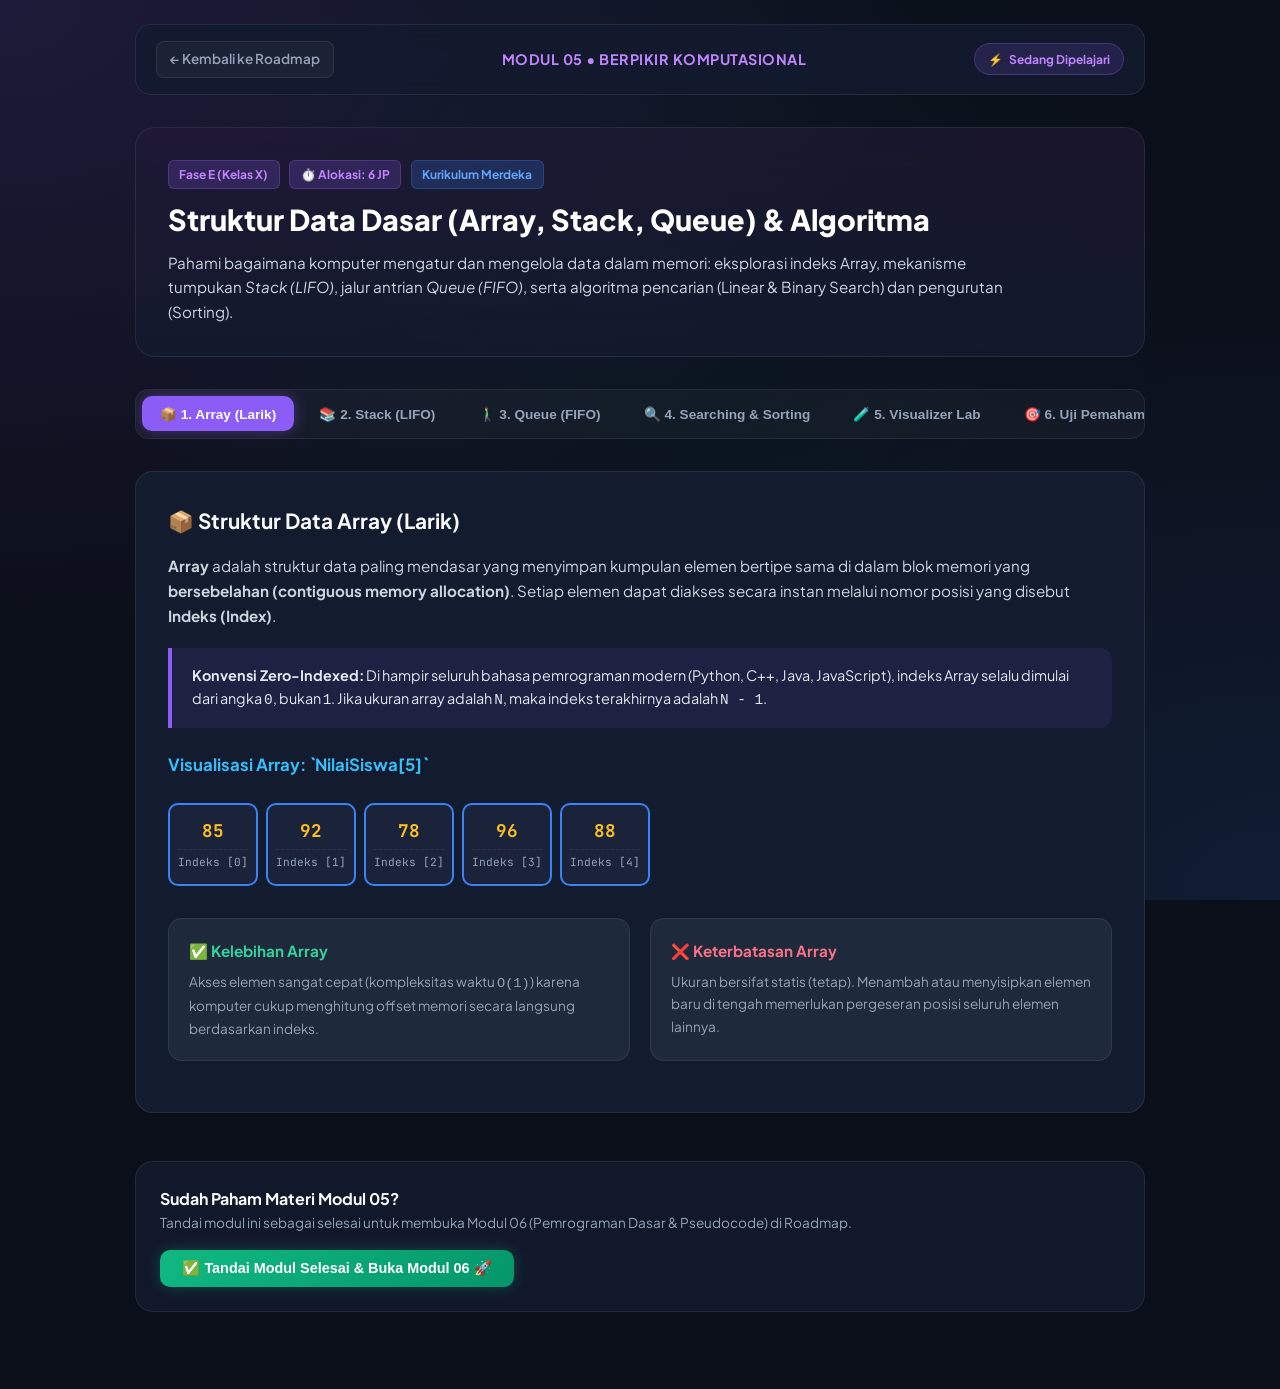
<file: materi-05-struktur-data.html>
<!DOCTYPE html>
<html lang="id">
<head>
    <meta charset="UTF-8">
    <meta name="viewport" content="width=device-width, initial-scale=1.0">
    <title>Modul 05: Struktur Data Dasar & Algoritma | Informatika Kelas X</title>
    <link rel="preconnect" href="https://fonts.googleapis.com">
    <link rel="preconnect" href="https://fonts.gstatic.com" crossorigin>
    <link href="https://fonts.googleapis.com/css2?family=Plus+Jakarta+Sans:wght@400;500;600;700;800&family=JetBrains+Mono:wght@400;600;700&display=swap" rel="stylesheet">

    <style>
        :root {
            --bg-main: #0B0F19;
            --bg-card: #131B2E;
            --bg-card-alt: #1E293B;
            --primary: #3B82F6;
            --primary-glow: rgba(59, 130, 246, 0.4);
            --accent-emerald: #10B981;
            --accent-cyan: #06B6D4;
            --accent-amber: #F59E0B;
            --accent-purple: #8B5CF6;
            --text-main: #F1F5F9;
            --text-muted: #94A3B8;
            --border-color: rgba(255, 255, 255, 0.08);
            --glass-bg: rgba(19, 27, 46, 0.85);
        }

        * {
            box-sizing: border-box;
            margin: 0;
            padding: 0;
        }

        body {
            font-family: 'Plus Jakarta Sans', sans-serif;
            background-color: var(--bg-main);
            color: var(--text-main);
            line-height: 1.6;
            min-height: 100vh;
            background-image: 
                radial-gradient(at 0% 0%, rgba(139, 92, 246, 0.15) 0px, transparent 50%),
                radial-gradient(at 100% 100%, rgba(59, 130, 246, 0.12) 0px, transparent 50%),
                radial-gradient(at 50% 30%, rgba(6, 182, 212, 0.05) 0px, transparent 60%);
            background-attachment: fixed;
        }

        .container {
            max-width: 1050px;
            margin: 0 auto;
            padding: 1.5rem 1.25rem 5rem 1.25rem;
        }

        /* Top Nav Bar */
        .top-nav {
            display: flex;
            justify-content: space-between;
            align-items: center;
            padding: 1rem 1.25rem;
            background: var(--glass-bg);
            backdrop-filter: blur(12px);
            border: 1px solid var(--border-color);
            border-radius: 16px;
            margin-bottom: 2rem;
            flex-wrap: wrap;
            gap: 0.8rem;
        }

        .btn-back {
            display: inline-flex;
            align-items: center;
            gap: 0.5rem;
            color: var(--text-muted);
            text-decoration: none;
            font-size: 0.85rem;
            font-weight: 600;
            padding: 0.4rem 0.8rem;
            border-radius: 8px;
            background: rgba(255, 255, 255, 0.04);
            border: 1px solid var(--border-color);
            transition: all 0.2s;
        }

        .btn-back:hover {
            color: white;
            background: rgba(255, 255, 255, 0.1);
        }

        .nav-title {
            font-size: 0.9rem;
            font-weight: 700;
            color: #C084FC;
            letter-spacing: 0.5px;
        }

        .complete-status-badge {
            display: inline-flex;
            align-items: center;
            gap: 0.4rem;
            padding: 0.35rem 0.8rem;
            border-radius: 999px;
            font-size: 0.75rem;
            font-weight: 700;
        }
        .status-badge-done {
            background: rgba(16, 185, 129, 0.15);
            color: #34D399;
            border: 1px solid rgba(16, 185, 129, 0.3);
        }
        .status-badge-active {
            background: rgba(139, 92, 246, 0.15);
            color: #C084FC;
            border: 1px solid rgba(139, 92, 246, 0.3);
        }

        /* Header Module */
        .module-header {
            background: linear-gradient(180deg, rgba(35, 25, 55, 0.6) 0%, rgba(19, 27, 46, 0.8) 100%);
            border: 1px solid var(--border-color);
            border-radius: 20px;
            padding: 2rem;
            margin-bottom: 2rem;
            position: relative;
            overflow: hidden;
        }

        .module-meta {
            display: flex;
            gap: 0.6rem;
            align-items: center;
            margin-bottom: 0.75rem;
            flex-wrap: wrap;
        }

        .tag-pill {
            background: rgba(139, 92, 246, 0.2);
            color: #C084FC;
            border: 1px solid rgba(139, 92, 246, 0.3);
            padding: 0.25rem 0.65rem;
            border-radius: 6px;
            font-size: 0.75rem;
            font-weight: 700;
        }

        .module-title {
            font-size: 1.8rem;
            font-weight: 800;
            color: #FFFFFF;
            margin-bottom: 0.8rem;
            line-height: 1.3;
        }

        .module-desc {
            color: #CBD5E1;
            font-size: 0.95rem;
            max-width: 850px;
        }

        /* Tabs Nav */
        .tab-nav {
            display: flex;
            gap: 0.5rem;
            background: rgba(255, 255, 255, 0.03);
            padding: 0.4rem;
            border-radius: 14px;
            border: 1px solid var(--border-color);
            margin-bottom: 2rem;
            overflow-x: auto;
            white-space: nowrap;
        }

        .tab-btn {
            background: transparent;
            border: none;
            color: var(--text-muted);
            padding: 0.6rem 1.1rem;
            border-radius: 10px;
            font-size: 0.85rem;
            font-weight: 600;
            cursor: pointer;
            transition: all 0.2s ease;
            display: flex;
            align-items: center;
            gap: 0.4rem;
        }

        .tab-btn:hover {
            color: #FFFFFF;
            background: rgba(255, 255, 255, 0.05);
        }

        .tab-btn.active {
            background: var(--accent-purple);
            color: #FFFFFF;
            box-shadow: 0 0 15px rgba(139, 92, 246, 0.4);
        }

        /* Content Sections */
        .tab-pane {
            display: none;
            animation: fadeIn 0.3s ease;
        }
        .tab-pane.active {
            display: block;
        }

        @keyframes fadeIn {
            from { opacity: 0; transform: translateY(6px); }
            to { opacity: 1; transform: translateY(0); }
        }

        .content-card {
            background: var(--bg-card);
            border: 1px solid var(--border-color);
            border-radius: 18px;
            padding: 2rem;
            margin-bottom: 1.5rem;
        }

        .content-card h3 {
            font-size: 1.3rem;
            font-weight: 700;
            color: #F8FAFC;
            margin-bottom: 1rem;
            display: flex;
            align-items: center;
            gap: 0.5rem;
        }

        .content-card h4 {
            font-size: 1.05rem;
            font-weight: 700;
            color: #38BDF8;
            margin: 1.5rem 0 0.6rem 0;
        }

        .content-card p {
            color: #CBD5E1;
            font-size: 0.95rem;
            margin-bottom: 1rem;
            line-height: 1.65;
        }

        /* Callouts */
        .callout {
            background: rgba(139, 92, 246, 0.1);
            border-left: 4px solid var(--accent-purple);
            padding: 1rem 1.25rem;
            border-radius: 0 12px 12px 0;
            margin: 1.2rem 0;
            font-size: 0.9rem;
            color: #E2E8F0;
        }
        .callout-cyan {
            background: rgba(6, 182, 212, 0.1);
            border-left-color: var(--accent-cyan);
        }
        .callout-emerald {
            background: rgba(16, 185, 129, 0.1);
            border-left-color: var(--accent-emerald);
        }

        /* Grids */
        .grid-2 {
            display: grid;
            grid-template-columns: 1fr 1fr;
            gap: 1.25rem;
            margin: 1.2rem 0;
        }
        .grid-3 {
            display: grid;
            grid-template-columns: repeat(3, 1fr);
            gap: 1rem;
            margin: 1.2rem 0;
        }

        @media (max-width: 768px) {
            .grid-2, .grid-3 {
                grid-template-columns: 1fr;
            }
            .content-card {
                padding: 1.25rem;
            }
        }

        .sub-card {
            background: var(--bg-card-alt);
            border: 1px solid var(--border-color);
            border-radius: 14px;
            padding: 1.25rem;
        }

        .sub-card-title {
            font-size: 0.95rem;
            font-weight: 700;
            color: #F8FAFC;
            margin-bottom: 0.5rem;
            display: flex;
            align-items: center;
            gap: 0.4rem;
        }

        .sub-card p {
            font-size: 0.85rem;
            color: var(--text-muted);
            margin-bottom: 0;
        }

        /* Array Box Visualizer */
        .array-bar {
            display: flex;
            gap: 0.5rem;
            margin: 1.5rem 0;
            overflow-x: auto;
            padding-bottom: 0.5rem;
        }

        .array-cell {
            min-width: 70px;
            background: #1A233A;
            border: 2px solid #3B82F6;
            border-radius: 10px;
            text-align: center;
            padding: 0.75rem 0.5rem;
        }

        .array-val {
            font-size: 1.1rem;
            font-weight: 700;
            color: #FBBF24;
            font-family: 'JetBrains Mono', monospace;
        }

        .array-idx {
            font-size: 0.7rem;
            color: #94A3B8;
            margin-top: 0.3rem;
            font-family: 'JetBrains Mono', monospace;
            border-top: 1px dashed var(--border-color);
            padding-top: 0.2rem;
        }

        /* Interactive Lab Simulators */
        .sim-arena {
            display: grid;
            grid-template-columns: 1fr 1fr;
            gap: 1.5rem;
            margin: 1.5rem 0;
        }

        @media (max-width: 768px) {
            .sim-arena {
                grid-template-columns: 1fr;
            }
        }

        .sim-panel {
            background: #0D1322;
            border: 1px solid var(--border-color);
            border-radius: 16px;
            padding: 1.25rem;
        }

        .sim-controls {
            display: flex;
            gap: 0.5rem;
            margin-bottom: 1rem;
            flex-wrap: wrap;
        }

        .sim-btn-act {
            background: #1E293B;
            border: 1px solid var(--border-color);
            color: white;
            padding: 0.4rem 0.8rem;
            border-radius: 8px;
            font-size: 0.8rem;
            font-weight: 600;
            cursor: pointer;
            transition: all 0.2s;
        }
        .sim-btn-act:hover {
            background: var(--accent-purple);
        }

        /* Stack Visual Box */
        .stack-tube {
            height: 200px;
            border-left: 3px solid #8B5CF6;
            border-right: 3px solid #8B5CF6;
            border-bottom: 3px solid #8B5CF6;
            border-radius: 0 0 12px 12px;
            display: flex;
            flex-direction: column-reverse;
            padding: 6px;
            gap: 6px;
            background: rgba(0,0,0,0.2);
            overflow-y: auto;
        }

        .stack-item {
            background: linear-gradient(90deg, #8B5CF6, #6D28D9);
            color: white;
            text-align: center;
            padding: 0.4rem;
            border-radius: 6px;
            font-weight: 700;
            font-size: 0.85rem;
            animation: popIn 0.3s ease;
        }

        /* Queue Visual Box */
        .queue-lane {
            height: 80px;
            border-top: 3px dashed #06B6D4;
            border-bottom: 3px dashed #06B6D4;
            display: flex;
            align-items: center;
            padding: 0 10px;
            gap: 8px;
            background: rgba(0,0,0,0.2);
            overflow-x: auto;
        }

        .queue-item {
            min-width: 60px;
            background: linear-gradient(90deg, #06B6D4, #0891B2);
            color: white;
            text-align: center;
            padding: 0.5rem 0.4rem;
            border-radius: 8px;
            font-weight: 700;
            font-size: 0.8rem;
            animation: popIn 0.3s ease;
        }

        @keyframes popIn {
            from { opacity: 0; transform: scale(0.8); }
            to { opacity: 1; transform: scale(1); }
        }

        /* Quiz Components */
        .quiz-card {
            background: var(--bg-card-alt);
            border: 1px solid var(--border-color);
            border-radius: 14px;
            padding: 1.25rem;
            margin-bottom: 1.25rem;
        }

        .quiz-question {
            font-size: 0.95rem;
            font-weight: 700;
            color: #F8FAFC;
            margin-bottom: 0.8rem;
        }

        .quiz-options {
            display: flex;
            flex-direction: column;
            gap: 0.5rem;
        }

        .quiz-opt {
            background: rgba(255, 255, 255, 0.03);
            border: 1px solid var(--border-color);
            padding: 0.6rem 1rem;
            border-radius: 8px;
            font-size: 0.85rem;
            color: #CBD5E1;
            cursor: pointer;
            text-align: left;
            transition: all 0.2s;
        }

        .quiz-opt:hover {
            background: rgba(255, 255, 255, 0.08);
            color: #FFFFFF;
        }

        .quiz-opt.correct {
            background: rgba(16, 185, 129, 0.2) !important;
            border-color: #10B981 !important;
            color: #34D399 !important;
            font-weight: 600;
        }

        .quiz-opt.wrong {
            background: rgba(239, 68, 68, 0.2) !important;
            border-color: #EF4444 !important;
            color: #F87171 !important;
        }

        .quiz-feedback {
            font-size: 0.8rem;
            margin-top: 0.6rem;
            padding: 0.5rem 0.8rem;
            border-radius: 6px;
            display: none;
        }

        .quiz-feedback.show {
            display: block;
        }

        .feedback-correct {
            background: rgba(16, 185, 129, 0.1);
            color: #34D399;
            border-left: 3px solid #10B981;
        }

        .feedback-wrong {
            background: rgba(239, 68, 68, 0.1);
            color: #F87171;
            border-left: 3px solid #EF4444;
        }

        .quiz-score-box {
            background: linear-gradient(135deg, rgba(30, 48, 80, 0.8), rgba(19, 27, 46, 0.9));
            border: 1px solid #8B5CF6;
            border-radius: 16px;
            padding: 1.5rem;
            text-align: center;
            margin-top: 1.5rem;
            display: none;
        }

        /* Bottom Action Bar */
        .bottom-bar {
            margin-top: 3rem;
            display: flex;
            justify-content: space-between;
            align-items: center;
            padding: 1.5rem;
            background: var(--glass-bg);
            border: 1px solid var(--border-color);
            border-radius: 18px;
            flex-wrap: wrap;
            gap: 1rem;
        }

        .btn-action-primary {
            background: linear-gradient(135deg, #10B981, #059669);
            color: white;
            border: none;
            padding: 0.65rem 1.4rem;
            border-radius: 10px;
            font-size: 0.9rem;
            font-weight: 700;
            cursor: pointer;
            display: inline-flex;
            align-items: center;
            gap: 0.5rem;
            box-shadow: 0 0 15px rgba(16, 185, 129, 0.3);
            transition: all 0.2s;
        }

        .btn-action-primary:hover {
            transform: translateY(-2px);
            box-shadow: 0 0 25px rgba(16, 185, 129, 0.5);
        }

        /* Toast */
        .toast {
            position: fixed;
            bottom: 2rem;
            right: 2rem;
            background: #1E293B;
            border: 1px solid #8B5CF6;
            color: white;
            padding: 0.75rem 1.25rem;
            border-radius: 12px;
            font-size: 0.85rem;
            box-shadow: 0 10px 25px rgba(0,0,0,0.5);
            z-index: 999;
            display: flex;
            align-items: center;
            gap: 0.6rem;
            transform: translateY(100px);
            opacity: 0;
            transition: all 0.3s ease;
        }
        .toast.show {
            transform: translateY(0);
            opacity: 1;
        }
    </style>
</head>
<body>

    <div class="container">
        <nav class="top-nav">
            <a href="index.html" class="btn-back">
                ← Kembali ke Roadmap
            </a>
            <div class="nav-title">MODUL 05 • BERPIKIR KOMPUTASIONAL</div>
            <div id="moduleStatusBadge" class="complete-status-badge status-badge-active">
                <span>⚡</span>
                <span id="statusBadgeText">Sedang Dipelajari</span>
            </div>
        </nav>

        <header class="module-header">
            <div class="module-meta">
                <span class="tag-pill">Fase E (Kelas X)</span>
                <span class="tag-pill" style="background: rgba(139,92,246,0.2); color:#C084FC; border-color: rgba(139,92,246,0.3);">⏱️ Alokasi: 6 JP</span>
                <span class="tag-pill" style="background: rgba(59,130,246,0.2); color:#60A5FA; border-color: rgba(59,130,246,0.3);">Kurikulum Merdeka</span>
            </div>
            <h1 class="module-title">Struktur Data Dasar (Array, Stack, Queue) & Algoritma</h1>
            <p class="module-desc">
                Pahami bagaimana komputer mengatur dan mengelola data dalam memori: eksplorasi indeks Array, mekanisme tumpukan <em>Stack (LIFO)</em>, jalur antrian <em>Queue (FIFO)</em>, serta algoritma pencarian (Linear & Binary Search) dan pengurutan (Sorting).
            </p>
        </header>

        <div class="tab-nav">
            <button class="tab-btn active" onclick="switchTab('tab-array', this)">📦 1. Array (Larik)</button>
            <button class="tab-btn" onclick="switchTab('tab-stack', this)">📚 2. Stack (LIFO)</button>
            <button class="tab-btn" onclick="switchTab('tab-queue', this)">🚶‍♂️ 3. Queue (FIFO)</button>
            <button class="tab-btn" onclick="switchTab('tab-algo', this)">🔍 4. Searching & Sorting</button>
            <button class="tab-btn" onclick="switchTab('tab-lab', this)">🧪 5. Visualizer Lab</button>
            <button class="tab-btn" onclick="switchTab('tab-quiz', this)">🎯 6. Uji Pemahaman</button>
        </div>

        <section id="tab-array" class="tab-pane active">
            <div class="content-card">
                <h3>📦 Struktur Data Array (Larik)</h3>
                <p>
                    <strong>Array</strong> adalah struktur data paling mendasar yang menyimpan kumpulan elemen bertipe sama di dalam blok memori yang <strong>bersebelahan (contiguous memory allocation)</strong>. Setiap elemen dapat diakses secara instan melalui nomor posisi yang disebut <strong>Indeks (Index)</strong>.
                </p>

                <div class="callout">
                    <strong>Konvensi Zero-Indexed:</strong> Di hampir seluruh bahasa pemrograman modern (Python, C++, Java, JavaScript), indeks Array selalu dimulai dari angka <code>0</code>, bukan <code>1</code>. Jika ukuran array adalah <code>N</code>, maka indeks terakhirnya adalah <code>N - 1</code>.
                </div>

                <h4>Visualisasi Array: `NilaiSiswa[5]`</h4>
                <div class="array-bar">
                    <div class="array-cell">
                        <div class="array-val">85</div>
                        <div class="array-idx">Indeks [0]</div>
                    </div>
                    <div class="array-cell">
                        <div class="array-val">92</div>
                        <div class="array-idx">Indeks [1]</div>
                    </div>
                    <div class="array-cell">
                        <div class="array-val">78</div>
                        <div class="array-idx">Indeks [2]</div>
                    </div>
                    <div class="array-cell">
                        <div class="array-val">96</div>
                        <div class="array-idx">Indeks [3]</div>
                    </div>
                    <div class="array-cell">
                        <div class="array-val">88</div>
                        <div class="array-idx">Indeks [4]</div>
                    </div>
                </div>

                <div class="grid-2">
                    <div class="sub-card">
                        <div class="sub-card-title" style="color: #34D399;">✅ Kelebihan Array</div>
                        <p>Akses elemen sangat cepat (kompleksitas waktu <code>O(1)</code>) karena komputer cukup menghitung offset memori secara langsung berdasarkan indeks.</p>
                    </div>
                    <div class="sub-card">
                        <div class="sub-card-title" style="color: #FB7185;">❌ Keterbatasan Array</div>
                        <p>Ukuran bersifat statis (tetap). Menambah atau menyisipkan elemen baru di tengah memerlukan pergeseran posisi seluruh elemen lainnya.</p>
                    </div>
                </div>
            </div>
        </section>

        <section id="tab-stack" class="tab-pane">
            <div class="content-card">
                <h3>📚 Struktur Data Stack (Tumpukan - LIFO)</h3>
                <p>
                    <strong>Stack</strong> adalah struktur data linear yang bekerja dengan prinsip <strong>LIFO (Last In, First Out)</strong>—artinya elemen yang terakhir dimasukkan akan menjadi elemen pertama yang dikeluarkan. Bayangkan seperti tumpukan piring di kantin atau tumpukan baki makanan.
                </p>

                <div class="callout callout-cyan">
                    <strong>Prinsip LIFO:</strong> Penambahan dan penghapusan data hanya dapat dilakukan pada satu ujung yang sama, yaitu ujung atas (<strong>TOP</strong>).
                </div>

                <h4>3 Operasi Fundamental Stack:</h4>
                <div class="grid-3">
                    <div class="sub-card">
                        <div class="sub-card-title">📥 PUSH</div>
                        <p>Menambahkan / memasukkan elemen baru ke posisi paling atas (TOP) tumpukan.</p>
                    </div>
                    <div class="sub-card">
                        <div class="sub-card-title">📤 POP</div>
                        <p>Mengambil dan menghapus elemen yang berada di posisi paling atas (TOP).</p>
                    </div>
                    <div class="sub-card">
                        <div class="sub-card-title">👀 PEEK / TOP</div>
                        <p>Melihat nilai elemen paling atas tanpa menghapusnya dari tumpukan.</p>
                    </div>
                </div>

                <h4>Penerapan Nyata Stack di Dunia Nyata:</h4>
                <p style="font-size: 0.9rem; color: #CBD5E1;">
                    • Fitur <strong>Undo / Redo (Ctrl + Z)</strong> di aplikasi Word atau Photo Editor.<br>
                    • Tombol <strong>Back (Kembali)</strong> pada browser saat menjelajah situs web.<br>
                    • Manajemen pemanggilan fungsi dalam memori sistem (<strong>Call Stack Execution</strong>).
                </p>
            </div>
        </section>

        <section id="tab-queue" class="tab-pane">
            <div class="content-card">
                <h3>🚶‍♂️ Struktur Data Queue (Antrian - FIFO)</h3>
                <p>
                    <strong>Queue</strong> adalah struktur data linear yang menerapkan prinsip <strong>FIFO (First In, First Out)</strong>—elemen yang pertama masuk akan menjadi yang pertama dilayani/keluar. Persis seperti antrian pembeli tiket di bioskop atau loket kasir.
                </p>

                <div class="callout callout-emerald">
                    <strong>Prinsip FIFO:</strong> Elemen masuk melalui pintu belakang (<strong>REAR / BACK</strong>) dan keluar melalui pintu depan (<strong>FRONT</strong>).
                </div>

                <h4>2 Operasi Fundamental Queue:</h4>
                <div class="grid-2">
                    <div class="sub-card">
                        <div class="sub-card-title">➡️ ENQUEUE</div>
                        <p>Memasukkan elemen baru ke bagian belakang (REAR/TAIL) antrian.</p>
                    </div>
                    <div class="sub-card">
                        <div class="sub-card-title">⬅️ DEQUEUE</div>
                        <p>Mengeluarkan dan menghapus elemen dari bagian depan (FRONT/HEAD) antrian.</p>
                    </div>
                </div>

                <h4>Penerapan Nyata Queue di Sistem Komputer:</h4>
                <p style="font-size: 0.9rem; color: #CBD5E1;">
                    • <strong>Print Spooler:</strong> Dokumen yang pertama dikirim ke printer akan dicetak lebih dahulu.<br>
                    • <strong>CPU Scheduling:</strong> Antrian proses aplikasi yang menunggu giliran dieksekusi prosesor.<br>
                    • <strong>Buffer Streaming Video:</strong> Paket data video dimainkan berurutan sesuai kedatangannya.
                </p>
            </div>
        </section>

        <section id="tab-algo" class="tab-pane">
            <div class="content-card">
                <h3>🔍 Algoritma Pencarian & Pengurutan Dasar</h3>
                <p>
                    Setelah data disimpan dalam struktur data, langkah berikutnya adalah memprosesnya menggunakan algoritma standar:
                </p>

                <h4>1. Algoritma Pencarian (Searching)</h4>
                <div class="grid-2">
                    <div class="sub-card">
                        <div class="sub-card-title">🎯 Linear Search (Pencarian Berurutan)</div>
                        <p>Memeriksa setiap elemen satu per satu dari awal sampai akhir. Cocok untuk data acak (tidak terurut), tetapi lambat jika data sangat besar.</p>
                    </div>
                    <div class="sub-card">
                        <div class="sub-card-title">⚡ Binary Search (Pencarian Biner)</div>
                        <p>Membagi dua ruang pencarian secara berulang (Divide and Conquer). <strong>Syarat Mutlak:</strong> Data harus sudah terurut terlebih dahulu!</p>
                    </div>
                </div>

                <h4>2. Algoritma Pengurutan (Bubble Sort)</h4>
                <div class="callout">
                    <strong>Prinsip Bubble Sort:</strong> Membandingkan dua elemen yang bersebelahan dan menukarnya (swap) jika posisinya salah. Elemen terbesar akan "mengapung" ke posisi akhir seperti gelembung udara pada setiap putaran (*pass*).
                </div>
            </div>
        </section>

        <section id="tab-lab" class="tab-pane">
            <div class="content-card">
                <h3>🧪 Laboratorium Visual Interaktif: Stack vs Queue</h3>
                <p>Uji langsung operasi Stack dan Queue dengan menambahkan/mengeluarkan data secara live!</p>

                <div class="sim-arena">
                    <div class="sim-panel">
                        <h4 style="color: #C084FC; margin-top: 0; font-size: 0.95rem;">📚 Visualizer STACK (LIFO)</h4>
                        <div class="sim-controls">
                            <button class="sim-btn-act" onclick="pushStack()">📥 Push (Tambah)</button>
                            <button class="sim-btn-act" onclick="popStack()">📤 Pop (Ambil TOP)</button>
                            <button class="sim-btn-act" style="color: #F87171;" onclick="clearStack()">🔄 Reset</button>
                        </div>
                        <div class="stack-tube" id="stackTube">
                            <div class="stack-item">Elemen A (Dasar)</div>
                            <div class="stack-item">Elemen B</div>
                            <div class="stack-item">Elemen C (TOP)</div>
                        </div>
                        <small style="color: var(--text-muted); display: block; margin-top: 0.5rem;" id="stackStatus">TOP: Elemen C</small>
                    </div>

                    <div class="sim-panel">
                        <h4 style="color: #22D3EE; margin-top: 0; font-size: 0.95rem;">🚶‍♂️ Visualizer QUEUE (FIFO)</h4>
                        <div class="sim-controls">
                            <button class="sim-btn-act" onclick="enqueueQueue()">➡️ Enqueue (Masuk Belakang)</button>
                            <button class="sim-btn-act" onclick="dequeueQueue()">⬅️ Dequeue (Keluar Depan)</button>
                            <button class="sim-btn-act" style="color: #F87171;" onclick="clearQueue()">🔄 Reset</button>
                        </div>
                        <div class="queue-lane" id="queueLane">
                            <div class="queue-item">Depan: #1</div>
                            <div class="queue-item">#2</div>
                            <div class="queue-item">Belakang: #3</div>
                        </div>
                        <small style="color: var(--text-muted); display: block; margin-top: 0.5rem;" id="queueStatus">Keluar Berikutnya: #1</small>
                    </div>
                </div>
            </div>
        </section>

        <section id="tab-quiz" class="tab-pane">
            <div class="content-card">
                <h3>🎯 Uji Pemahaman Formatif: Struktur Data & Algoritma</h3>
                <p>Jawablah 10 pertanyaan di bawah ini untuk menguji pemahaman konsep struktur data dan algoritma dasar.</p>

                <div id="quizContainer"></div>

                <div class="quiz-score-box" id="quizScoreBox">
                    <h4 style="font-size: 1.3rem; margin-bottom: 0.4rem;" id="quizScoreTitle">Skor Kamu: 0 / 100</h4>
                    <p id="quizScoreFeedback" style="color: #CBD5E1; font-size: 0.9rem; margin-bottom: 1rem;"></p>
                    <button class="btn-action-primary" style="background: var(--accent-purple);" onclick="resetQuiz()">Ulangi Kuis 🔄</button>
                </div>
            </div>
        </section>

        <footer class="bottom-bar">
            <div>
                <h4 style="font-size: 1rem; color: #F8FAFC;">Sudah Paham Materi Modul 05?</h4>
                <p style="font-size: 0.85rem; color: var(--text-muted);">Tandai modul ini sebagai selesai untuk membuka Modul 06 (Pemrograman Dasar & Pseudocode) di Roadmap.</p>
            </div>
            <div style="display: flex; gap: 0.8rem;">
                <button class="btn-action-primary" id="btnMarkComplete" onclick="markModuleComplete()">
                    <span>✅ Tandai Modul Selesai & Buka Modul 06 🚀</span>
                </button>
            </div>
        </footer>
    </div>

    <div class="toast" id="toastMsg">
        <span id="toastIcon">🎉</span>
        <span id="toastText">Status berhasil diperbarui!</span>
    </div>

    <script>
        const STORAGE_KEY = 'informatika_x_sem1_roadmap';
        const CURRENT_MODULE_ID = 5;

        function switchTab(tabId, btnElement) {
            document.querySelectorAll('.tab-pane').forEach(p => p.classList.remove('active'));
            document.querySelectorAll('.tab-btn').forEach(b => b.classList.remove('active'));
            
            document.getElementById(tabId).classList.add('active');
            btnElement.classList.add('active');
        }

        // Stack Logic
        let stackData = ['Elemen A (Dasar)', 'Elemen B', 'Elemen C (TOP)'];
        let stackCount = 3;

        function renderStack() {
            const tube = document.getElementById('stackTube');
            tube.innerHTML = '';
            stackData.forEach((item, idx) => {
                const div = document.createElement('div');
                div.className = 'stack-item';
                div.innerText = item;
                tube.appendChild(div);
            });
            const topVal = stackData.length > 0 ? stackData[stackData.length - 1] : 'KOSONG';
            document.getElementById('stackStatus').innerText = `TOP: ${topVal} (Total: ${stackData.length})`;
        }

        function pushStack() {
            if (stackData.length >= 5) {
                showToast('Stack Overflow! Kapasitas tumpukan penuh.', '⚠️');
                return;
            }
            stackCount++;
            stackData.push(`Elemen ${String.fromCharCode(64 + stackCount)} (TOP)`);
            if (stackData.length > 1) {
                stackData[stackData.length - 2] = stackData[stackData.length - 2].replace(' (TOP)', '');
            }
            renderStack();
            showToast('Elemen baru di-PUSH ke TOP tumpukan!', '📥');
        }

        function popStack() {
            if (stackData.length === 0) {
                showToast('Stack Underflow! Tumpukan kosong.', '⚠️');
                return;
            }
            const popped = stackData.pop();
            if (stackData.length > 0) {
                stackData[stackData.length - 1] += ' (TOP)';
            }
            renderStack();
            showToast(`Elemen [${popped.replace(' (TOP)', '')}] di-POP keluar!`, '📤');
        }

        function clearStack() {
            stackData = [];
            stackCount = 0;
            renderStack();
        }

        // Queue Logic
        let queueData = ['#1', '#2', '#3'];
        let queueCount = 3;

        function renderQueue() {
            const lane = document.getElementById('queueLane');
            lane.innerHTML = '';
            queueData.forEach((item, idx) => {
                const div = document.createElement('div');
                div.className = 'queue-item';
                if (idx === 0) div.innerText = `Depan: ${item}`;
                else if (idx === queueData.length - 1) div.innerText = `Belakang: ${item}`;
                else div.innerText = item;
                lane.appendChild(div);
            });
            const frontVal = queueData.length > 0 ? queueData[0] : 'KOSONG';
            document.getElementById('queueStatus').innerText = `Keluar Berikutnya (FRONT): ${frontVal} (Total: ${queueData.length})`;
        }

        function enqueueQueue() {
            if (queueData.length >= 5) {
                showToast('Antrian penuh!', '⚠️');
                return;
            }
            queueCount++;
            queueData.push(`#${queueCount}`);
            renderQueue();
            showToast(`Elemen #${queueCount} masuk ke antrian (ENQUEUE)!`, '➡️');
        }

        function dequeueQueue() {
            if (queueData.length === 0) {
                showToast('Antrian sudah kosong!', '⚠️');
                return;
            }
            const dequeued = queueData.shift();
            renderQueue();
            showToast(`Elemen ${dequeued} selesai dilayani (DEQUEUE)!`, '⬅️');
        }

        function clearQueue() {
            queueData = [];
            queueCount = 0;
            renderQueue();
        }

        // Kuis Data (10 Soal Formatif)
        const quizData = [
            {
                q: "1. Jika sebuah array dideklarasikan dengan kapasitas 6 elemen, berapakah indeks dari elemen pertama dan elemen terakhirnya?",
                opts: ["Indeks 1 dan 6", "Indeks 0 dan 5", "Indeks 0 dan 6", "Indeks 1 dan 5"],
                answer: 1,
                explain: "Dalam aturan zero-indexing, indeks dimulai dari 0 dan elemen terakhir berada pada posisi N-1 (yaitu 6 - 1 = 5)."
            },
            {
                q: "2. Prinsip kerja struktur data Stack yang menyatakan elemen terakhir masuk akan keluar pertama kali disebut...",
                opts: ["FIFO (First In, First Out)", "LIFO (Last In, First Out)", "Round Robin", "Binary Tree"],
                answer: 1,
                explain: "Stack bekerja berdasarkan prinsip LIFO (Last In, First Out), seperti tumpukan buku atau piring."
            },
            {
                q: "3. Operasi pada Stack yang berfungsi untuk mengambil dan menghapus elemen yang berada di puncak (TOP) adalah...",
                opts: ["PUSH", "POP", "ENQUEUE", "DEQUEUE"],
                answer: 1,
                explain: "POP digunakan untuk mengeluarkan elemen paling atas, sedangkan PUSH untuk memasukkan elemen baru."
            },
            {
                q: "4. Struktur data yang paling tepat untuk memodelkan proses antrian pencetakan dokumen pada printer (Print Spooler) adalah...",
                opts: ["Stack", "Queue", "Array 2 Dimensi", "Graf"],
                answer: 1,
                explain: "Printer melayani dokumen yang pertama kali dikirim (FIFO), sehingga memodelkan struktur data Queue."
            },
            {
                q: "5. Pada struktur data Queue, di bagian manakah elemen baru ditambahkan saat operasi Enqueue berlangsung?",
                opts: ["FRONT / HEAD (Depan)", "REAR / TAIL (Belakang)", "Di tengah-tengah antrian", "Di posisi acak"],
                answer: 1,
                explain: "Operasi Enqueue selalu menambahkan elemen baru di bagian belakang (REAR/TAIL) antrian."
            },
            {
                q: "6. Fitur 'Undo' (membatalkan tindakan terakhir) pada aplikasi pengolah kata menerapkan konsep struktur data...",
                opts: ["Queue", "Stack", "Array Statis", "Pencarian Biner"],
                answer: 1,
                explain: "Tindakan terakhir yang dilakukan pengguna adalah tindakan pertama yang dibatalkan saat Undo, mencerminkan sifat LIFO pada Stack."
            },
            {
                q: "7. Apa syarat mutlak yang harus dipenuhi sebelum kita dapat menerapkan algoritma Pencarian Biner (Binary Search)?",
                opts: [
                    "Data harus bertipe teks semua",
                    "Data harus sudah terurut (sorted) secara alfabetis maupun numerik",
                    "Jumlah data harus genap",
                    "Data harus disimpan di dalam harddisk eksternal"
                ],
                answer: 1,
                explain: "Binary Search membagi dua wilayah pencarian secara akurat hanya jika data sudah berada dalam kondisi terurut."
            },
            {
                q: "8. Algoritma pengurutan yang bekerja dengan membandingkan dua elemen bersebelahan dan menukarnya jika posisinya keliru disebut...",
                opts: ["Bubble Sort", "Linear Search", "Binary Search", "Hashing"],
                answer: 0,
                explain: "Bubble Sort membandingkan pasangan elemen bertetangga dan menukarnya hingga elemen terbesar mengapung ke posisi akhir."
            },
            {
                q: "9. Jika kita melakukan Linear Search pada 100 data acak dan elemen yang dicari berada di posisi paling akhir, berapa kali perbandingan yang dilakukan?",
                opts: ["1 kali", "10 kali", "50 kali", "100 kali"],
                answer: 3,
                explain: "Dalam kasus terburuk (Worst Case) Linear Search, seluruh 100 elemen harus diperiksa satu per satu dari awal hingga akhir."
            },
            {
                q: "10. Kondisi galat 'Stack Overflow' terjadi ketika...",
                opts: [
                    "Program mencoba mengambil data dari stack yang kosong",
                    "Program mencoba menambahkan data baru ke dalam stack yang kapasitas memorinya sudah penuh",
                    "Layar komputer mengalami kerusakan piksel",
                    "Data array tidak sengaja terhapus"
                ],
                answer: 1,
                explain: "Stack Overflow terjadi saat operasi PUSH dilakukan pada struktur Stack yang sudah mencapai batas maksimal kapasitas memorinya."
            }
        ];

        let answeredCount = 0;
        let score = 0;

        function renderQuiz() {
            const container = document.getElementById('quizContainer');
            container.innerHTML = '';

            quizData.forEach((item, index) => {
                const qHtml = `
                    <div class="quiz-card" id="qcard-${index}">
                        <div class="quiz-question">${item.q}</div>
                        <div class="quiz-options">
                            ${item.opts.map((opt, optIndex) => `
                                <button class="quiz-opt" onclick="checkAnswer(${index}, ${optIndex}, this)">
                                    ${String.fromCharCode(65 + optIndex)}. ${opt}
                                </button>
                            `).join('')}
                        </div>
                        <div class="quiz-feedback" id="feedback-${index}"></div>
                    </div>
                `;
                container.insertAdjacentHTML('beforeend', qHtml);
            });
        }

        function checkAnswer(qIndex, selectedOpt, btnElement) {
            const q = quizData[qIndex];
            const card = document.getElementById(`qcard-${qIndex}`);
            const feedback = document.getElementById(`feedback-${qIndex}`);
            const options = card.querySelectorAll('.quiz-opt');

            options.forEach(b => b.onclick = null);

            if (selectedOpt === q.answer) {
                btnElement.classList.add('correct');
                feedback.className = 'quiz-feedback show feedback-correct';
                feedback.innerHTML = `<strong>✓ Tepat Sekali!</strong> ${q.explain}`;
                score += 10;
            } else {
                btnElement.classList.add('wrong');
                options[q.answer].classList.add('correct');
                feedback.className = 'quiz-feedback show feedback-wrong';
                feedback.innerHTML = `<strong>✗ Kurang Tepat!</strong> Jawaban benar: <strong>${String.fromCharCode(65 + q.answer)}. ${q.opts[q.answer]}</strong>.<br>${q.explain}`;
            }

            answeredCount++;
            if (answeredCount === quizData.length) {
                showQuizResult();
            }
        }

        function showQuizResult() {
            const scoreBox = document.getElementById('quizScoreBox');
            const scoreTitle = document.getElementById('quizScoreTitle');
            const feedback = document.getElementById('quizScoreFeedback');

            scoreTitle.innerText = `Skor Akhir Kamu: ${score} / 100`;
            if (score >= 80) {
                feedback.innerText = "Hebat! Kamu telah menguasai logika representasi data komputasional (Array, Stack, Queue) dan dasar algoritma pencarian.";
            } else if (score >= 60) {
                feedback.innerText = "Bagus! Kamu sudah memahami sebagian besar konsep. Ulas kembali perbedaan operasi LIFO vs FIFO untuk menyempurnakan pemahaman.";
            } else {
                feedback.innerText = "Jangan menyerah! Pelajari kembali materi modul di atas dan coba ulangi kuis ini.";
            }

            scoreBox.style.display = 'block';
            scoreBox.scrollIntoView({ behavior: 'smooth' });
        }

        function resetQuiz() {
            answeredCount = 0;
            score = 0;
            document.getElementById('quizScoreBox').style.display = 'none';
            renderQuiz();
        }

        // LocalStorage Sync
        function getProgress() {
            try {
                const saved = localStorage.getItem(STORAGE_KEY);
                return saved ? JSON.parse(saved) : {};
            } catch (e) {
                return {};
            }
        }

        function updateProgressUI() {
            const prog = getProgress();
            const badge = document.getElementById('moduleStatusBadge');
            const badgeText = document.getElementById('statusBadgeText');
            const btnMark = document.getElementById('btnMarkComplete');

            if (prog[CURRENT_MODULE_ID] === 'completed') {
                badge.className = 'complete-status-badge status-badge-done';
                badgeText.innerText = 'Sudah Selesai ✓';
                btnMark.innerHTML = '<span>✓ Modul Sudah Tuntas (Buka Modul 06 →)</span>';
            } else {
                badge.className = 'complete-status-badge status-badge-active';
                badgeText.innerText = 'Sedang Dipelajari';
                btnMark.innerHTML = '<span>✅ Tandai Modul Selesai & Buka Modul 06 🚀</span>';
            }
        }

        function markModuleComplete() {
            const prog = getProgress();
            prog[CURRENT_MODULE_ID] = 'completed';

            // Buka Modul 6 jika masih terkunci
            if (!prog[6] || prog[6] === 'locked') {
                prog[6] = 'current';
            }

            localStorage.setItem(STORAGE_KEY, JSON.stringify(prog));
            updateProgressUI();
            showToast("Modul 05 selesai! Modul 06 (Pemrograman Dasar) telah terbuka 🎉", "🎉");

            setTimeout(() => {
                window.location.href = 'index.html';
            }, 1500);
        }

        function showToast(text, icon = "✅") {
            const toast = document.getElementById('toastMsg');
            document.getElementById('toastText').innerText = text;
            document.getElementById('toastIcon').innerText = icon;
            toast.classList.add('show');
            setTimeout(() => {
                toast.classList.remove('show');
            }, 3500);
        }

        document.addEventListener('DOMContentLoaded', () => {
            renderQuiz();
            updateProgressUI();
        });
    </script>
</body>
</html>
</file>
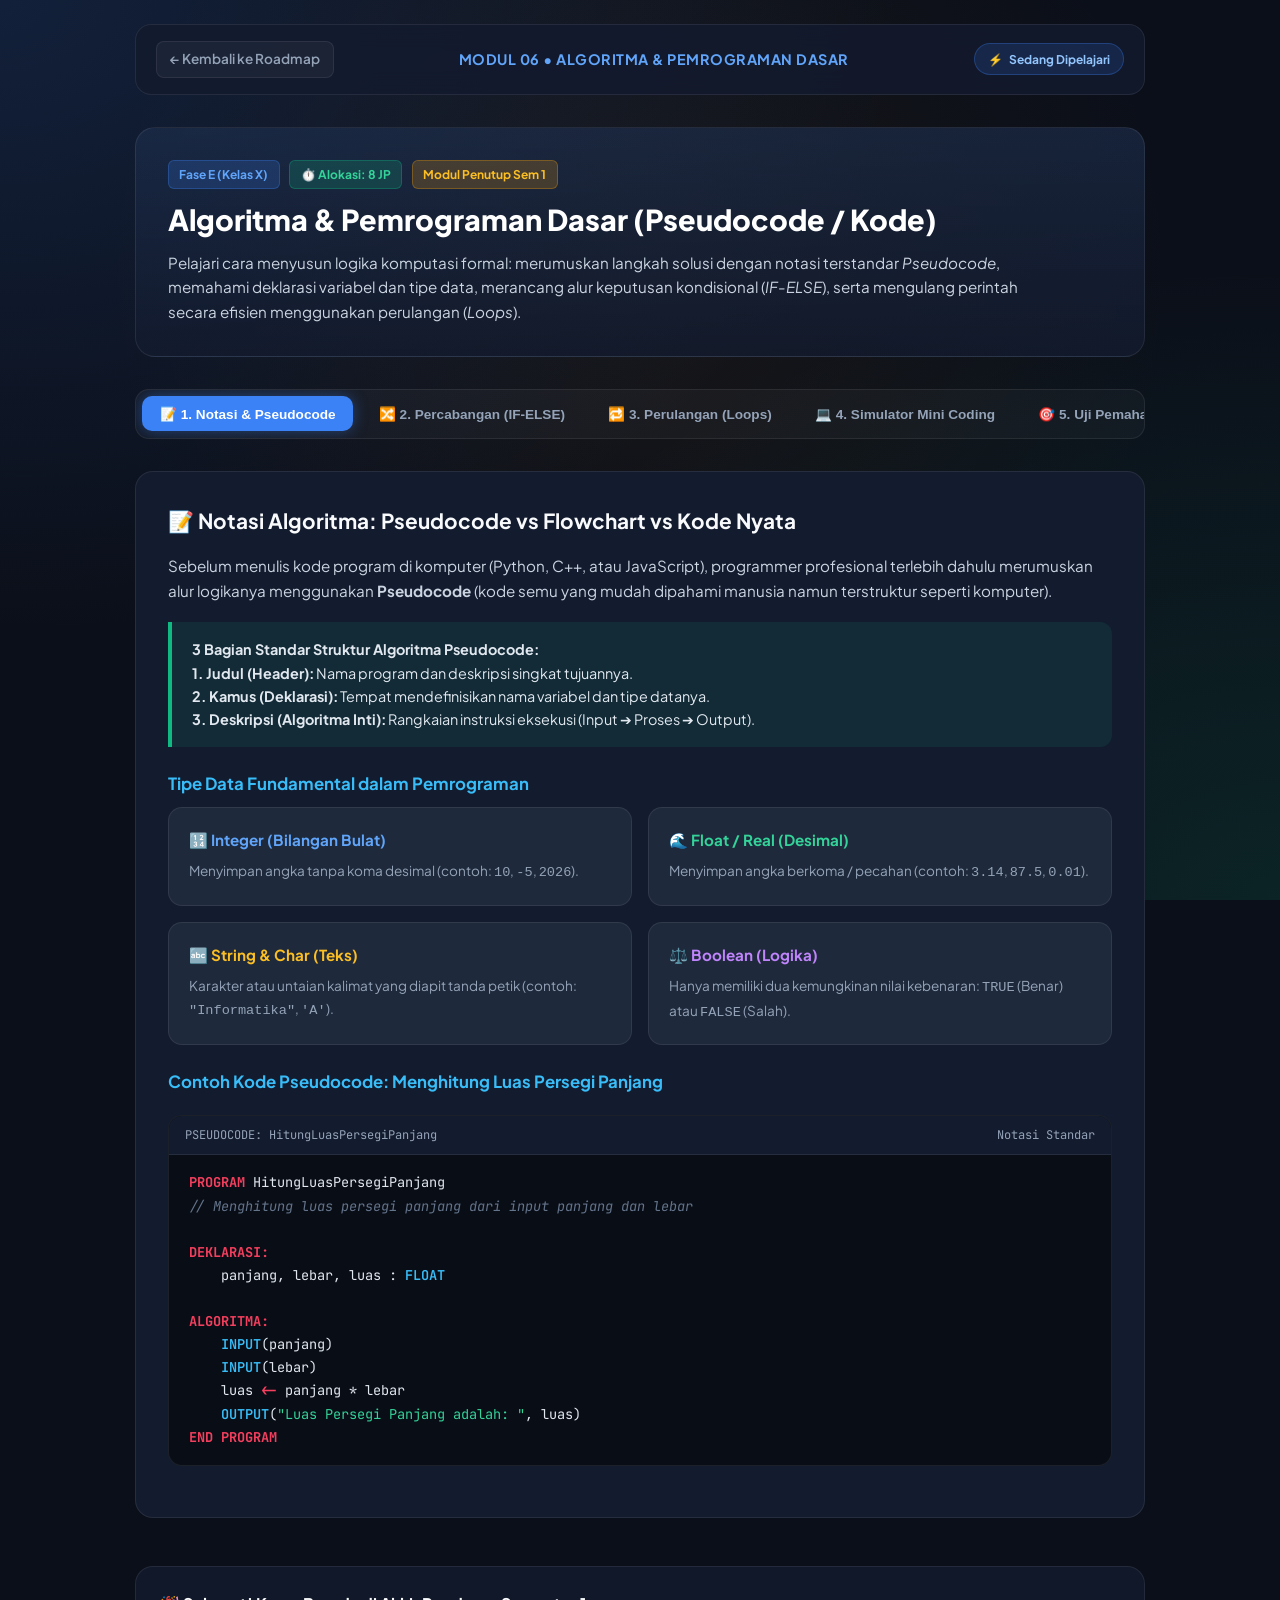
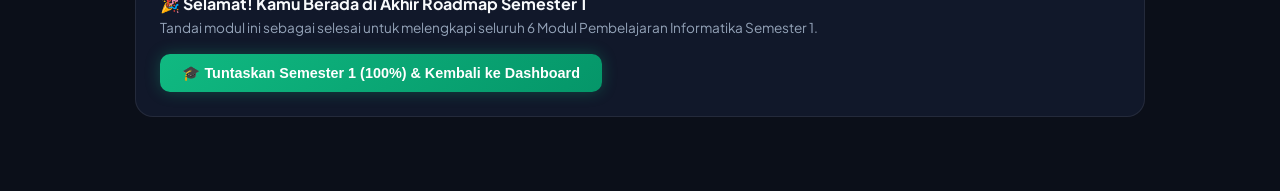
<file: materi-06-pemrograman-dasar.html>
<!DOCTYPE html>
<html lang="id">
<head>
    <meta charset="UTF-8">
    <meta name="viewport" content="width=device-width, initial-scale=1.0">
    <title>Modul 06: Algoritma & Pemrograman Dasar | Informatika Kelas X</title>
    <link rel="preconnect" href="https://fonts.googleapis.com">
    <link rel="preconnect" href="https://fonts.gstatic.com" crossorigin>
    <link href="https://fonts.googleapis.com/css2?family=Plus+Jakarta+Sans:wght@400;500;600;700;800&family=JetBrains+Mono:wght@400;600;700&display=swap" rel="stylesheet">

    <style>
        :root {
            --bg-main: #0B0F19;
            --bg-card: #131B2E;
            --bg-card-alt: #1E293B;
            --primary: #3B82F6;
            --primary-glow: rgba(59, 130, 246, 0.4);
            --accent-emerald: #10B981;
            --accent-cyan: #06B6D4;
            --accent-amber: #F59E0B;
            --accent-purple: #8B5CF6;
            --accent-rose: #F43F5E;
            --text-main: #F1F5F9;
            --text-muted: #94A3B8;
            --border-color: rgba(255, 255, 255, 0.08);
            --glass-bg: rgba(19, 27, 46, 0.85);
        }

        * {
            box-sizing: border-box;
            margin: 0;
            padding: 0;
        }

        body {
            font-family: 'Plus Jakarta Sans', sans-serif;
            background-color: var(--bg-main);
            color: var(--text-main);
            line-height: 1.6;
            min-height: 100vh;
            background-image: 
                radial-gradient(at 0% 0%, rgba(59, 130, 246, 0.15) 0px, transparent 50%),
                radial-gradient(at 100% 100%, rgba(16, 185, 129, 0.12) 0px, transparent 50%),
                radial-gradient(at 50% 30%, rgba(245, 158, 11, 0.05) 0px, transparent 60%);
            background-attachment: fixed;
        }

        .container {
            max-width: 1050px;
            margin: 0 auto;
            padding: 1.5rem 1.25rem 5rem 1.25rem;
        }

        /* Top Nav Bar */
        .top-nav {
            display: flex;
            justify-content: space-between;
            align-items: center;
            padding: 1rem 1.25rem;
            background: var(--glass-bg);
            backdrop-filter: blur(12px);
            border: 1px solid var(--border-color);
            border-radius: 16px;
            margin-bottom: 2rem;
            flex-wrap: wrap;
            gap: 0.8rem;
        }

        .btn-back {
            display: inline-flex;
            align-items: center;
            gap: 0.5rem;
            color: var(--text-muted);
            text-decoration: none;
            font-size: 0.85rem;
            font-weight: 600;
            padding: 0.4rem 0.8rem;
            border-radius: 8px;
            background: rgba(255, 255, 255, 0.04);
            border: 1px solid var(--border-color);
            transition: all 0.2s;
        }

        .btn-back:hover {
            color: white;
            background: rgba(255, 255, 255, 0.1);
        }

        .nav-title {
            font-size: 0.9rem;
            font-weight: 700;
            color: #60A5FA;
            letter-spacing: 0.5px;
        }

        .complete-status-badge {
            display: inline-flex;
            align-items: center;
            gap: 0.4rem;
            padding: 0.35rem 0.8rem;
            border-radius: 999px;
            font-size: 0.75rem;
            font-weight: 700;
        }
        .status-badge-done {
            background: rgba(16, 185, 129, 0.15);
            color: #34D399;
            border: 1px solid rgba(16, 185, 129, 0.3);
        }
        .status-badge-active {
            background: rgba(59, 130, 246, 0.15);
            color: #93C5FD;
            border: 1px solid rgba(59, 130, 246, 0.3);
        }

        /* Header Module */
        .module-header {
            background: linear-gradient(180deg, rgba(30, 48, 80, 0.6) 0%, rgba(19, 27, 46, 0.8) 100%);
            border: 1px solid var(--border-color);
            border-radius: 20px;
            padding: 2rem;
            margin-bottom: 2rem;
            position: relative;
            overflow: hidden;
        }

        .module-meta {
            display: flex;
            gap: 0.6rem;
            align-items: center;
            margin-bottom: 0.75rem;
            flex-wrap: wrap;
        }

        .tag-pill {
            background: rgba(59, 130, 246, 0.2);
            color: #60A5FA;
            border: 1px solid rgba(59, 130, 246, 0.3);
            padding: 0.25rem 0.65rem;
            border-radius: 6px;
            font-size: 0.75rem;
            font-weight: 700;
        }

        .module-title {
            font-size: 1.8rem;
            font-weight: 800;
            color: #FFFFFF;
            margin-bottom: 0.8rem;
            line-height: 1.3;
        }

        .module-desc {
            color: #CBD5E1;
            font-size: 0.95rem;
            max-width: 850px;
        }

        /* Tabs Nav */
        .tab-nav {
            display: flex;
            gap: 0.5rem;
            background: rgba(255, 255, 255, 0.03);
            padding: 0.4rem;
            border-radius: 14px;
            border: 1px solid var(--border-color);
            margin-bottom: 2rem;
            overflow-x: auto;
            white-space: nowrap;
        }

        .tab-btn {
            background: transparent;
            border: none;
            color: var(--text-muted);
            padding: 0.6rem 1.1rem;
            border-radius: 10px;
            font-size: 0.85rem;
            font-weight: 600;
            cursor: pointer;
            transition: all 0.2s ease;
            display: flex;
            align-items: center;
            gap: 0.4rem;
        }

        .tab-btn:hover {
            color: #FFFFFF;
            background: rgba(255, 255, 255, 0.05);
        }

        .tab-btn.active {
            background: var(--primary);
            color: #FFFFFF;
            box-shadow: 0 0 15px var(--primary-glow);
        }

        /* Content Sections */
        .tab-pane {
            display: none;
            animation: fadeIn 0.3s ease;
        }
        .tab-pane.active {
            display: block;
        }

        @keyframes fadeIn {
            from { opacity: 0; transform: translateY(6px); }
            to { opacity: 1; transform: translateY(0); }
        }

        .content-card {
            background: var(--bg-card);
            border: 1px solid var(--border-color);
            border-radius: 18px;
            padding: 2rem;
            margin-bottom: 1.5rem;
        }

        .content-card h3 {
            font-size: 1.3rem;
            font-weight: 700;
            color: #F8FAFC;
            margin-bottom: 1rem;
            display: flex;
            align-items: center;
            gap: 0.5rem;
        }

        .content-card h4 {
            font-size: 1.05rem;
            font-weight: 700;
            color: #38BDF8;
            margin: 1.5rem 0 0.6rem 0;
        }

        .content-card p {
            color: #CBD5E1;
            font-size: 0.95rem;
            margin-bottom: 1rem;
            line-height: 1.65;
        }

        /* Callouts */
        .callout {
            background: rgba(59, 130, 246, 0.1);
            border-left: 4px solid var(--primary);
            padding: 1rem 1.25rem;
            border-radius: 0 12px 12px 0;
            margin: 1.2rem 0;
            font-size: 0.9rem;
            color: #E2E8F0;
        }
        .callout-emerald {
            background: rgba(16, 185, 129, 0.1);
            border-left-color: var(--accent-emerald);
        }
        .callout-amber {
            background: rgba(245, 158, 11, 0.1);
            border-left-color: var(--accent-amber);
        }

        /* Grids */
        .grid-2 {
            display: grid;
            grid-template-columns: 1fr 1fr;
            gap: 1.25rem;
            margin: 1.2rem 0;
        }
        .grid-3 {
            display: grid;
            grid-template-columns: repeat(3, 1fr);
            gap: 1rem;
            margin: 1.2rem 0;
        }

        @media (max-width: 768px) {
            .grid-2, .grid-3 {
                grid-template-columns: 1fr;
            }
            .content-card {
                padding: 1.25rem;
            }
        }

        .sub-card {
            background: var(--bg-card-alt);
            border: 1px solid var(--border-color);
            border-radius: 14px;
            padding: 1.25rem;
        }

        .sub-card-title {
            font-size: 0.95rem;
            font-weight: 700;
            color: #F8FAFC;
            margin-bottom: 0.5rem;
            display: flex;
            align-items: center;
            gap: 0.4rem;
        }

        .sub-card p {
            font-size: 0.85rem;
            color: var(--text-muted);
            margin-bottom: 0;
        }

        /* Code & Pseudocode Blocks */
        .code-window {
            background: #090D16;
            border: 1px solid var(--border-color);
            border-radius: 14px;
            overflow: hidden;
            margin: 1.2rem 0;
            font-family: 'JetBrains Mono', monospace;
        }

        .code-header {
            background: #131B2E;
            padding: 0.6rem 1rem;
            border-bottom: 1px solid var(--border-color);
            display: flex;
            align-items: center;
            justify-content: space-between;
            font-size: 0.75rem;
            color: #94A3B8;
        }

        .code-body {
            padding: 1rem 1.25rem;
            font-size: 0.85rem;
            color: #E2E8F0;
            line-height: 1.7;
            overflow-x: auto;
            white-space: pre;
        }

        .kw { color: #F43F5E; font-weight: 700; } /* Keyword */
        .fn { color: #38BDF8; font-weight: 600; } /* Function */
        .str { color: #34D399; } /* String */
        .com { color: #64748B; font-style: italic; } /* Comment */
        .num { color: #FBBF24; } /* Number */

        /* Interactive Coding Playground */
        .playground-box {
            background: #0D1322;
            border: 1px solid rgba(59, 130, 246, 0.3);
            border-radius: 18px;
            padding: 1.5rem;
            margin: 1.5rem 0;
        }

        .play-row {
            display: grid;
            grid-template-columns: 1fr 1fr;
            gap: 1.25rem;
        }
        @media (max-width: 768px) {
            .play-row {
                grid-template-columns: 1fr;
            }
        }

        .play-input-col {
            display: flex;
            flex-direction: column;
            gap: 0.8rem;
        }

        .play-input-group label {
            display: block;
            font-size: 0.8rem;
            font-weight: 600;
            color: #93C5FD;
            margin-bottom: 0.3rem;
        }

        .play-input {
            width: 100%;
            background: #1A233A;
            border: 1px solid var(--border-color);
            border-radius: 8px;
            padding: 0.55rem 0.8rem;
            color: white;
            font-family: 'JetBrains Mono', monospace;
            font-size: 0.85rem;
            outline: none;
        }
        .play-input:focus {
            border-color: var(--primary);
        }

        .play-btn {
            background: linear-gradient(135deg, #3B82F6, #1D4ED8);
            border: none;
            color: white;
            font-weight: 700;
            padding: 0.65rem 1.2rem;
            border-radius: 10px;
            font-size: 0.85rem;
            cursor: pointer;
            box-shadow: 0 0 15px var(--primary-glow);
            transition: all 0.2s;
            margin-top: 0.4rem;
        }
        .play-btn:hover {
            opacity: 0.9;
        }

        .console-box {
            background: #060911;
            border: 1px solid var(--border-color);
            border-radius: 12px;
            padding: 1rem;
            font-family: 'JetBrains Mono', monospace;
            font-size: 0.8rem;
            min-height: 160px;
            color: #34D399;
            display: flex;
            flex-direction: column;
            justify-content: flex-start;
        }

        .console-top {
            color: #64748B;
            border-bottom: 1px dashed rgba(255,255,255,0.1);
            padding-bottom: 0.4rem;
            margin-bottom: 0.6rem;
            font-size: 0.7rem;
        }

        /* Quiz Components */
        .quiz-card {
            background: var(--bg-card-alt);
            border: 1px solid var(--border-color);
            border-radius: 14px;
            padding: 1.25rem;
            margin-bottom: 1.25rem;
        }

        .quiz-question {
            font-size: 0.95rem;
            font-weight: 700;
            color: #F8FAFC;
            margin-bottom: 0.8rem;
        }

        .quiz-options {
            display: flex;
            flex-direction: column;
            gap: 0.5rem;
        }

        .quiz-opt {
            background: rgba(255, 255, 255, 0.03);
            border: 1px solid var(--border-color);
            padding: 0.6rem 1rem;
            border-radius: 8px;
            font-size: 0.85rem;
            color: #CBD5E1;
            cursor: pointer;
            text-align: left;
            transition: all 0.2s;
        }

        .quiz-opt:hover {
            background: rgba(255, 255, 255, 0.08);
            color: #FFFFFF;
        }

        .quiz-opt.correct {
            background: rgba(16, 185, 129, 0.2) !important;
            border-color: #10B981 !important;
            color: #34D399 !important;
            font-weight: 600;
        }

        .quiz-opt.wrong {
            background: rgba(239, 68, 68, 0.2) !important;
            border-color: #EF4444 !important;
            color: #F87171 !important;
        }

        .quiz-feedback {
            font-size: 0.8rem;
            margin-top: 0.6rem;
            padding: 0.5rem 0.8rem;
            border-radius: 6px;
            display: none;
        }

        .quiz-feedback.show {
            display: block;
        }

        .feedback-correct {
            background: rgba(16, 185, 129, 0.1);
            color: #34D399;
            border-left: 3px solid #10B981;
        }

        .feedback-wrong {
            background: rgba(239, 68, 68, 0.1);
            color: #F87171;
            border-left: 3px solid #EF4444;
        }

        .quiz-score-box {
            background: linear-gradient(135deg, rgba(30, 48, 80, 0.8), rgba(19, 27, 46, 0.9));
            border: 1px solid #10B981;
            border-radius: 16px;
            padding: 1.5rem;
            text-align: center;
            margin-top: 1.5rem;
            display: none;
        }

        /* Bottom Action Bar */
        .bottom-bar {
            margin-top: 3rem;
            display: flex;
            justify-content: space-between;
            align-items: center;
            padding: 1.5rem;
            background: var(--glass-bg);
            border: 1px solid var(--border-color);
            border-radius: 18px;
            flex-wrap: wrap;
            gap: 1rem;
        }

        .btn-action-primary {
            background: linear-gradient(135deg, #10B981, #059669);
            color: white;
            border: none;
            padding: 0.65rem 1.4rem;
            border-radius: 10px;
            font-size: 0.9rem;
            font-weight: 700;
            cursor: pointer;
            display: inline-flex;
            align-items: center;
            gap: 0.5rem;
            box-shadow: 0 0 15px rgba(16, 185, 129, 0.3);
            transition: all 0.2s;
        }

        .btn-action-primary:hover {
            transform: translateY(-2px);
            box-shadow: 0 0 25px rgba(16, 185, 129, 0.5);
        }

        /* Toast */
        .toast {
            position: fixed;
            bottom: 2rem;
            right: 2rem;
            background: #1E293B;
            border: 1px solid #10B981;
            color: white;
            padding: 0.75rem 1.25rem;
            border-radius: 12px;
            font-size: 0.85rem;
            box-shadow: 0 10px 25px rgba(0,0,0,0.5);
            z-index: 999;
            display: flex;
            align-items: center;
            gap: 0.6rem;
            transform: translateY(100px);
            opacity: 0;
            transition: all 0.3s ease;
        }
        .toast.show {
            transform: translateY(0);
            opacity: 1;
        }
    </style>
</head>
<body>

    <div class="container">
        <nav class="top-nav">
            <a href="index.html" class="btn-back">
                ← Kembali ke Roadmap
            </a>
            <div class="nav-title">MODUL 06 • ALGORITMA & PEMROGRAMAN DASAR</div>
            <div id="moduleStatusBadge" class="complete-status-badge status-badge-active">
                <span>⚡</span>
                <span id="statusBadgeText">Sedang Dipelajari</span>
            </div>
        </nav>

        <header class="module-header">
            <div class="module-meta">
                <span class="tag-pill">Fase E (Kelas X)</span>
                <span class="tag-pill" style="background: rgba(16,185,129,0.2); color:#34D399; border-color: rgba(16,185,129,0.3);">⏱️ Alokasi: 8 JP</span>
                <span class="tag-pill" style="background: rgba(245,158,11,0.2); color:#FBBF24; border-color: rgba(245,158,11,0.3);">Modul Penutup Sem 1</span>
            </div>
            <h1 class="module-title">Algoritma & Pemrograman Dasar (Pseudocode / Kode)</h1>
            <p class="module-desc">
                Pelajari cara menyusun logika komputasi formal: merumuskan langkah solusi dengan notasi terstandar <em>Pseudocode</em>, memahami deklarasi variabel dan tipe data, merancang alur keputusan kondisional (<em>IF-ELSE</em>), serta mengulang perintah secara efisien menggunakan perulangan (<em>Loops</em>).
            </p>
        </header>

        <div class="tab-nav">
            <button class="tab-btn active" onclick="switchTab('tab-pseudo', this)">📝 1. Notasi & Pseudocode</button>
            <button class="tab-btn" onclick="switchTab('tab-branch', this)">🔀 2. Percabangan (IF-ELSE)</button>
            <button class="tab-btn" onclick="switchTab('tab-loop', this)">🔁 3. Perulangan (Loops)</button>
            <button class="tab-btn" onclick="switchTab('tab-play', this)">💻 4. Simulator Mini Coding</button>
            <button class="tab-btn" onclick="switchTab('tab-quiz', this)">🎯 5. Uji Pemahaman</button>
        </div>

        <section id="tab-pseudo" class="tab-pane active">
            <div class="content-card">
                <h3>📝 Notasi Algoritma: Pseudocode vs Flowchart vs Kode Nyata</h3>
                <p>
                    Sebelum menulis kode program di komputer (Python, C++, atau JavaScript), programmer profesional terlebih dahulu merumuskan alur logikanya menggunakan <strong>Pseudocode</strong> (kode semu yang mudah dipahami manusia namun terstruktur seperti komputer).
                </p>

                <div class="callout callout-emerald">
                    <strong>3 Bagian Standar Struktur Algoritma Pseudocode:</strong><br>
                    <strong>1. Judul (Header):</strong> Nama program dan deskripsi singkat tujuannya.<br>
                    <strong>2. Kamus (Deklarasi):</strong> Tempat mendefinisikan nama variabel dan tipe datanya.<br>
                    <strong>3. Deskripsi (Algoritma Inti):</strong> Rangkaian instruksi eksekusi (Input ➔ Proses ➔ Output).
                </div>

                <h4>Tipe Data Fundamental dalam Pemrograman</h4>
                <div class="grid-4" style="display: grid; grid-template-columns: repeat(2, 1fr); gap: 1rem;">
                    <div class="sub-card">
                        <div class="sub-card-title" style="color: #60A5FA;">🔢 Integer (Bilangan Bulat)</div>
                        <p>Menyimpan angka tanpa koma desimal (contoh: <code>10</code>, <code>-5</code>, <code>2026</code>).</p>
                    </div>
                    <div class="sub-card">
                        <div class="sub-card-title" style="color: #34D399;">🌊 Float / Real (Desimal)</div>
                        <p>Menyimpan angka berkoma / pecahan (contoh: <code>3.14</code>, <code>87.5</code>, <code>0.01</code>).</p>
                    </div>
                    <div class="sub-card">
                        <div class="sub-card-title" style="color: #FBBF24;">🔤 String &amp; Char (Teks)</div>
                        <p>Karakter atau untaian kalimat yang diapit tanda petik (contoh: <code>"Informatika"</code>, <code>'A'</code>).</p>
                    </div>
                    <div class="sub-card">
                        <div class="sub-card-title" style="color: #C084FC;">⚖️ Boolean (Logika)</div>
                        <p>Hanya memiliki dua kemungkinan nilai kebenaran: <code>TRUE</code> (Benar) atau <code>FALSE</code> (Salah).</p>
                    </div>
                </div>

                <h4>Contoh Kode Pseudocode: Menghitung Luas Persegi Panjang</h4>
                <div class="code-window">
                    <div class="code-header">
                        <span>PSEUDOCODE: HitungLuasPersegiPanjang</span>
                        <span>Notasi Standar</span>
                    </div>
                    <div class="code-body"><span class="kw">PROGRAM</span> HitungLuasPersegiPanjang
<span class="com">// Menghitung luas persegi panjang dari input panjang dan lebar</span>

<span class="kw">DEKLARASI:</span>
    panjang, lebar, luas : <span class="fn">FLOAT</span>

<span class="kw">ALGORITMA:</span>
    <span class="fn">INPUT</span>(panjang)
    <span class="fn">INPUT</span>(lebar)
    luas <span class="kw">&lt;-</span> panjang * lebar
    <span class="fn">OUTPUT</span>(<span class="str">"Luas Persegi Panjang adalah: "</span>, luas)
<span class="kw">END PROGRAM</span></div>
                </div>
            </div>
        </section>

        <section id="tab-branch" class="tab-pane">
            <div class="content-card">
                <h3>🔀 Struktur Kontrol Percabangan (Kondisional / Branching)</h3>
                <p>
                    Komputer dapat mengambil keputusan yang berbeda tergantung pada apakah suatu <strong>kondisi boolean bernilai TRUE atau FALSE</strong>.
                </p>

                <div class="grid-2">
                    <div class="sub-card">
                        <div class="sub-card-title">1. Percabangan Tunggal (IF)</div>
                        <p>Instruksi hanya dijalankan jika kondisi terpenuhi; jika tidak, instruksi diabaikan dan program lanjut ke baris berikutnya.</p>
                    </div>
                    <div class="sub-card">
                        <div class="sub-card-title">2. Percabangan Ganda (IF - ELSE)</div>
                        <p>Menyediakan dua jalur: jalur pertama jika kondisi TRUE, dan jalur alternatif (ELSE) jika kondisi FALSE.</p>
                    </div>
                </div>

                <h4>Contoh Pseudocode: Penentuan Kelulusan Nilai Siswa</h4>
                <div class="code-window">
                    <div class="code-header">
                        <span>PSEUDOCODE: CekKelulusanSiswa</span>
                        <span>Logika IF-ELSE</span>
                    </div>
                    <div class="code-body"><span class="kw">PROGRAM</span> CekKelulusan
<span class="kw">DEKLARASI:</span>
    nilaiAkhir : <span class="fn">INTEGER</span>

<span class="kw">ALGORITMA:</span>
    <span class="fn">INPUT</span>(nilaiAkhir)
    <span class="kw">IF</span> nilaiAkhir &gt;= <span class="num">75</span> <span class="kw">THEN</span>
        <span class="fn">OUTPUT</span>(<span class="str">"Selamat, Anda TUNTAS (Kompeten)!"</span>)
    <span class="kw">ELSE</span>
        <span class="fn">OUTPUT</span>(<span class="str">"Perlu Mengikuti Remedial / Bimbingan."</span>)
    <span class="kw">END IF</span></div>
                </div>
            </div>
        </section>

        <section id="tab-loop" class="tab-pane">
            <div class="content-card">
                <h3>🔁 Struktur Kontrol Perulangan (Iteration / Loops)</h3>
                <p>
                    Daripada menulis 1.000 baris kode yang sama berulang-ulang, kita menggunakan konstruksi perulangan untuk mengeksekusi blok instruksi berkali-kali secara otomatis.
                </p>

                <div class="grid-2">
                    <div class="sub-card">
                        <div class="sub-card-title" style="color: #38BDF8;">1. Perulangan FOR (Counted Loop)</div>
                        <p>Digunakan saat jumlah iterasi perulangan sudah <strong>diketahui secara pasti</strong> sejak awal (misal mencetak angka 1 sampai 10).</p>
                    </div>
                    <div class="sub-card">
                        <div class="sub-card-title" style="color: #FBBF24;">2. Perulangan WHILE (Uncounted Loop)</div>
                        <p>Digunakan saat jumlah perulangan <strong>belum pasti</strong> dan terus berjalan selama kondisi logika masih bernilai TRUE.</p>
                    </div>
                </div>

                <h4>Contoh Pseudocode: Mencetak Angka 1 hingga 5 dengan FOR Loop</h4>
                <div class="code-window">
                    <div class="code-header">
                        <span>PSEUDOCODE: CetakDeretAngka</span>
                        <span>Logika FOR Loop</span>
                    </div>
                    <div class="code-body"><span class="kw">PROGRAM</span> CetakDeret
<span class="kw">DEKLARASI:</span>
    i : <span class="fn">INTEGER</span>

<span class="kw">ALGORITMA:</span>
    <span class="kw">FOR</span> i <span class="kw">&lt;-</span> <span class="num">1</span> <span class="kw">TO</span> <span class="num">5</span> <span class="kw">DO</span>
        <span class="fn">OUTPUT</span>(<span class="str">"Nilai i ke: "</span>, i)
    <span class="kw">END FOR</span></div>
                </div>
            </div>
        </section>

        <section id="tab-play" class="tab-pane">
            <div class="content-card">
                <h3>💻 Laboratorium Mini Coding: Uji Logika Program</h3>
                <p>
                    Uji pemahaman logikamu dengan mencoba simulator interaktif dua proyek mini berikut! Masukkan nilai variabel dan lihat eksekusi konsolnya secara instan.
                </p>

                <div class="playground-box">
                    <h4 style="color: #38BDF8; margin-top: 0; font-size: 0.95rem;">🧮 Proyek 1: Kalkulator Indeks Massa Tubuh (BMI) &amp; Status Gizi</h4>
                    
                    <div class="play-row">
                        <div class="play-input-col">
                            <div class="play-input-group">
                                <label>Berat Badan (kg):</label>
                                <input type="number" id="inputBb" class="play-input" value="65">
                            </div>
                            <div class="play-input-group">
                                <label>Tinggi Badan (cm):</label>
                                <input type="number" id="inputTb" class="play-input" value="170">
                            </div>
                            <button class="play-btn" onclick="runBmiSimulator()">Jalankan Program (Run) ▶</button>
                        </div>

                        <div class="console-box" id="bmiConsole">
                            <div class="console-top">Terminal Console Output (Standard Out)</div>
                            <div id="bmiOutputTxt">[Ketik input di samping lalu klik tombol Jalankan Program]</div>
                        </div>
                    </div>
                </div>

                <div class="playground-box" style="margin-top: 1.5rem;">
                    <h4 style="color: #FBBF24; margin-top: 0; font-size: 0.95rem;">🏷️ Proyek 2: Program Kasir Diskon Belanja Bertingkat</h4>
                    
                    <div class="play-row">
                        <div class="play-input-col">
                            <div class="play-input-group">
                                <label>Total Belanja (Rp):</label>
                                <input type="number" id="inputBelanja" class="play-input" value="150000">
                            </div>
                            <button class="play-btn" style="background: linear-gradient(135deg, #10B981, #047857);" onclick="runDiskonSimulator()">Hitung Total Bayar ▶</button>
                        </div>

                        <div class="console-box" id="diskonConsole">
                            <div class="console-top">Terminal Console Output (Standard Out)</div>
                            <div id="diskonOutputTxt">[Siap menghitung diskon belanja...]</div>
                        </div>
                    </div>
                </div>
            </div>
        </section>

        <section id="tab-quiz" class="tab-pane">
            <div class="content-card">
                <h3>🎯 Uji Pemahaman Formatif: Algoritma & Pemrograman Dasar</h3>
                <p>Jawablah 10 pertanyaan di bawah ini untuk menguji pemahaman logika notasi algoritma, variabel, percabangan, dan perulangan.</p>

                <div id="quizContainer"></div>

                <div class="quiz-score-box" id="quizScoreBox">
                    <h4 style="font-size: 1.3rem; margin-bottom: 0.4rem; color: #34D399;" id="quizScoreTitle">Skor Kamu: 0 / 100</h4>
                    <p id="quizScoreFeedback" style="color: #CBD5E1; font-size: 0.9rem; margin-bottom: 1rem;"></p>
                    <button class="btn-action-primary" style="background: var(--primary);" onclick="resetQuiz()">Ulangi Kuis 🔄</button>
                </div>
            </div>
        </section>

        <footer class="bottom-bar">
            <div>
                <h4 style="font-size: 1rem; color: #F8FAFC;">🎉 Selamat! Kamu Berada di Akhir Roadmap Semester 1</h4>
                <p style="font-size: 0.85rem; color: var(--text-muted);">Tandai modul ini sebagai selesai untuk melengkapi seluruh 6 Modul Pembelajaran Informatika Semester 1.</p>
            </div>
            <div style="display: flex; gap: 0.8rem;">
                <button class="btn-action-primary" id="btnMarkComplete" onclick="markModuleComplete()">
                    <span>🎓 Tuntaskan Semester 1 (100%) &amp; Kembali ke Dashboard</span>
                </button>
            </div>
        </footer>
    </div>

    <div class="toast" id="toastMsg">
        <span id="toastIcon">🎉</span>
        <span id="toastText">Status berhasil diperbarui!</span>
    </div>

    <script>
        const STORAGE_KEY = 'informatika_x_sem1_roadmap';
        const CURRENT_MODULE_ID = 6;

        function switchTab(tabId, btnElement) {
            document.querySelectorAll('.tab-pane').forEach(p => p.classList.remove('active'));
            document.querySelectorAll('.tab-btn').forEach(b => b.classList.remove('active'));
            
            document.getElementById(tabId).classList.add('active');
            btnElement.classList.add('active');
        }

        // Live Simulator 1: BMI
        function runBmiSimulator() {
            const bb = parseFloat(document.getElementById('inputBb').value);
            const tbCm = parseFloat(document.getElementById('inputTb').value);
            const out = document.getElementById('bmiOutputTxt');

            if (isNaN(bb) || isNaN(tbCm) || tbCm <= 0) {
                out.innerHTML = `<span style="color:#F87171;">[ERROR] Nilai input berat atau tinggi badan tidak valid!</span>`;
                return;
            }

            const tbMeter = tbCm / 100;
            const bmi = bb / (tbMeter * tbMeter);
            let status = "";
            let color = "#34D399";

            if (bmi < 18.5) {
                status = "Kurus (Underweight)";
                color = "#60A5FA";
            } else if (bmi <= 22.9) {
                status = "Normal / Ideal (Healthy Weight)";
                color = "#34D399";
            } else if (bmi <= 24.9) {
                status = "Kelebihan Berat Badan (Overweight)";
                color = "#FBBF24";
            } else {
                status = "Obesitas (Obese)";
                color = "#F87171";
            }

            out.innerHTML = `
&gt; Menghitung Indeks Massa Tubuh (BMI)...<br>
&gt; Berat: ${bb} kg | Tinggi: ${tbCm} cm (${tbMeter.toFixed(2)} m)<br>
&gt; Skor BMI: <strong>${bmi.toFixed(2)}</strong><br>
&gt; Evaluasi Kondisional: <span style="color:${color}; font-weight:700;">[${status}]</span><br>
&gt; Program dieksekusi dalam 2.1 ms. Status: SUCCESS.
            `;
            showToast("Kalkulasi BMI berhasil dijalankan!", "🧮");
        }

        // Live Simulator 2: Diskon Kasir
        function runDiskonSimulator() {
            const belanja = parseFloat(document.getElementById('inputBelanja').value);
            const out = document.getElementById('diskonOutputTxt');

            if (isNaN(belanja) || belanja < 0) {
                out.innerHTML = `<span style="color:#F87171;">[ERROR] Masukkan total nominal belanja yang valid!</span>`;
                return;
            }

            let persenDiskon = 0;
            if (belanja >= 200000) {
                persenDiskon = 20;
            } else if (belanja >= 100000) {
                persenDiskon = 10;
            } else if (belanja >= 50000) {
                persenDiskon = 5;
            } else {
                persenDiskon = 0;
            }

            const nominalDiskon = (persenDiskon / 100) * belanja;
            const totalBayar = belanja - nominalDiskon;

            out.innerHTML = `
&gt; Program Kasir Minimarket Aktif...<br>
&gt; Subtotal Belanja: Rp ${belanja.toLocaleString('id-ID')}<br>
&gt; Kategori Diskon: <span style="color:#FBBF24; font-weight:700;">${persenDiskon}%</span> (Hemat Rp ${nominalDiskon.toLocaleString('id-ID')})<br>
&gt; <strong>TOTAL AKHIR BAYAR: Rp ${totalBayar.toLocaleString('id-ID')}</strong><br>
&gt; Struk Transaksi Siap Dicetak.
            `;
            showToast("Perhitungan diskon kasir selesai!", "🏷️");
        }

        // Kuis Data (10 Soal Formatif Komprehensif)
        const quizData = [
            {
                q: "1. Apa pengertian dari 'Pseudocode' dalam konteks perancangan algoritma komputer?",
                opts: [
                    "Kode palsu atau virus yang merusak sistem komputer",
                    "Deskripsi informal tingkat tinggi dari algoritma pemrograman yang menggunakan struktur bahasa manusia dan mudah dibaca",
                    "Bahasa rahasia yang hanya dimengerti oleh prosesor CPU",
                    "Program khusus untuk membuat animasi video 3D"
                ],
                answer: 1,
                explain: "Pseudocode adalah notasi semu yang menyerupai bahasa pemrograman tetapi dirancang agar mudah dibaca dan dipahami oleh manusia sebelum diterjemahkan ke kode nyata."
            },
            {
                q: "2. Manakah di bawah ini yang merupakan tipe data yang tepat untuk menyimpan nilai '3.14159' (angka pecahan desimal)?",
                opts: ["Integer", "Boolean", "Float / Real", "Char"],
                answer: 2,
                explain: "Float atau Real digunakan secara khusus untuk menyimpan bilangan pecahan/desimal yang memiliki nilai di belakang koma."
            },
            {
                q: "3. Tipe data yang hanya memiliki dua kemungkinan nilai, yaitu TRUE (Benar) atau FALSE (Salah), disebut...",
                opts: ["String", "Boolean", "Array", "Double"],
                answer: 1,
                explain: "Tipe data Boolean dinamai dari matematikawan George Boole, dan hanya merepresentasikan status kebenaran logika biner (TRUE/FALSE)."
            },
            {
                q: "4. Simbol operator logika yang menghasilkan nilai TRUE hanya jika KEDUA kondisinya bernilai TRUE adalah...",
                opts: ["OR", "AND", "NOT", "XOR"],
                answer: 1,
                explain: "Operator logika AND mensyaratkan kedua proposisi kondisi bernilai benar (TRUE) agar menghasilkan luaran TRUE."
            },
            {
                q: "5. Perhatikan potongan Pseudocode berikut:\nIF umur >= 17 THEN\n    OUTPUT('Boleh Mengurus SIM')\nELSE\n    OUTPUT('Belum Cukup Umur')\nEND IF\nJika variabel umur bernilai 16, apa luaran program?",
                opts: [
                    "Boleh Mengurus SIM",
                    "Belum Cukup Umur",
                    "Program Error",
                    "Tidak mengeluarkan teks apapun"
                ],
                answer: 1,
                explain: "Karena 16 >= 17 bernilai FALSE, alur program akan masuk ke blok ELSE dan mencetak 'Belum Cukup Umur'."
            },
            {
                q: "6. Kapan sebaiknya seorang pembuat program memilih struktur perulangan FOR daripada WHILE?",
                opts: [
                    "Saat jumlah perulangannya sudah diketahui secara pasti sejak awal (Counted Loop)",
                    "Saat program tidak memerlukan variabel",
                    "Saat program ingin membaca file gambar",
                    "Saat komputer tidak memiliki koneksi internet"
                ],
                answer: 0,
                explain: "FOR loop (Counted Loop) sangat ideal saat batas iterasi/hitungan awal dan akhir sudah ditentukan secara pasti (misal: 1 sampai 10)."
            },
            {
                q: "7. Kondisi di mana suatu perulangan (loop) tidak pernah berhenti berjalan karena kondisi penghentiannya selalu bernilai TRUE disebut...",
                opts: ["Breakpoint", "Infinite Loop", "Deadlock", "Syntax Error"],
                answer: 1,
                explain: "Infinite Loop terjadi ketika variabel kontrol tidak pernah mencapai kondisi terminasi (kondisi selalu TRUE), sehingga program macet mengulang tanpa henti."
            },
            {
                q: "8. Dalam Pseudocode, tanda panah '<-' biasanya digunakan untuk operasi...",
                opts: [
                    "Membandingkan apakah dua nilai sama (Comparison)",
                    "Pengisian nilai ke dalam variabel (Assignment)",
                    "Menghapus variabel dari memori",
                    "Menutup jalannya program"
                ],
                answer: 1,
                explain: "Notasi panah kiri (<-) merepresentasikan operator penugasan/pengisian nilai (assignment) dari ruas kanan ke variabel di ruas kiri."
            },
            {
                q: "9. Bagian dalam struktur algoritma Pseudocode yang berfungsi mendaftarkan nama-nama variabel beserta tipe datanya sebelum digunakan disebut...",
                opts: ["Judul Program (Header)", "Bagian Deklarasi / Kamus", "Bagian Deskripsi Algoritma", "Bagian Footer"],
                answer: 1,
                explain: "Bagian Deklarasi (Kamus) adalah tempat memesan nama variabel dan tipe datanya kepada sistem sebelum dioperasikan."
            },
            {
                q: "10. Apa manfaat utama merancang Pseudocode terlebih dahulu sebelum langsung mengetik kode di editor program?",
                opts: [
                    "Membuat komputer menjadi lebih hemat listrik",
                    "Mematangkan logika solusi dan mencegah kesalahan fatal (bug logika) sejak tahap perencanaan",
                    "Agar ukuran file kode otomatis menjadi 0 KB",
                    "Agar program otomatis terjemah ke semua bahasa asing"
                ],
                answer: 1,
                explain: "Perancangan Pseudocode memastikan algoritma berpikir komputasional tersusun runtut dan logis, sehingga proses coding dan debugging menjadi jauh lebih terarah dan minim error."
            }
        ];

        let answeredCount = 0;
        let score = 0;

        function renderQuiz() {
            const container = document.getElementById('quizContainer');
            container.innerHTML = '';

            quizData.forEach((item, index) => {
                const qHtml = `
                    <div class="quiz-card" id="qcard-${index}">
                        <div class="quiz-question">${item.q.replace(/\n/g, '<br>')}</div>
                        <div class="quiz-options">
                            ${item.opts.map((opt, optIndex) => `
                                <button class="quiz-opt" onclick="checkAnswer(${index}, ${optIndex}, this)">
                                    ${String.fromCharCode(65 + optIndex)}. ${opt}
                                </button>
                            `).join('')}
                        </div>
                        <div class="quiz-feedback" id="feedback-${index}"></div>
                    </div>
                `;
                container.insertAdjacentHTML('beforeend', qHtml);
            });
        }

        function checkAnswer(qIndex, selectedOpt, btnElement) {
            const q = quizData[qIndex];
            const card = document.getElementById(`qcard-${qIndex}`);
            const feedback = document.getElementById(`feedback-${qIndex}`);
            const options = card.querySelectorAll('.quiz-opt');

            options.forEach(b => b.onclick = null);

            if (selectedOpt === q.answer) {
                btnElement.classList.add('correct');
                feedback.className = 'quiz-feedback show feedback-correct';
                feedback.innerHTML = `<strong>✓ Tepat Sekali!</strong> ${q.explain}`;
                score += 10;
            } else {
                btnElement.classList.add('wrong');
                options[q.answer].classList.add('correct');
                feedback.className = 'quiz-feedback show feedback-wrong';
                feedback.innerHTML = `<strong>✗ Kurang Tepat!</strong> Jawaban benar: <strong>${String.fromCharCode(65 + q.answer)}. ${q.opts[q.answer]}</strong>.<br>${q.explain}`;
            }

            answeredCount++;
            if (answeredCount === quizData.length) {
                showQuizResult();
            }
        }

        function showQuizResult() {
            const scoreBox = document.getElementById('quizScoreBox');
            const scoreTitle = document.getElementById('quizScoreTitle');
            const feedback = document.getElementById('quizScoreFeedback');

            scoreTitle.innerText = `Skor Akhir Modul 06: ${score} / 100`;
            if (score >= 80) {
                feedback.innerText = "Luar biasa! Kamu telah menguasai dasar-dasar logika algoritma, percabangan, dan perulangan pemrograman dengan sangat sempurna.";
            } else if (score >= 60) {
                feedback.innerText = "Bagus! Kamu sudah memahami konsep dasar alur kontrol. Ulas kembali tab 'Percabangan' dan 'Perulangan' untuk menyempurnakan pemahaman.";
            } else {
                feedback.innerText = "Tetap semangat! Pelajari kembali materi modul di atas dan coba ulangi kuis ini lagi.";
            }

            scoreBox.style.display = 'block';
            scoreBox.scrollIntoView({ behavior: 'smooth' });
        }

        function resetQuiz() {
            answeredCount = 0;
            score = 0;
            document.getElementById('quizScoreBox').style.display = 'none';
            renderQuiz();
        }

        // LocalStorage Sync
        function getProgress() {
            try {
                const saved = localStorage.getItem(STORAGE_KEY);
                return saved ? JSON.parse(saved) : {};
            } catch (e) {
                return {};
            }
        }

        function updateProgressUI() {
            const prog = getProgress();
            const badge = document.getElementById('moduleStatusBadge');
            const badgeText = document.getElementById('statusBadgeText');
            const btnMark = document.getElementById('btnMarkComplete');

            if (prog[CURRENT_MODULE_ID] === 'completed') {
                badge.className = 'complete-status-badge status-badge-done';
                badgeText.innerText = 'Sudah Selesai ✓';
                btnMark.innerHTML = '<span>🎓 Seluruh Modul Semester 1 Tuntas (Kembali ke Dashboard →)</span>';
            } else {
                badge.className = 'complete-status-badge status-badge-active';
                badgeText.innerText = 'Sedang Dipelajari';
                btnMark.innerHTML = '<span>🎓 Tuntaskan Semester 1 (100%) &amp; Kembali ke Dashboard</span>';
            }
        }

        function markModuleComplete() {
            const prog = getProgress();
            prog[CURRENT_MODULE_ID] = 'completed';

            localStorage.setItem(STORAGE_KEY, JSON.stringify(prog));
            updateProgressUI();
            showToast("Selamat! Seluruh 6 Modul Semester 1 telah selesai 100%! 🎉", "🎓");

            setTimeout(() => {
                window.location.href = 'index.html';
            }, 1500);
        }

        function showToast(text, icon = "✅") {
            const toast = document.getElementById('toastMsg');
            document.getElementById('toastText').innerText = text;
            document.getElementById('toastIcon').innerText = icon;
            toast.classList.add('show');
            setTimeout(() => {
                toast.classList.remove('show');
            }, 3500);
        }

        document.addEventListener('DOMContentLoaded', () => {
            renderQuiz();
            updateProgressUI();
        });
    </script>
</body>
</html>
</file>
